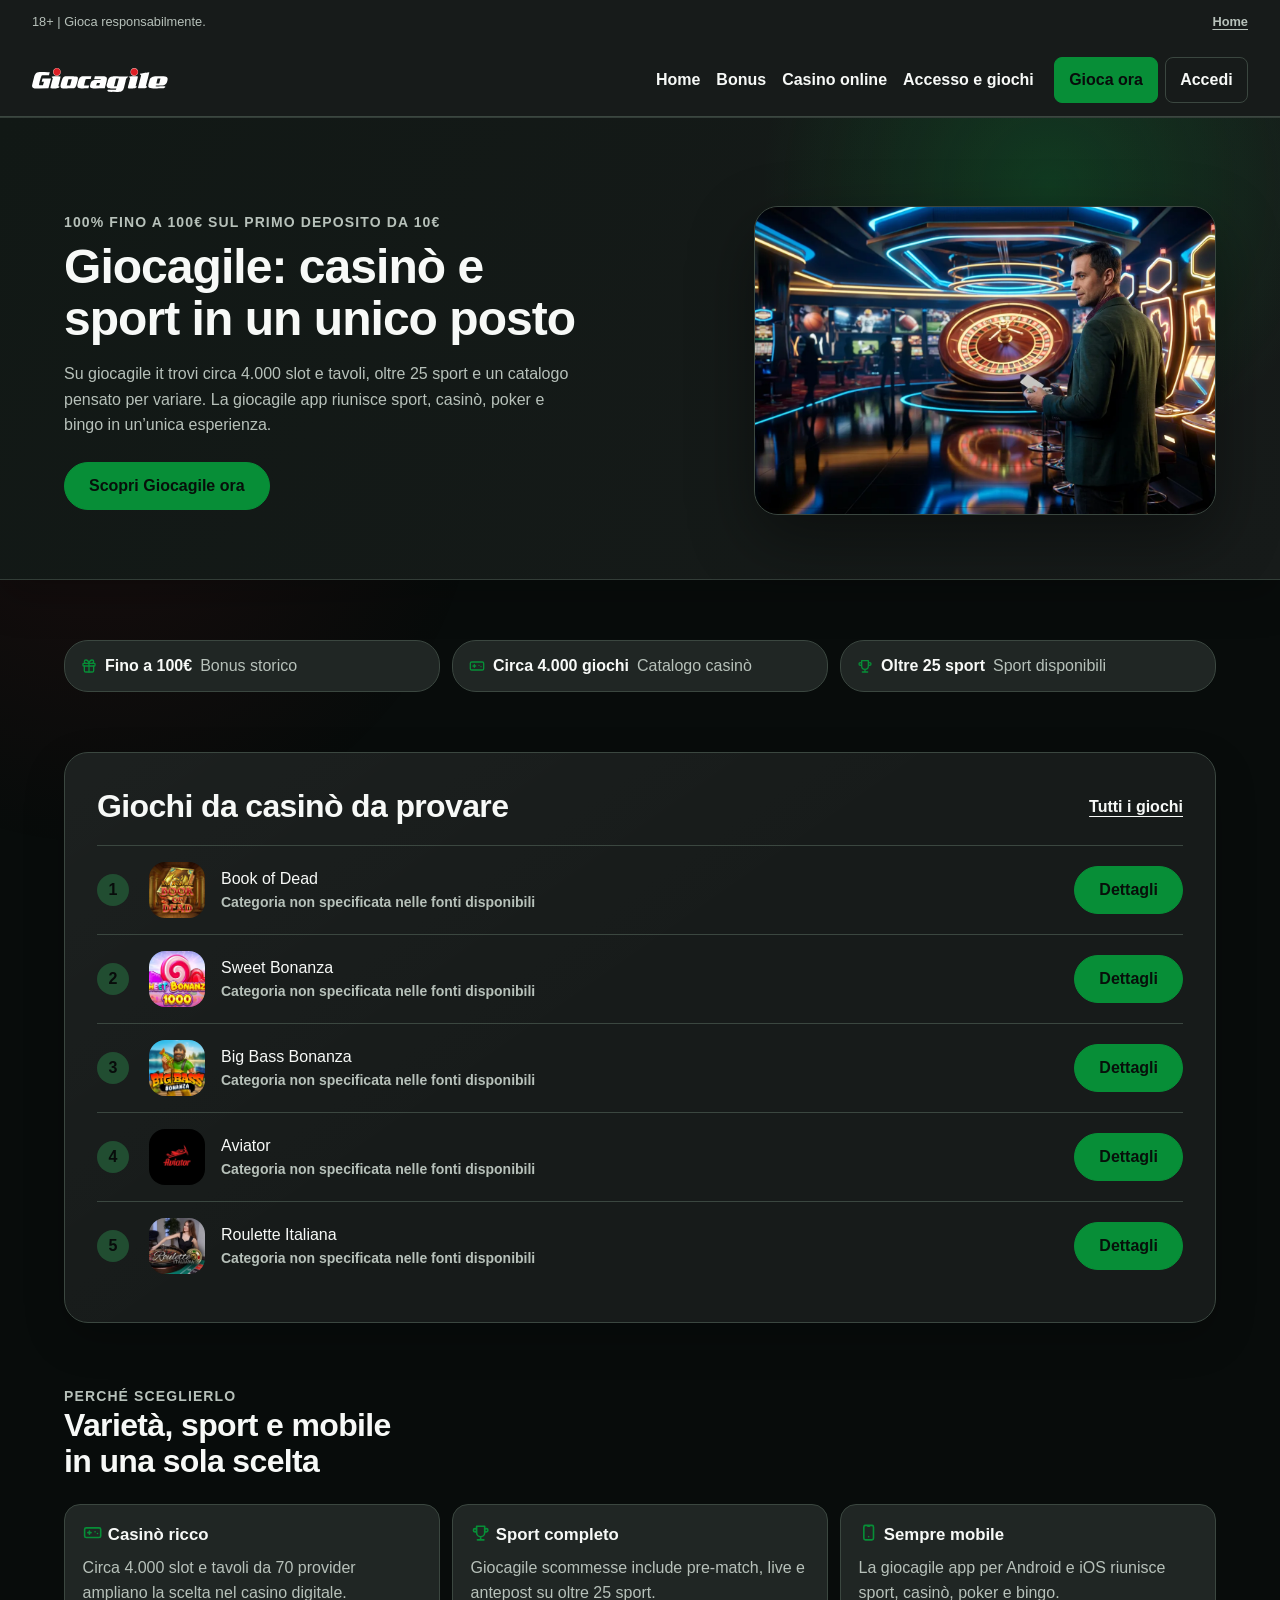
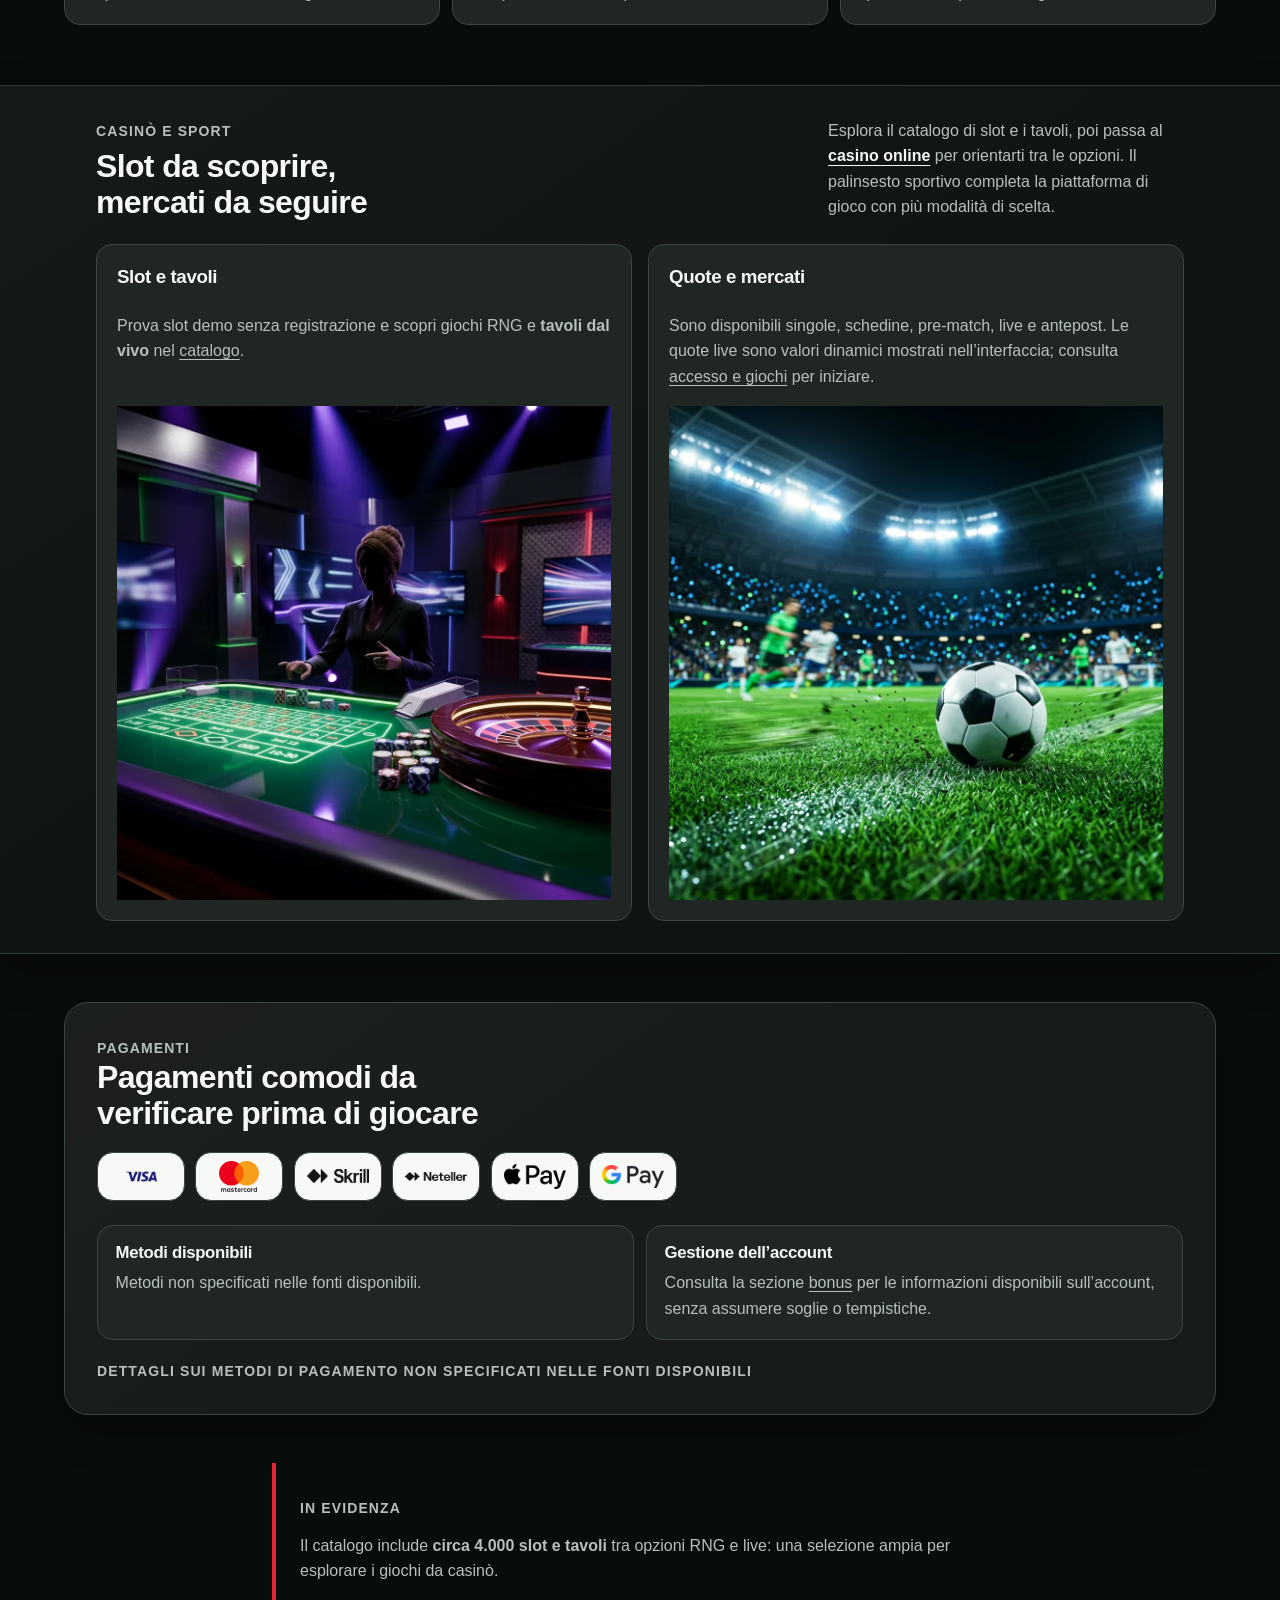
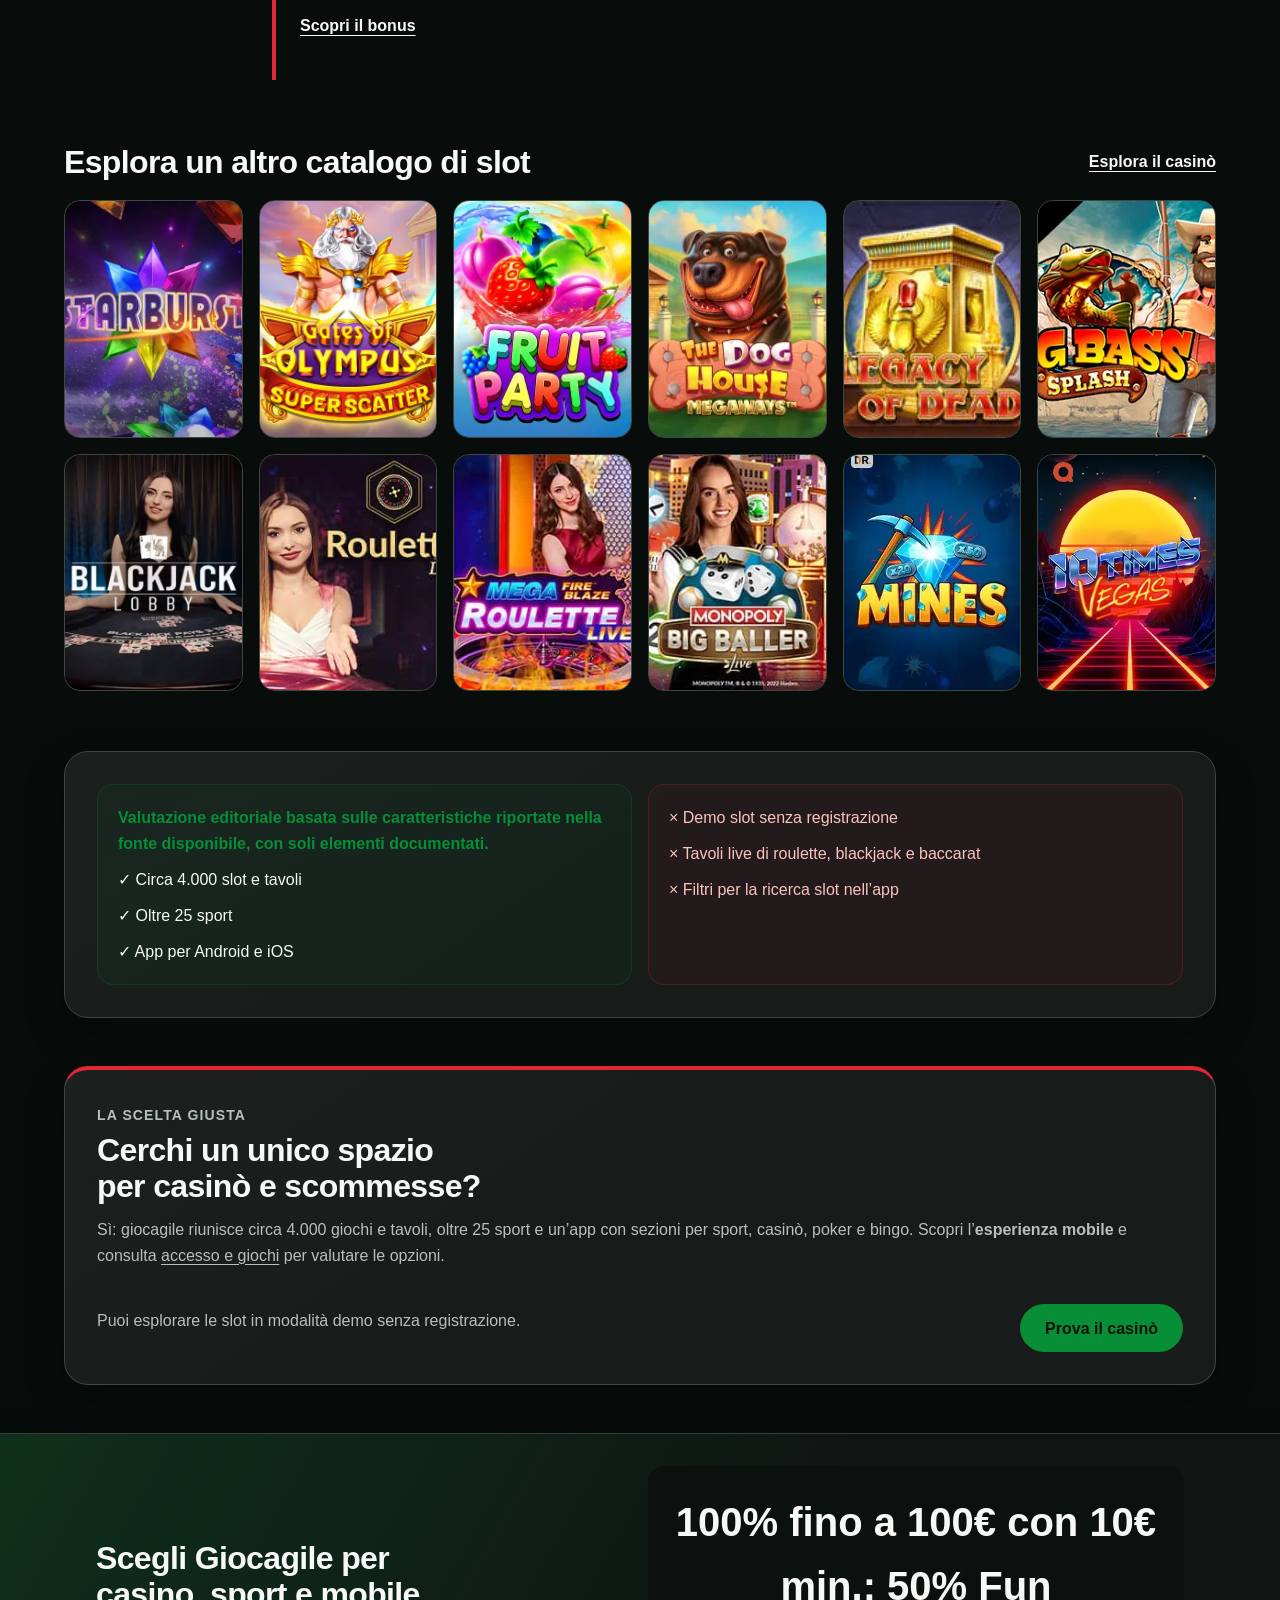
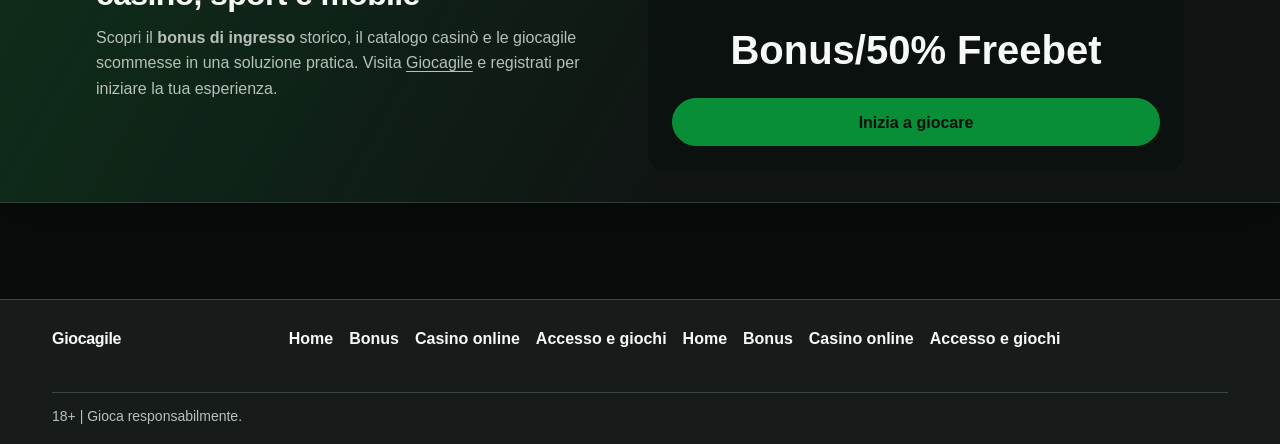
<file: index.html>
<!doctype html><!-- page route="/" -->

<html lang="it">
<head>
  <meta charset="utf-8">
  <meta name="viewport" content="width=device-width, initial-scale=1">
  <!-- Giocagile -->
  <link rel="stylesheet" href="/site.css">
  <style>@media (min-width:48.001rem){.pc-offer-hero h1{max-width:22ch}}.pc-split-section .pc-text-columns article:first-child .pc-split-section-visual{background:url("assets/block-52618f45-visual-0.webp") center/cover no-repeat}.pc-split-section .pc-text-columns article:nth-child(2) .pc-split-section-visual{background:url("assets/block-52618f45-visual-1.webp") center/cover no-repeat}body .cm-bar .cm-brand{display:flex!important;min-height:var(--control-h)!important;align-items:center!important}</style>
<title>Giocagile: casino e scommesse online</title><meta name="description" content="Scopri giocagile e giocagile it: bonus storico, migliaia di giochi, scommesse e app mobile in una guida pensata per iniziare."><link rel="canonical" href="https://casino-giocagile.it.com/"><link rel="icon" type="image/svg+xml" href="/favicon.svg"><meta property="og:title" content="Giocagile: casino e scommesse online"><meta property="og:description" content="Scopri giocagile e giocagile it: bonus storico, migliaia di giochi, scommesse e app mobile in una guida pensata per iniziare."><meta property="og:url" content="https://casino-giocagile.it.com/"><meta property="og:image" content="https://casino-giocagile.it.com/og.svg"><meta property="og:type" content="website"><meta property="og:locale" content="it_IT"><meta property="og:site_name" content="Giocagile gaming operator"><meta name="twitter:card" content="summary_large_image"><script type="application/ld+json">{"@context":"https://schema.org","@graph":[{"@type":"WebSite","name":"Giocagile: casino e scommesse online","url":"https://casino-giocagile.it.com/","description":"Scopri giocagile e giocagile it: bonus storico, migliaia di giochi, scommesse e app mobile in una guida pensata per iniziare.","inLanguage":"it"},{"@type":"BreadcrumbList","itemListElement":[{"@type":"ListItem","position":1,"name":"Giocagile: casino e scommesse online","item":"https://casino-giocagile.it.com/"}]}]}</script></head>
<body>
  <header class="ct-head">
  <div class="ct-top"><span>18+ | Gioca responsabilmente.</span><a href="/">Home</a></div>
  <div class="ct-main">
    <a class="ct-brand" href="/"><img src="/gio-logo.svg" alt="Giocagile"></a>
    <nav class="ct-nav" aria-label="Giocagile"><a href="/">Home</a><a href="/bonus/">Bonus</a><a href="/casino-online/">Casino online</a><a href="/accesso-e-giochi/">Accesso e giochi</a></nav>
    <div class="ct-actions"><a href="/referral-link" rel="sponsored nofollow noopener" target="_blank">Gioca ora</a><a href="/referral-link" rel="sponsored nofollow noopener" target="_blank">Accedi</a></div>
  </div>
</header>
  <div class="cm-bar">
    <a class="cm-brand" href="/"><img src="/gio-logo.svg" alt="Giocagile"></a>
    <button class="cm-toggle" type="button" popovertarget="cm-drawer" aria-controls="cm-drawer">Menu</button>
  </div>
  <nav class="cm-drawer" id="cm-drawer" popover="auto" aria-label="Menu">
    <div class="cm-drawer-actions"><a href="/referral-link" rel="sponsored nofollow noopener" target="_blank">Gioca ora</a><a href="/referral-link" rel="sponsored nofollow noopener" target="_blank">Accedi</a></div>
    <div class="cm-drawer-nav"><a href="/">Home</a><a href="/bonus/">Bonus</a><a href="/casino-online/">Casino online</a><a href="/accesso-e-giochi/">Accesso e giochi</a></div>
    <div class="cm-drawer-support"><a href="/">Home</a><a href="/bonus/">Bonus</a><a href="/casino-online/">Casino online</a><a href="/accesso-e-giochi/">Accesso e giochi</a></div>
  </nav>
  <main>
    <!-- block:start instance="block-7aa34415" block="home.offer-hero" -->
<section class="pc pc-offer-hero pc-band"><div><small>100% fino a 100€ sul primo deposito da 10€</small><h1>Giocagile: casinò e sport in un unico posto</h1><p>Su giocagile it trovi circa 4.000 slot e tavoli, oltre 25 sport e un catalogo pensato per variare. La giocagile app riunisce sport, casinò, poker e bingo in un’unica esperienza.</p><a class="pc-action" href="/referral-link" rel="sponsored nofollow noopener" target="_blank">Scopri Giocagile ora</a></div><figure class="pc-offer-hero-art"><img src="assets/block-7aa34415-hero-image-0.webp" alt="Promotional hero visual showcasing the welcome offer experience" width="1264" height="848" loading="eager" decoding="async" fetchpriority="high"></figure></section>

<!-- block:end instance="block-7aa34415" -->
<!-- block:start instance="block-ce8a0c0b" block="trust.fact-chips" -->
<aside class="pc pc-chip-row pc-flush"><div class="pc-pills"><span><svg class="pc-glyph" viewBox="0 0 24 24" aria-hidden="true" focusable="false"><g fill="none" stroke="currentColor" stroke-linecap="round" stroke-linejoin="round" stroke-width="2"><path d="M3 9a1 1 0 0 1 1-1h16a1 1 0 0 1 1 1v2a1 1 0 0 1-1 1H4a1 1 0 0 1-1-1zm9-1v13"></path><path d="M19 12v7a2 2 0 0 1-2 2H7a2 2 0 0 1-2-2v-7m2.5-4a2.5 2.5 0 0 1 0-5A4.8 8 0 0 1 12 8a4.8 8 0 0 1 4.5-5a2.5 2.5 0 0 1 0 5"></path></g></svg><b>Fino a 100€</b> Bonus storico</span><span><svg class="pc-glyph" viewBox="0 0 24 24" aria-hidden="true" focusable="false"><path fill="none" stroke="currentColor" stroke-linecap="round" stroke-linejoin="round" stroke-width="2" d="M2 8a2 2 0 0 1 2-2h16a2 2 0 0 1 2 2v8a2 2 0 0 1-2 2H4a2 2 0 0 1-2-2zm4 4h4m-2-2v4m7-3v.01M18 13v.01"></path></svg><b>Circa 4.000 giochi</b> Catalogo casinò</span><span><svg class="pc-glyph" viewBox="0 0 24 24" aria-hidden="true" focusable="false"><path fill="none" stroke="currentColor" stroke-linecap="round" stroke-linejoin="round" stroke-width="2" d="M8 21h8m-4-4v4M7 4h10m0 0v8a5 5 0 0 1-10 0V4M3 9a2 2 0 1 0 4 0a2 2 0 1 0-4 0m14 0a2 2 0 1 0 4 0a2 2 0 1 0-4 0"></path></svg><b>Oltre 25 sport</b> Sport disponibili</span></div></aside>

<!-- block:end instance="block-ce8a0c0b" -->
<!-- block:start instance="block-d264c76b" block="home.top-games" -->
<section class="pc pc-top-games"><header><strong>Giochi da casinò da provare</strong><a href="/referral-link" rel="sponsored nofollow noopener" target="_blank">Tutti i giochi</a></header><div><article><b>1</b><figure class="pc-top-games-thumb"><img src="assets/block-d264c76b-game-art-0.webp" alt="Book of Dead" width="500" height="500" loading="eager" decoding="async"></figure><span>Book of Dead<small>Categoria non specificata nelle fonti disponibili</small></span><a class="pc-action" href="/referral-link" rel="sponsored nofollow noopener" target="_blank">Dettagli</a></article><article><b>2</b><figure class="pc-top-games-thumb"><img src="assets/block-d264c76b-game-art-1.webp" alt="Sweet Bonanza" width="400" height="254" loading="eager" decoding="async"></figure><span>Sweet Bonanza<small>Categoria non specificata nelle fonti disponibili</small></span><a class="pc-action" href="/referral-link" rel="sponsored nofollow noopener" target="_blank">Dettagli</a></article><article><b>3</b><figure class="pc-top-games-thumb"><img src="assets/block-d264c76b-game-art-2.webp" alt="Big Bass Bonanza" width="325" height="234" loading="eager" decoding="async"></figure><span>Big Bass Bonanza<small>Categoria non specificata nelle fonti disponibili</small></span><a class="pc-action" href="/referral-link" rel="sponsored nofollow noopener" target="_blank">Dettagli</a></article><article><b>4</b><figure class="pc-top-games-thumb"><img src="assets/block-d264c76b-game-art-3.webp" alt="Aviator" width="512" height="512" loading="eager" decoding="async"></figure><span>Aviator<small>Categoria non specificata nelle fonti disponibili</small></span><a class="pc-action" href="/referral-link" rel="sponsored nofollow noopener" target="_blank">Dettagli</a></article><article><b>5</b><figure class="pc-top-games-thumb"><img src="assets/block-d264c76b-game-art-4.webp" alt="Roulette Italiana" width="256" height="256" loading="eager" decoding="async"></figure><span>Roulette Italiana<small>Categoria non specificata nelle fonti disponibili</small></span><a class="pc-action" href="/referral-link" rel="sponsored nofollow noopener" target="_blank">Dettagli</a></article></div></section>

<!-- block:end instance="block-d264c76b" -->
<!-- block:start instance="block-c31da390" block="summary.strength-cards" -->
<section class="pc pc-strength-cards pc-flush"><header><div><small>Perché sceglierlo</small><h2>Varietà, sport e mobile in una sola scelta</h2></div></header><ul class="pc-card-grid"><li><strong><svg class="pc-glyph" viewBox="0 0 24 24" aria-hidden="true" focusable="false"><path fill="none" stroke="currentColor" stroke-linecap="round" stroke-linejoin="round" stroke-width="2" d="M2 8a2 2 0 0 1 2-2h16a2 2 0 0 1 2 2v8a2 2 0 0 1-2 2H4a2 2 0 0 1-2-2zm4 4h4m-2-2v4m7-3v.01M18 13v.01"></path></svg>Casinò ricco</strong><span>Circa 4.000 slot e tavoli da 70 provider ampliano la scelta nel casino digitale.</span></li><li><strong><svg class="pc-glyph" viewBox="0 0 24 24" aria-hidden="true" focusable="false"><path fill="none" stroke="currentColor" stroke-linecap="round" stroke-linejoin="round" stroke-width="2" d="M8 21h8m-4-4v4M7 4h10m0 0v8a5 5 0 0 1-10 0V4M3 9a2 2 0 1 0 4 0a2 2 0 1 0-4 0m14 0a2 2 0 1 0 4 0a2 2 0 1 0-4 0"></path></svg>Sport completo</strong><span>Giocagile scommesse include pre-match, live e antepost su oltre 25 sport.</span></li><li><strong><svg class="pc-glyph" viewBox="0 0 24 24" aria-hidden="true" focusable="false"><path fill="none" stroke="currentColor" stroke-linecap="round" stroke-linejoin="round" stroke-width="2" d="M6 5a2 2 0 0 1 2-2h8a2 2 0 0 1 2 2v14a2 2 0 0 1-2 2H8a2 2 0 0 1-2-2zm5-1h2m-1 13v.01"></path></svg>Sempre mobile</strong><span>La giocagile app per Android e iOS riunisce sport, casinò, poker e bingo.</span></li></ul></section>

<!-- block:end instance="block-c31da390" -->
<!-- block:start instance="block-52618f45" block="narrative.split-section" -->
<section class="pc pc-split-section pc-band"><header><div><small>Casinò e sport</small><h2>Slot da scoprire, mercati da seguire</h2></div><div><p>Esplora il catalogo di slot e i tavoli, poi passa al <a href="/casino-online/">casino online</a> per orientarti tra le opzioni. Il palinsesto sportivo completa la piattaforma di gioco con più modalità di scelta.</p></div></header><div class="pc-text-columns"><article><h3>Slot e tavoli</h3><div><p>Prova slot demo senza registrazione e scopri giochi RNG e <strong>tavoli dal vivo</strong> nel <a href="/casino-online/">catalogo</a>.</p></div><figure class="pc-split-section-visual"><img src="assets/block-52618f45-visual-0.webp" alt="Editorial visual supporting each narrative column" width="1024" height="1024" loading="eager" decoding="async"></figure></article><article><h3>Quote e mercati</h3><div><p>Sono disponibili singole, schedine, pre-match, live e antepost. Le quote live sono valori dinamici mostrati nell’interfaccia; consulta <a href="/accesso-e-giochi/">accesso e giochi</a> per iniziare.</p></div><figure class="pc-split-section-visual"><img src="assets/block-52618f45-visual-1.webp" alt="Editorial visual supporting each narrative column" width="1024" height="1024" loading="eager" decoding="async"></figure></article></div></section>

<!-- block:end instance="block-52618f45" -->
<!-- block:start instance="block-a1d2be9c" block="payments.method-groups" -->
<section class="pc pc-method-groups"><header><div><small>Pagamenti</small><h2>Pagamenti comodi da verificare prima di giocare</h2></div></header><ul class="pc-method-groups__marks"><li><img src="assets/block-a1d2be9c-payment-mark-0.webp" alt="Visa" width="640" height="640" loading="eager"></li><li><img src="assets/block-a1d2be9c-payment-mark-1.webp" alt="Mastercard" width="640" height="497" loading="eager"></li><li><img src="assets/block-a1d2be9c-payment-mark-2.webp" alt="Skrill" width="640" height="143" loading="eager"></li><li><img src="assets/block-a1d2be9c-payment-mark-3.webp" alt="Neteller" width="640" height="100" loading="eager"></li><li><img src="assets/block-a1d2be9c-payment-mark-4.webp" alt="Apple Pay" width="640" height="263" loading="eager"></li><li><img src="assets/block-a1d2be9c-payment-mark-5.webp" alt="Google Pay" width="640" height="240" loading="eager"></li></ul><div class="pc-card-grid pc-method-groups__groups"><article><h3>Metodi disponibili</h3><div><p>Metodi non specificati nelle fonti disponibili.</p></div></article><article><h3>Gestione dell’account</h3><div><p>Consulta la sezione <a href="/bonus/">bonus</a> per le informazioni disponibili sull’account, senza assumere soglie o tempistiche.</p></div></article></div><footer><small>Dettagli sui metodi di pagamento non specificati nelle fonti disponibili</small></footer></section>

<!-- block:end instance="block-a1d2be9c" -->
<!-- block:start instance="block-1c24e87b" block="article.editorial-callout" -->
<aside class="pc pc-callout pc-inset"><small>In evidenza</small><div><p>Il catalogo include <strong>circa 4.000 slot e tavoli</strong> tra opzioni RNG e live: una selezione ampia per esplorare i giochi da casinò.</p></div><a href="/bonus/">Scopri il bonus</a></aside>

<!-- block:end instance="block-1c24e87b" -->
<!-- block:start instance="block-3b098595" block="home.game-carousel" -->
<section class="pc pc-game-carousel pc-flush"><header><strong>Esplora un altro catalogo di slot</strong><a href="/referral-link" rel="sponsored nofollow noopener" target="_blank">Esplora il casinò</a></header><div class="pc-game-tiles"><a href="/referral-link" rel="sponsored nofollow noopener" target="_blank" aria-label="Starburst, Categoria non specificata nelle fonti disponibili"><figure class="pc-game-tile-art"><img src="assets/block-3b098595-game-art-0.webp" alt="Starburst" width="500" height="500" loading="eager" decoding="async"></figure></a><a href="/referral-link" rel="sponsored nofollow noopener" target="_blank" aria-label="Gates of Olympus, Categoria non specificata nelle fonti disponibili"><figure class="pc-game-tile-art"><img src="assets/block-3b098595-game-art-1.webp" alt="Gates of Olympus" width="500" height="500" loading="eager" decoding="async"></figure></a><a href="/referral-link" rel="sponsored nofollow noopener" target="_blank" aria-label="Fruit Party, Categoria non specificata nelle fonti disponibili"><figure class="pc-game-tile-art"><img src="assets/block-3b098595-game-art-2.webp" alt="Fruit Party" width="325" height="234" loading="eager" decoding="async"></figure></a><a href="/referral-link" rel="sponsored nofollow noopener" target="_blank" aria-label="Dog House Megaways, Categoria non specificata nelle fonti disponibili"><figure class="pc-game-tile-art"><img src="assets/block-3b098595-game-art-3.webp" alt="Dog House Megaways" width="325" height="234" loading="eager" decoding="async"></figure></a><a href="/referral-link" rel="sponsored nofollow noopener" target="_blank" aria-label="Legacy Of Dead, Categoria non specificata nelle fonti disponibili"><figure class="pc-game-tile-art"><img src="assets/block-3b098595-game-art-4.webp" alt="Legacy Of Dead" width="300" height="169" loading="eager" decoding="async"></figure></a><a href="/referral-link" rel="sponsored nofollow noopener" target="_blank" aria-label="Big Bass Splash, Categoria non specificata nelle fonti disponibili"><figure class="pc-game-tile-art"><img src="assets/block-3b098595-game-art-5.webp" alt="Big Bass Splash" width="400" height="254" loading="eager" decoding="async"></figure></a><a href="/referral-link" rel="sponsored nofollow noopener" target="_blank" aria-label="Blackjacklobby, Categoria non specificata nelle fonti disponibili"><figure class="pc-game-tile-art"><img src="assets/block-3b098595-game-art-6.webp" alt="Blackjacklobby" width="512" height="512" loading="eager" decoding="async"></figure></a><a href="/referral-link" rel="sponsored nofollow noopener" target="_blank" aria-label="Roulette Evo, Categoria non specificata nelle fonti disponibili"><figure class="pc-game-tile-art"><img src="assets/block-3b098595-game-art-7.webp" alt="Roulette Evo" width="256" height="256" loading="eager" decoding="async"></figure></a><a href="/referral-link" rel="sponsored nofollow noopener" target="_blank" aria-label="Mega Fire Blaze Roulette Live, Categoria non specificata nelle fonti disponibili"><figure class="pc-game-tile-art"><img src="assets/block-3b098595-game-art-8.webp" alt="Mega Fire Blaze Roulette Live" width="256" height="256" loading="eager" decoding="async"></figure></a><a href="/referral-link" rel="sponsored nofollow noopener" target="_blank" aria-label="Monopoly Big Baller, Categoria non specificata nelle fonti disponibili"><figure class="pc-game-tile-art"><img src="assets/block-3b098595-game-art-9.webp" alt="Monopoly Big Baller" width="256" height="256" loading="eager" decoding="async"></figure></a><a href="/referral-link" rel="sponsored nofollow noopener" target="_blank" aria-label="Mines, Categoria non specificata nelle fonti disponibili"><figure class="pc-game-tile-art"><img src="assets/block-3b098595-game-art-10.webp" alt="Mines" width="279" height="400" loading="eager" decoding="async"></figure></a><a href="/referral-link" rel="sponsored nofollow noopener" target="_blank" aria-label="10 Times Vegas, Categoria non specificata nelle fonti disponibili"><figure class="pc-game-tile-art"><img src="assets/block-3b098595-game-art-11.webp" alt="10 Times Vegas" width="279" height="400" loading="eager" decoding="async"></figure></a></div></section>

<!-- block:end instance="block-3b098595" -->
<!-- block:start instance="block-aa11537f" block="review.pros-cons" -->
<section class="pc pc-pros-cons"><section><strong>Valutazione editoriale basata sulle caratteristiche riportate nella fonte disponibile, con soli elementi documentati.</strong><span>✓ Circa 4.000 slot e tavoli</span><span>✓ Oltre 25 sport</span><span>✓ App per Android e iOS</span></section><section><span>× Demo slot senza registrazione</span><span>× Tavoli live di roulette, blackjack e baccarat</span><span>× Filtri per la ricerca slot nell’app</span></section></section>

<!-- block:end instance="block-aa11537f" -->
<!-- block:start instance="block-6613d8d9" block="conversion.objection-answer" -->
<section class="pc pc-objection-answer"><small>La scelta giusta</small><h2>Cerchi un unico spazio per casinò e scommesse?</h2><div><p>Sì: giocagile riunisce circa 4.000 giochi e tavoli, oltre 25 sport e un’app con sezioni per sport, casinò, poker e bingo. Scopri l’<strong>esperienza mobile</strong> e consulta <a href="/accesso-e-giochi/">accesso e giochi</a> per valutare le opzioni.</p></div><footer><span>Puoi esplorare le slot in modalità demo senza registrazione.</span><a class="pc-action" href="/referral-link" rel="sponsored nofollow noopener" target="_blank">Prova il casinò</a></footer></section>

<!-- block:end instance="block-6613d8d9" -->
<!-- block:start instance="block-8ef4b145" block="conversion.closing-cta" -->
<section class="pc pc-closing-cta pc-band"><div><h2>Scegli Giocagile per casino, sport e mobile</h2><div><p>Scopri il <strong>bonus di ingresso</strong> storico, il catalogo casinò e le giocagile scommesse in una soluzione pratica. Visita <a href="/">Giocagile</a> e registrati per iniziare la tua esperienza.</p></div></div><aside><strong>100% fino a 100€ con 10€ min.: 50% Fun Bonus/50% Freebet</strong><a class="pc-action" href="/referral-link" rel="sponsored nofollow noopener" target="_blank">Inizia a giocare</a></aside></section>

<!-- block:end instance="block-8ef4b145" -->
  </main>
  <footer class="fl-foot">
  <div class="fl-inner">
    <strong>Giocagile</strong>
    <nav aria-label="Giocagile"><a href="/">Home</a><a href="/bonus/">Bonus</a><a href="/casino-online/">Casino online</a><a href="/accesso-e-giochi/">Accesso e giochi</a><a href="/">Home</a><a href="/bonus/">Bonus</a><a href="/casino-online/">Casino online</a><a href="/accesso-e-giochi/">Accesso e giochi</a></nav>
    <p>18+ | Gioca responsabilmente.</p>
  </div>
</footer>
</body>
</html>
</file>
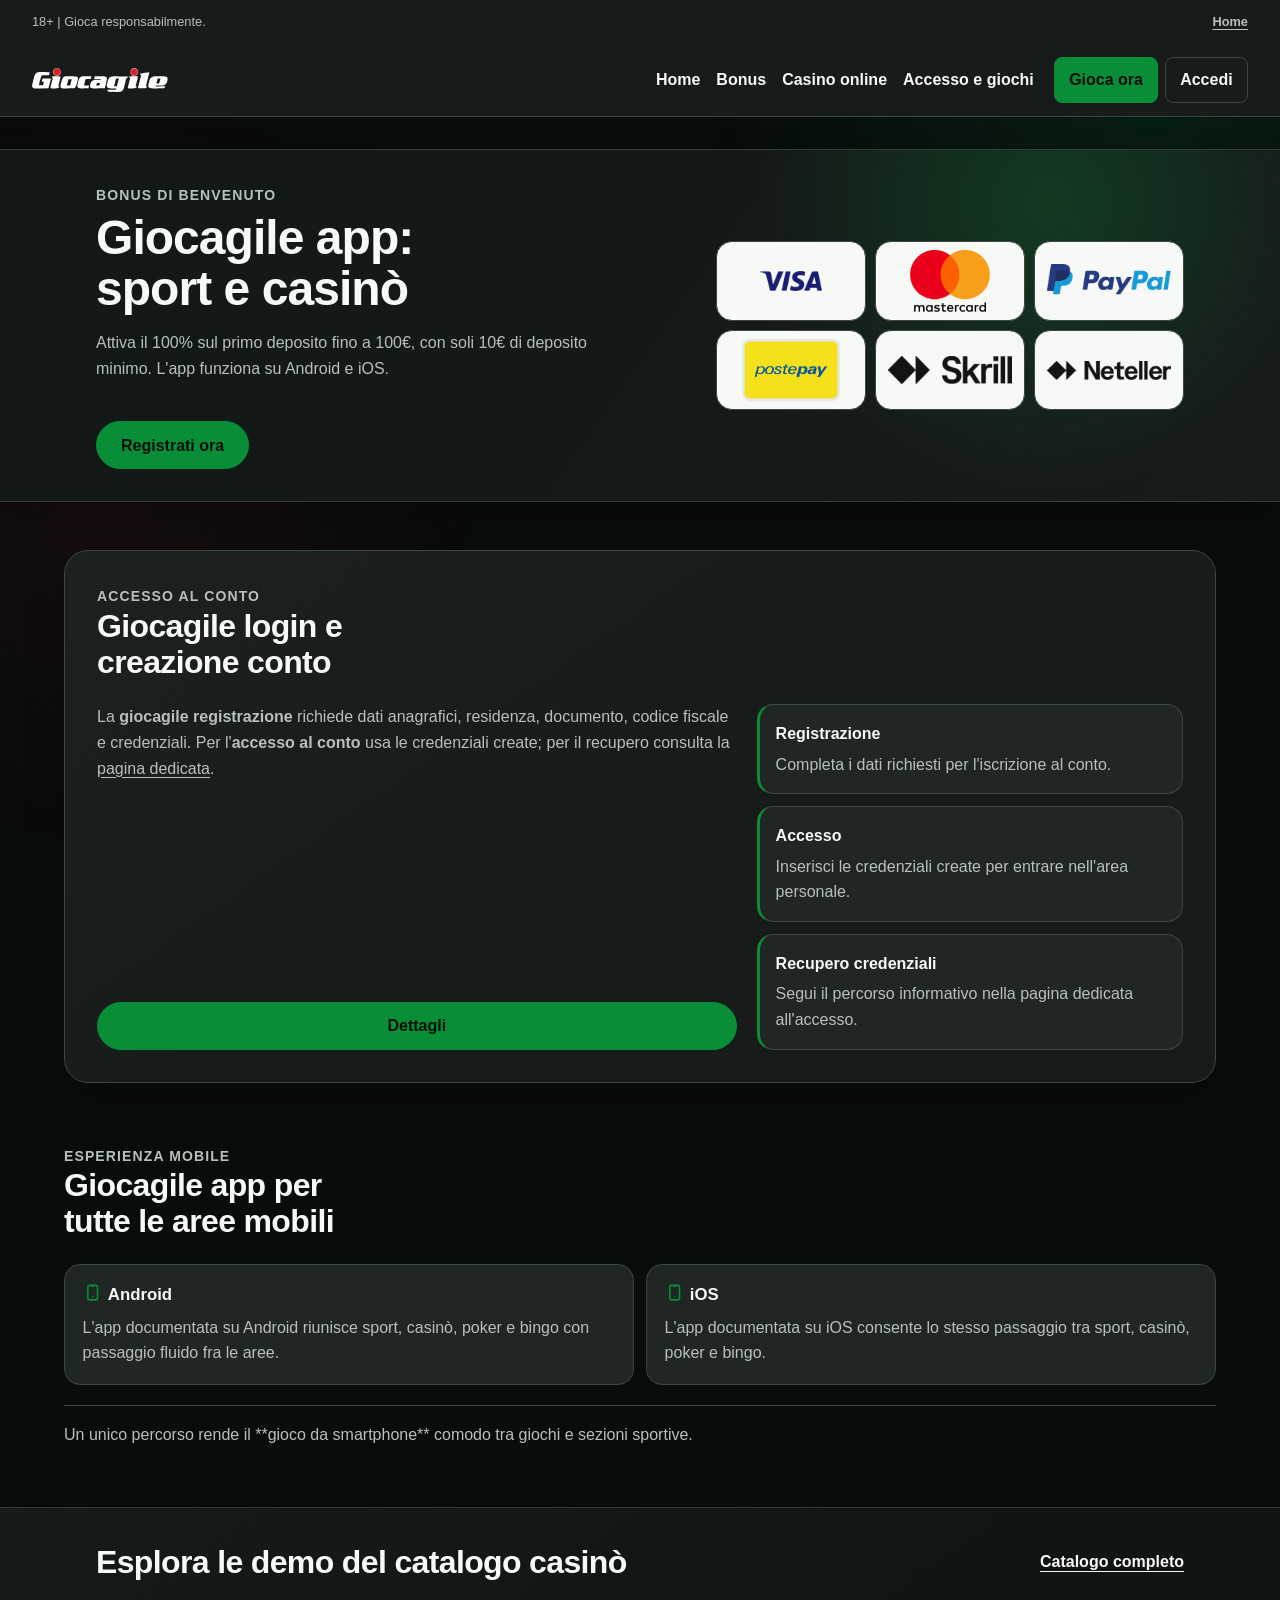
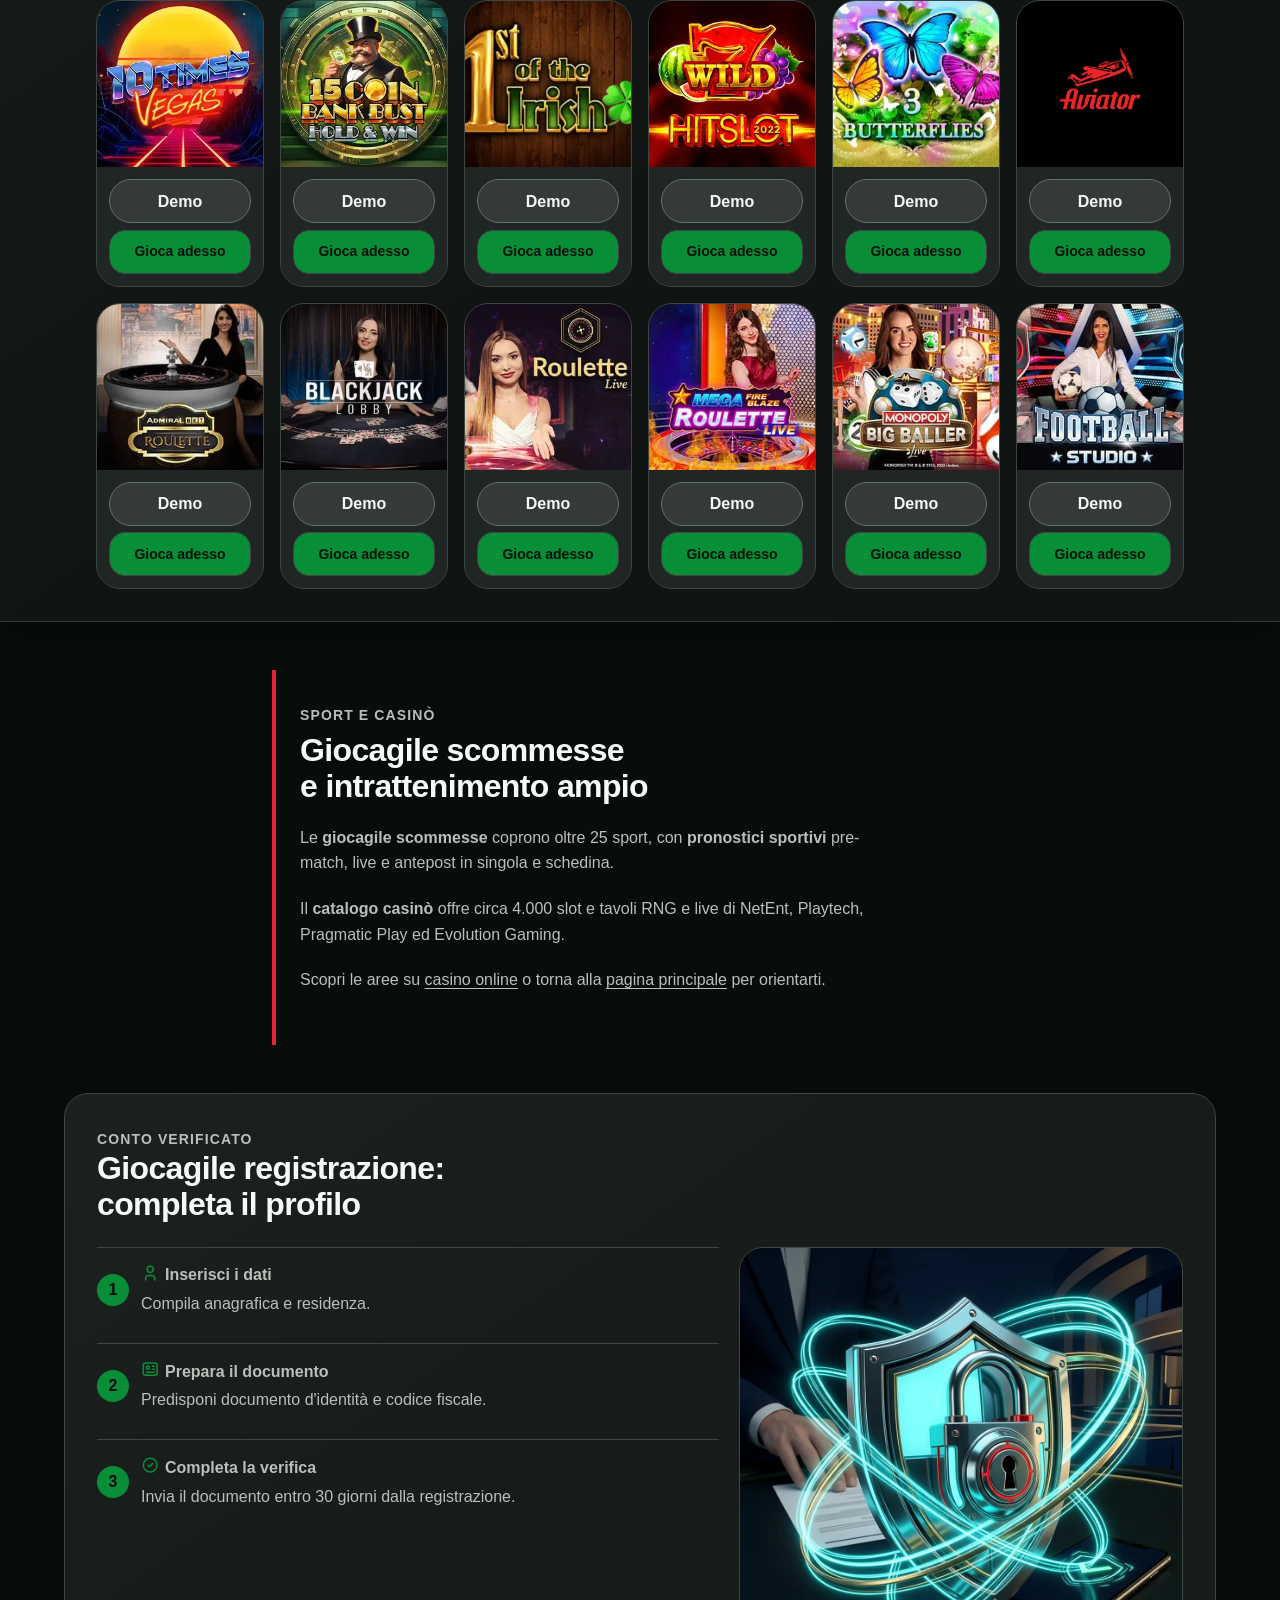
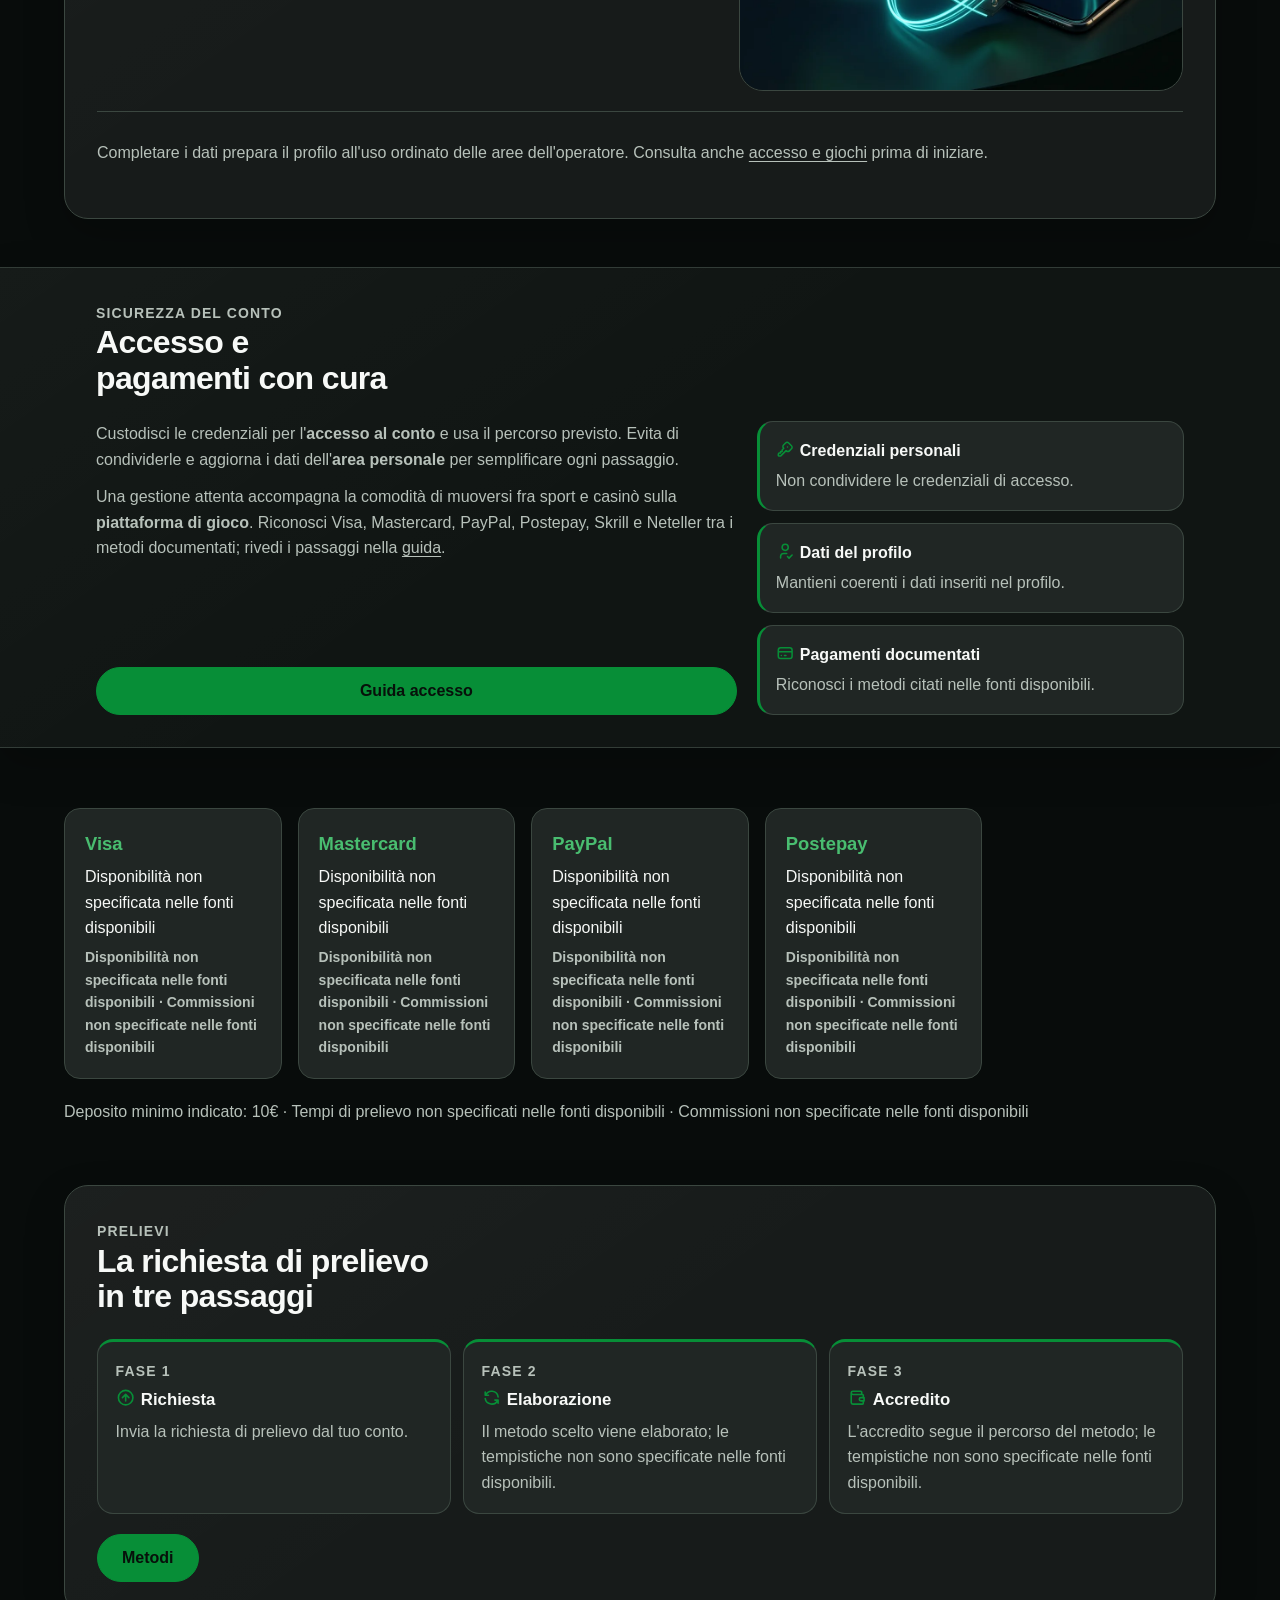
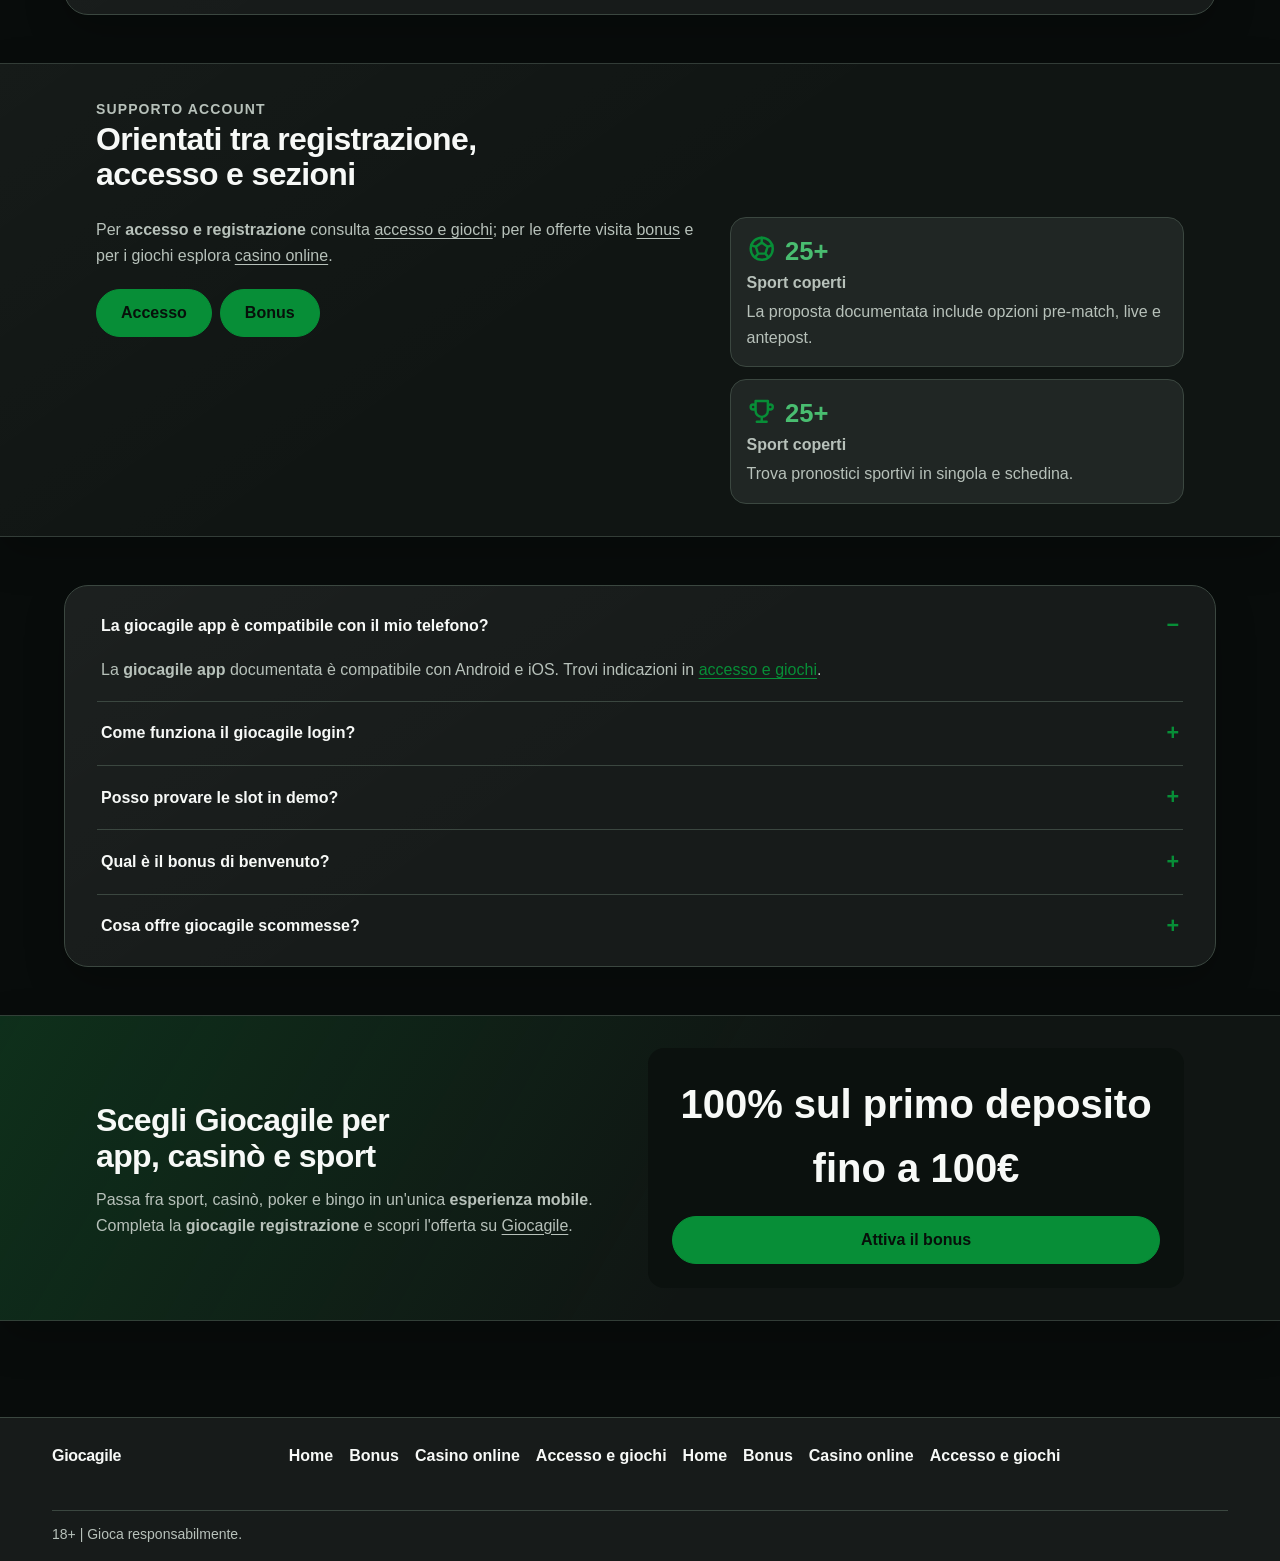
<file: accesso-e-giochi/index.html>
<!doctype html><!-- page route="/accesso-e-giochi/" -->

<html lang="it">
<head>
  <meta charset="utf-8">
  <meta name="viewport" content="width=device-width, initial-scale=1">
  <!-- Giocagile -->
  <link rel="stylesheet" href="/site.css">
<title>Giocagile app: accesso e giochi</title><meta name="description" content="Scopri giocagile app per accesso, giochi e giocagile scommesse: guida a registrazione, bonus e catalogo mobile Giocagile."><link rel="canonical" href="https://casino-giocagile.it.com/accesso-e-giochi/"><link rel="icon" type="image/svg+xml" href="/favicon.svg"><meta property="og:title" content="Giocagile app: accesso e giochi"><meta property="og:description" content="Scopri giocagile app per accesso, giochi e giocagile scommesse: guida a registrazione, bonus e catalogo mobile Giocagile."><meta property="og:url" content="https://casino-giocagile.it.com/accesso-e-giochi/"><meta property="og:image" content="https://casino-giocagile.it.com/og.svg"><meta property="og:type" content="website"><meta property="og:locale" content="it_IT"><meta property="og:site_name" content="Giocagile gaming operator"><meta name="twitter:card" content="summary_large_image"><script type="application/ld+json">{"@context":"https://schema.org","@graph":[{"@type":"WebPage","name":"Giocagile app: accesso e giochi","url":"https://casino-giocagile.it.com/accesso-e-giochi/","description":"Scopri giocagile app per accesso, giochi e giocagile scommesse: guida a registrazione, bonus e catalogo mobile Giocagile.","inLanguage":"it"},{"@type":"BreadcrumbList","itemListElement":[{"@type":"ListItem","position":1,"name":"Giocagile gaming operator","item":"https://casino-giocagile.it.com/"},{"@type":"ListItem","position":2,"name":"Giocagile app: accesso e giochi","item":"https://casino-giocagile.it.com/accesso-e-giochi/"}]}]}</script></head>
<body>
  <header class="ct-head">
  <div class="ct-top"><span>18+ | Gioca responsabilmente.</span><a href="/">Home</a></div>
  <div class="ct-main">
    <a class="ct-brand" href="/"><img src="/gio-logo.svg" alt="Giocagile"></a>
    <nav class="ct-nav" aria-label="Giocagile"><a href="/">Home</a><a href="/bonus/">Bonus</a><a href="/casino-online/">Casino online</a><a href="/accesso-e-giochi/">Accesso e giochi</a></nav>
    <div class="ct-actions"><a href="/referral-link" rel="sponsored nofollow noopener" target="_blank">Gioca ora</a><a href="/referral-link" rel="sponsored nofollow noopener" target="_blank">Accedi</a></div>
  </div>
</header>
  <div class="cm-bar">
    <a class="cm-brand" href="/"><img src="/gio-logo.svg" alt="Giocagile"></a>
    <button class="cm-toggle" type="button" popovertarget="cm-drawer" aria-controls="cm-drawer">Menu</button>
  </div>
  <nav class="cm-drawer" id="cm-drawer" popover="auto" aria-label="Menu">
    <div class="cm-drawer-actions"><a href="/referral-link" rel="sponsored nofollow noopener" target="_blank">Gioca ora</a><a href="/referral-link" rel="sponsored nofollow noopener" target="_blank">Accedi</a></div>
    <div class="cm-drawer-nav"><a href="/">Home</a><a href="/bonus/">Bonus</a><a href="/casino-online/">Casino online</a><a href="/accesso-e-giochi/">Accesso e giochi</a></div>
    <div class="cm-drawer-support"><a href="/">Home</a><a href="/bonus/">Bonus</a><a href="/casino-online/">Casino online</a><a href="/accesso-e-giochi/">Accesso e giochi</a></div>
  </nav>
  <main>
    <!-- block:start instance="block-ada9578a" block="home.offer-payment-hero" -->
<section class="pc pc-offer-payment-hero pc-band"><div><small>Bonus di benvenuto</small><h1>Giocagile app: sport e casinò</h1><p>Attiva il 100% sul primo deposito fino a 100€, con soli 10€ di deposito minimo. L&#39;app funziona su Android e iOS.</p><a class="pc-action" href="/referral-link" rel="sponsored nofollow noopener" target="_blank">Registrati ora</a></div><ul class="pc-offer-payment-marks" aria-label="Metodi di pagamento documentati"><li><img src="assets/block-ada9578a-payment-mark-0.webp" alt="Visa" width="640" height="640" loading="eager" decoding="async" fetchpriority="high"></li><li><img src="assets/block-ada9578a-payment-mark-1.webp" alt="Mastercard" width="640" height="497" loading="lazy" decoding="async"></li><li><img src="assets/block-ada9578a-payment-mark-2.webp" alt="PayPal" width="640" height="171" loading="lazy" decoding="async"></li><li><img src="assets/block-ada9578a-payment-mark-3.webp" alt="PostePay" width="640" height="405" loading="lazy" decoding="async"></li><li><img src="assets/block-ada9578a-payment-mark-4.webp" alt="Skrill" width="640" height="143" loading="lazy" decoding="async"></li><li><img src="assets/block-ada9578a-payment-mark-5.webp" alt="Neteller" width="640" height="100" loading="lazy" decoding="async"></li></ul></section>

<!-- block:end instance="block-ada9578a" -->
<!-- block:start instance="block-acd9d2e6" block="guidance.access-guide" -->
<section class="pc pc-guide-panel pc-access-guide"><header><div><small>Accesso al conto</small><h2>Giocagile login e creazione conto</h2></div></header><div class="pc-guide-panel__grid"><div class="pc-guide-panel__body"><p>La <strong>giocagile registrazione</strong> richiede dati anagrafici, residenza, documento, codice fiscale e credenziali. Per l&#39;<strong>accesso al conto</strong> usa le credenziali create; per il recupero consulta la <a href="/accesso-e-giochi/">pagina dedicata</a>.</p><a class="pc-action" href="/accesso-e-giochi/">Dettagli</a></div><ul class="pc-guide-panel__notes"><li><strong>Registrazione</strong><span>Completa i dati richiesti per l&#39;iscrizione al conto.</span></li><li><strong>Accesso</strong><span>Inserisci le credenziali create per entrare nell&#39;area personale.</span></li><li><strong>Recupero credenziali</strong><span>Segui il percorso informativo nella pagina dedicata all&#39;accesso.</span></li></ul></div></section>

<!-- block:end instance="block-acd9d2e6" -->
<!-- block:start instance="block-a3a95830" block="guidance.platform-cards" -->
<section class="pc pc-platform-cards pc-flush"><header><div><small>Esperienza mobile</small><h2>Giocagile app per tutte le aree mobili</h2></div></header><ul class="pc-card-grid"><li><strong><svg class="pc-glyph" viewBox="0 0 24 24" aria-hidden="true" focusable="false"><path fill="none" stroke="currentColor" stroke-linecap="round" stroke-linejoin="round" stroke-width="2" d="M6 5a2 2 0 0 1 2-2h8a2 2 0 0 1 2 2v14a2 2 0 0 1-2 2H8a2 2 0 0 1-2-2zm5-1h2m-1 13v.01"></path></svg>Android</strong><span>L&#39;app documentata su Android riunisce sport, casinò, poker e bingo con passaggio fluido fra le aree.</span></li><li><strong><svg class="pc-glyph" viewBox="0 0 24 24" aria-hidden="true" focusable="false"><path fill="none" stroke="currentColor" stroke-linecap="round" stroke-linejoin="round" stroke-width="2" d="M6 5a2 2 0 0 1 2-2h8a2 2 0 0 1 2 2v14a2 2 0 0 1-2 2H8a2 2 0 0 1-2-2zm5-1h2m-1 13v.01"></path></svg>iOS</strong><span>L&#39;app documentata su iOS consente lo stesso passaggio tra sport, casinò, poker e bingo.</span></li></ul><p class="pc-platform-cards__summary">Un unico percorso rende il **gioco da smartphone** comodo tra giochi e sezioni sportive.</p></section>

<!-- block:end instance="block-a3a95830" -->
<!-- block:start instance="block-b5499afb" block="home.game-demo-grid" -->
<section class="pc pc-game-demo-grid pc-band"><header><strong>Esplora le demo del catalogo casinò</strong><a href="/referral-link" rel="sponsored nofollow noopener" target="_blank">Catalogo completo</a></header><div class="pc-game-tiles pc-game-demo-cards"><article class="pc-game-demo-card"><figure class="pc-game-tile-art"><img src="assets/block-b5499afb-game-art-0.webp" alt="10 Times Vegas" width="279" height="400" loading="lazy"></figure><footer><a href="/referral-link" rel="sponsored nofollow noopener" target="_blank" aria-label="Demo: 10 Times Vegas">Demo</a><a class="pc-action" href="/referral-link" rel="sponsored nofollow noopener" target="_blank" aria-label="Gioca adesso: 10 Times Vegas">Gioca adesso</a></footer></article><article class="pc-game-demo-card"><figure class="pc-game-tile-art"><img src="assets/block-b5499afb-game-art-1.webp" alt="15 Coin Bank Bust" width="279" height="400" loading="lazy"></figure><footer><a href="/referral-link" rel="sponsored nofollow noopener" target="_blank" aria-label="Demo: 15 Coin Bank Bust">Demo</a><a class="pc-action" href="/referral-link" rel="sponsored nofollow noopener" target="_blank" aria-label="Gioca adesso: 15 Coin Bank Bust">Gioca adesso</a></footer></article><article class="pc-game-demo-card"><figure class="pc-game-tile-art"><img src="assets/block-b5499afb-game-art-2.webp" alt="1st of the Irish" width="320" height="241" loading="lazy"></figure><footer><a href="/referral-link" rel="sponsored nofollow noopener" target="_blank" aria-label="Demo: 1st of the Irish">Demo</a><a class="pc-action" href="/referral-link" rel="sponsored nofollow noopener" target="_blank" aria-label="Gioca adesso: 1st of the Irish">Gioca adesso</a></footer></article><article class="pc-game-demo-card"><figure class="pc-game-tile-art"><img src="assets/block-b5499afb-game-art-3.webp" alt="2022 Hit Slot" width="400" height="254" loading="lazy"></figure><footer><a href="/referral-link" rel="sponsored nofollow noopener" target="_blank" aria-label="Demo: 2022 Hit Slot">Demo</a><a class="pc-action" href="/referral-link" rel="sponsored nofollow noopener" target="_blank" aria-label="Gioca adesso: 2022 Hit Slot">Gioca adesso</a></footer></article><article class="pc-game-demo-card"><figure class="pc-game-tile-art"><img src="assets/block-b5499afb-game-art-4.webp" alt="3 Butterflies" width="320" height="241" loading="lazy"></figure><footer><a href="/referral-link" rel="sponsored nofollow noopener" target="_blank" aria-label="Demo: 3 Butterflies">Demo</a><a class="pc-action" href="/referral-link" rel="sponsored nofollow noopener" target="_blank" aria-label="Gioca adesso: 3 Butterflies">Gioca adesso</a></footer></article><article class="pc-game-demo-card"><figure class="pc-game-tile-art"><img src="assets/block-b5499afb-game-art-5.webp" alt="Aviator" width="512" height="512" loading="lazy"></figure><footer><a href="/referral-link" rel="sponsored nofollow noopener" target="_blank" aria-label="Demo: Aviator">Demo</a><a class="pc-action" href="/referral-link" rel="sponsored nofollow noopener" target="_blank" aria-label="Gioca adesso: Aviator">Gioca adesso</a></footer></article><article class="pc-game-demo-card"><figure class="pc-game-tile-art"><img src="assets/block-b5499afb-game-art-6.webp" alt="Admiral Roulette 2" width="256" height="256" loading="lazy"></figure><footer><a href="/referral-link" rel="sponsored nofollow noopener" target="_blank" aria-label="Demo: Admiral Roulette 2">Demo</a><a class="pc-action" href="/referral-link" rel="sponsored nofollow noopener" target="_blank" aria-label="Gioca adesso: Admiral Roulette 2">Gioca adesso</a></footer></article><article class="pc-game-demo-card"><figure class="pc-game-tile-art"><img src="assets/block-b5499afb-game-art-7.webp" alt="Blackjacklobby" width="512" height="512" loading="lazy"></figure><footer><a href="/referral-link" rel="sponsored nofollow noopener" target="_blank" aria-label="Demo: Blackjacklobby">Demo</a><a class="pc-action" href="/referral-link" rel="sponsored nofollow noopener" target="_blank" aria-label="Gioca adesso: Blackjacklobby">Gioca adesso</a></footer></article><article class="pc-game-demo-card"><figure class="pc-game-tile-art"><img src="assets/block-b5499afb-game-art-8.webp" alt="Roulette Evo" width="256" height="256" loading="lazy"></figure><footer><a href="/referral-link" rel="sponsored nofollow noopener" target="_blank" aria-label="Demo: Roulette Evo">Demo</a><a class="pc-action" href="/referral-link" rel="sponsored nofollow noopener" target="_blank" aria-label="Gioca adesso: Roulette Evo">Gioca adesso</a></footer></article><article class="pc-game-demo-card"><figure class="pc-game-tile-art"><img src="assets/block-b5499afb-game-art-9.webp" alt="Mega Fire Blaze Roulette Live" width="256" height="256" loading="lazy"></figure><footer><a href="/referral-link" rel="sponsored nofollow noopener" target="_blank" aria-label="Demo: Mega Fire Blaze Roulette Live">Demo</a><a class="pc-action" href="/referral-link" rel="sponsored nofollow noopener" target="_blank" aria-label="Gioca adesso: Mega Fire Blaze Roulette Live">Gioca adesso</a></footer></article><article class="pc-game-demo-card"><figure class="pc-game-tile-art"><img src="assets/block-b5499afb-game-art-10.webp" alt="Monopoly Big Baller" width="256" height="256" loading="lazy"></figure><footer><a href="/referral-link" rel="sponsored nofollow noopener" target="_blank" aria-label="Demo: Monopoly Big Baller">Demo</a><a class="pc-action" href="/referral-link" rel="sponsored nofollow noopener" target="_blank" aria-label="Gioca adesso: Monopoly Big Baller">Gioca adesso</a></footer></article><article class="pc-game-demo-card"><figure class="pc-game-tile-art"><img src="assets/block-b5499afb-game-art-11.webp" alt="Football Studio" width="256" height="256" loading="lazy"></figure><footer><a href="/referral-link" rel="sponsored nofollow noopener" target="_blank" aria-label="Demo: Football Studio">Demo</a><a class="pc-action" href="/referral-link" rel="sponsored nofollow noopener" target="_blank" aria-label="Gioca adesso: Football Studio">Gioca adesso</a></footer></article></div></section>

<!-- block:end instance="block-b5499afb" -->
<!-- block:start instance="block-f1668364" block="narrative.prose-section" -->
<section class="pc pc-prose-section pc-inset"><header><small>Sport e casinò</small><h2>Giocagile scommesse e intrattenimento ampio</h2></header><div class="pc-prose"><p>Le <strong>giocagile scommesse</strong> coprono oltre 25 sport, con <strong>pronostici sportivi</strong> pre-match, live e antepost in singola e schedina.</p>
<p>Il <strong>catalogo casinò</strong> offre circa 4.000 slot e tavoli RNG e live di NetEnt, Playtech, Pragmatic Play ed Evolution Gaming.</p>
<p>Scopri le aree su <a href="/casino-online/">casino online</a> o torna alla <a href="/">pagina principale</a> per orientarti.</p></div></section>

<!-- block:end instance="block-f1668364" -->
<!-- block:start instance="block-051072af" block="compliance.verification-steps" -->
<section class="pc pc-verification-steps"><header><div><small>Conto verificato</small><h2>Giocagile registrazione: completa il profilo</h2></div></header><div class="pc-verification-steps__grid"><ol class="pc-verification-steps__steps"><li><b>1</b><span><strong><svg class="pc-glyph" viewBox="0 0 24 24" aria-hidden="true" focusable="false"><path fill="none" stroke="currentColor" stroke-linecap="round" stroke-linejoin="round" stroke-width="2" d="M8 7a4 4 0 1 0 8 0a4 4 0 0 0-8 0M6 21v-2a4 4 0 0 1 4-4h4a4 4 0 0 1 4 4v2"></path></svg>Inserisci i dati</strong><span>Compila anagrafica e residenza.</span></span></li><li><b>2</b><span><strong><svg class="pc-glyph" viewBox="0 0 24 24" aria-hidden="true" focusable="false"><g fill="none" stroke="currentColor" stroke-linecap="round" stroke-linejoin="round" stroke-width="2"><path d="M3 7a3 3 0 0 1 3-3h12a3 3 0 0 1 3 3v10a3 3 0 0 1-3 3H6a3 3 0 0 1-3-3z"></path><path d="M7 10a2 2 0 1 0 4 0a2 2 0 1 0-4 0m8-2h2m-2 4h2M7 16h10"></path></g></svg>Prepara il documento</strong><span>Predisponi documento d&#39;identità e codice fiscale.</span></span></li><li><b>3</b><span><strong><svg class="pc-glyph" viewBox="0 0 24 24" aria-hidden="true" focusable="false"><g fill="none" stroke="currentColor" stroke-linecap="round" stroke-linejoin="round" stroke-width="2"><path d="M3 12a9 9 0 1 0 18 0a9 9 0 1 0-18 0"></path><path d="m9 12l2 2l4-4"></path></g></svg>Completa la verifica</strong><span>Invia il documento entro 30 giorni dalla registrazione.</span></span></li></ol><figure class="pc-verification-steps__visual"><img src="assets/block-051072af-visual-0.webp" alt="Editorial visual supporting the verification flow" width="1024" height="1024" loading="eager" decoding="sync" fetchpriority="high"></figure></div><div class="pc-verification-steps__rationale"><p>Completare i dati prepara il profilo all&#39;uso ordinato delle aree dell&#39;operatore. Consulta anche <a href="/accesso-e-giochi/">accesso e giochi</a> prima di iniziare.</p></div></section>

<!-- block:end instance="block-051072af" -->
<!-- block:start instance="block-0c68cfa9" block="trust.account-security" -->
<section class="pc pc-guide-panel pc-account-security pc-band"><header><div><small>Sicurezza del conto</small><h2>Accesso e pagamenti con cura</h2></div></header><div class="pc-guide-panel__grid"><div class="pc-guide-panel__body"><p>Custodisci le credenziali per l&#39;<strong>accesso al conto</strong> e usa il percorso previsto. Evita di condividerle e aggiorna i dati dell&#39;<strong>area personale</strong> per semplificare ogni passaggio.</p>
<p>Una gestione attenta accompagna la comodità di muoversi fra sport e casinò sulla <strong>piattaforma di gioco</strong>. Riconosci Visa, Mastercard, PayPal, Postepay, Skrill e Neteller tra i metodi documentati; rivedi i passaggi nella <a href="/accesso-e-giochi/">guida</a>.</p><a class="pc-action" href="/accesso-e-giochi/">Guida accesso</a></div><ul class="pc-guide-panel__notes"><li><strong><svg class="pc-glyph" viewBox="0 0 24 24" aria-hidden="true" focusable="false"><path fill="none" stroke="currentColor" stroke-linecap="round" stroke-linejoin="round" stroke-width="2" d="m16.555 3.843l3.602 3.602a2.877 2.877 0 0 1 0 4.069l-2.643 2.643a2.877 2.877 0 0 1-4.069 0l-.301-.301l-6.558 6.558a2 2 0 0 1-1.239.578L5.172 21H4a1 1 0 0 1-.993-.883L3 20v-1.172a2 2 0 0 1 .467-1.284l.119-.13L4 17h2v-2h2v-2l2.144-2.144l-.301-.301a2.877 2.877 0 0 1 0-4.069l2.643-2.643a2.877 2.877 0 0 1 4.069 0M15 9h.01"></path></svg>Credenziali personali</strong><span>Non condividere le credenziali di accesso.</span></li><li><strong><svg class="pc-glyph" viewBox="0 0 24 24" aria-hidden="true" focusable="false"><path fill="none" stroke="currentColor" stroke-linecap="round" stroke-linejoin="round" stroke-width="2" d="M8 7a4 4 0 1 0 8 0a4 4 0 0 0-8 0M6 21v-2a4 4 0 0 1 4-4h4m1 4l2 2l4-4"></path></svg>Dati del profilo</strong><span>Mantieni coerenti i dati inseriti nel profilo.</span></li><li><strong><svg class="pc-glyph" viewBox="0 0 24 24" aria-hidden="true" focusable="false"><path fill="none" stroke="currentColor" stroke-linecap="round" stroke-linejoin="round" stroke-width="2" d="M3 8a3 3 0 0 1 3-3h12a3 3 0 0 1 3 3v8a3 3 0 0 1-3 3H6a3 3 0 0 1-3-3zm0 2h18M7 15h.01M11 15h2"></path></svg>Pagamenti documentati</strong><span>Riconosci i metodi citati nelle fonti disponibili.</span></li></ul></div></section>

<!-- block:end instance="block-0c68cfa9" -->
<!-- block:start instance="block-c7b9f171" block="payments.method-cards" -->
<section class="pc pc-payment-cards pc-flush"><article><b>Visa</b><span>Disponibilità non specificata nelle fonti disponibili</span><small>Disponibilità non specificata nelle fonti disponibili · Commissioni non specificate nelle fonti disponibili</small></article><article><b>Mastercard</b><span>Disponibilità non specificata nelle fonti disponibili</span><small>Disponibilità non specificata nelle fonti disponibili · Commissioni non specificate nelle fonti disponibili</small></article><article><b>PayPal</b><span>Disponibilità non specificata nelle fonti disponibili</span><small>Disponibilità non specificata nelle fonti disponibili · Commissioni non specificate nelle fonti disponibili</small></article><article><b>Postepay</b><span>Disponibilità non specificata nelle fonti disponibili</span><small>Disponibilità non specificata nelle fonti disponibili · Commissioni non specificate nelle fonti disponibili</small></article><aside>Deposito minimo indicato: 10€ · Tempi di prelievo non specificati nelle fonti disponibili · Commissioni non specificate nelle fonti disponibili</aside></section>

<!-- block:end instance="block-c7b9f171" -->
<!-- block:start instance="block-cc5260e1" block="payments.withdrawal-timeline" -->
<section class="pc pc-withdrawal-timeline"><header><div><small>Prelievi</small><h2>La richiesta di prelievo in tre passaggi</h2></div></header><ol class="pc-withdrawal-timeline__phases"><li><small>Fase 1</small><strong><svg class="pc-glyph" viewBox="0 0 24 24" aria-hidden="true" focusable="false"><path fill="none" stroke="currentColor" stroke-linecap="round" stroke-linejoin="round" stroke-width="2" d="M3 12a9 9 0 1 0 18 0a9 9 0 0 0-18 0m9-4l-4 4m4-4v8m4-4l-4-4"></path></svg>Richiesta</strong><span>Invia la richiesta di prelievo dal tuo conto.</span></li><li><small>Fase 2</small><strong><svg class="pc-glyph" viewBox="0 0 24 24" aria-hidden="true" focusable="false"><path fill="none" stroke="currentColor" stroke-linecap="round" stroke-linejoin="round" stroke-width="2" d="M20 11A8.1 8.1 0 0 0 4.5 9M4 5v4h4m-4 4a8.1 8.1 0 0 0 15.5 2m.5 4v-4h-4"></path></svg>Elaborazione</strong><span>Il metodo scelto viene elaborato; le tempistiche non sono specificate nelle fonti disponibili.</span></li><li><small>Fase 3</small><strong><svg class="pc-glyph" viewBox="0 0 24 24" aria-hidden="true" focusable="false"><g fill="none" stroke="currentColor" stroke-linecap="round" stroke-linejoin="round" stroke-width="2"><path d="M17 8V5a1 1 0 0 0-1-1H6a2 2 0 0 0 0 4h12a1 1 0 0 1 1 1v3m0 4v3a1 1 0 0 1-1 1H6a2 2 0 0 1-2-2V6"></path><path d="M20 12v4h-4a2 2 0 0 1 0-4z"></path></g></svg>Accredito</strong><span>L&#39;accredito segue il percorso del metodo; le tempistiche non sono specificate nelle fonti disponibili.</span></li></ol><footer><a class="pc-action" href="/bonus/">Metodi</a></footer></section>

<!-- block:end instance="block-cc5260e1" -->
<!-- block:start instance="block-7049ed8f" block="support.channel-band" -->
<section class="pc pc-channel-band pc-band"><header><div><small>Supporto account</small><h2>Orientati tra registrazione, accesso e sezioni</h2></div></header><div class="pc-channel-band__grid"><div class="pc-channel-band__body"><p>Per <strong>accesso e registrazione</strong> consulta <a href="/accesso-e-giochi/">accesso e giochi</a>; per le offerte visita <a href="/bonus/">bonus</a> e per i giochi esplora <a href="/casino-online/">casino online</a>.</p><div class="pc-channel-band__actions"><a class="pc-action" href="/accesso-e-giochi/">Accesso</a><a class="pc-action" href="/bonus/">Bonus</a></div></div><ul class="pc-channel-band__stats"><li><b><svg class="pc-glyph" viewBox="0 0 24 24" aria-hidden="true" focusable="false"><g fill="none" stroke="currentColor" stroke-linecap="round" stroke-linejoin="round" stroke-width="2"><path d="M3 12a9 9 0 1 0 18 0a9 9 0 1 0-18 0"></path><path d="m12 7l4.76 3.45L15 16H9l-1.76-5.55zm0 0V3m3 13l2.5 3m-.74-8.55L20.5 9M9.06 16.05L6.5 19m.74-8.55L3.5 9"></path></g></svg>25+</b><strong>Sport coperti</strong><span>La proposta documentata include opzioni pre-match, live e antepost.</span></li><li><b><svg class="pc-glyph" viewBox="0 0 24 24" aria-hidden="true" focusable="false"><path fill="none" stroke="currentColor" stroke-linecap="round" stroke-linejoin="round" stroke-width="2" d="M8 21h8m-4-4v4M7 4h10m0 0v8a5 5 0 0 1-10 0V4M3 9a2 2 0 1 0 4 0a2 2 0 1 0-4 0m14 0a2 2 0 1 0 4 0a2 2 0 1 0-4 0"></path></svg>25+</b><strong>Sport coperti</strong><span>Trova pronostici sportivi in singola e schedina.</span></li></ul></div></section>

<!-- block:end instance="block-7049ed8f" -->
<!-- block:start instance="block-b77964bc" block="interaction.faq-accordion" -->
<section class="pc pc-faq"><details name="pc-faq-La giocagile app è compatibile con il mio telefono?" open><summary>La giocagile app è compatibile con il mio telefono?</summary><div><p>La <strong>giocagile app</strong> documentata è compatibile con Android e iOS. Trovi indicazioni in <a href="/accesso-e-giochi/">accesso e giochi</a>.</p></div></details><details name="pc-faq-La giocagile app è compatibile con il mio telefono?"><summary>Come funziona il giocagile login?</summary><div><p>Usa le credenziali create durante la <strong>giocagile registrazione</strong> per entrare nell&#39;<strong>area personale</strong>.</p></div></details><details name="pc-faq-La giocagile app è compatibile con il mio telefono?"><summary>Posso provare le slot in demo?</summary><div><p>Sì, le slot sono provabili gratis in versione demo senza registrazione. Esplora il <a href="/casino-online/">catalogo casinò</a>.</p></div></details><details name="pc-faq-La giocagile app è compatibile con il mio telefono?"><summary>Qual è il bonus di benvenuto?</summary><div><p>Il bonus documentato è il <strong>100% fino a 100€</strong> sul primo deposito, con minimo 10€: metà Fun Bonus e metà Freebet sport. Consulta <a href="/bonus/">bonus</a>.</p></div></details><details name="pc-faq-La giocagile app è compatibile con il mio telefono?"><summary>Cosa offre giocagile scommesse?</summary><div><p>La proposta copre oltre 25 sport con opzioni pre-match, live e antepost, in singola e schedina.</p></div></details></section>

<!-- block:end instance="block-b77964bc" -->
<!-- block:start instance="block-23e2c0ff" block="conversion.closing-cta" -->
<section class="pc pc-closing-cta pc-band"><div><h2>Scegli Giocagile per app, casinò e sport</h2><div><p>Passa fra sport, casinò, poker e bingo in un&#39;unica <strong>esperienza mobile</strong>. Completa la <strong>giocagile registrazione</strong> e scopri l&#39;offerta su <a href="/">Giocagile</a>.</p></div></div><aside><strong>100% sul primo deposito fino a 100€</strong><a class="pc-action" href="/referral-link" rel="sponsored nofollow noopener" target="_blank">Attiva il bonus</a></aside></section>

<!-- block:end instance="block-23e2c0ff" -->
  </main>
  <footer class="fl-foot">
  <div class="fl-inner">
    <strong>Giocagile</strong>
    <nav aria-label="Giocagile"><a href="/">Home</a><a href="/bonus/">Bonus</a><a href="/casino-online/">Casino online</a><a href="/accesso-e-giochi/">Accesso e giochi</a><a href="/">Home</a><a href="/bonus/">Bonus</a><a href="/casino-online/">Casino online</a><a href="/accesso-e-giochi/">Accesso e giochi</a></nav>
    <p>18+ | Gioca responsabilmente.</p>
  </div>
</footer>
</body>
</html>
</file>
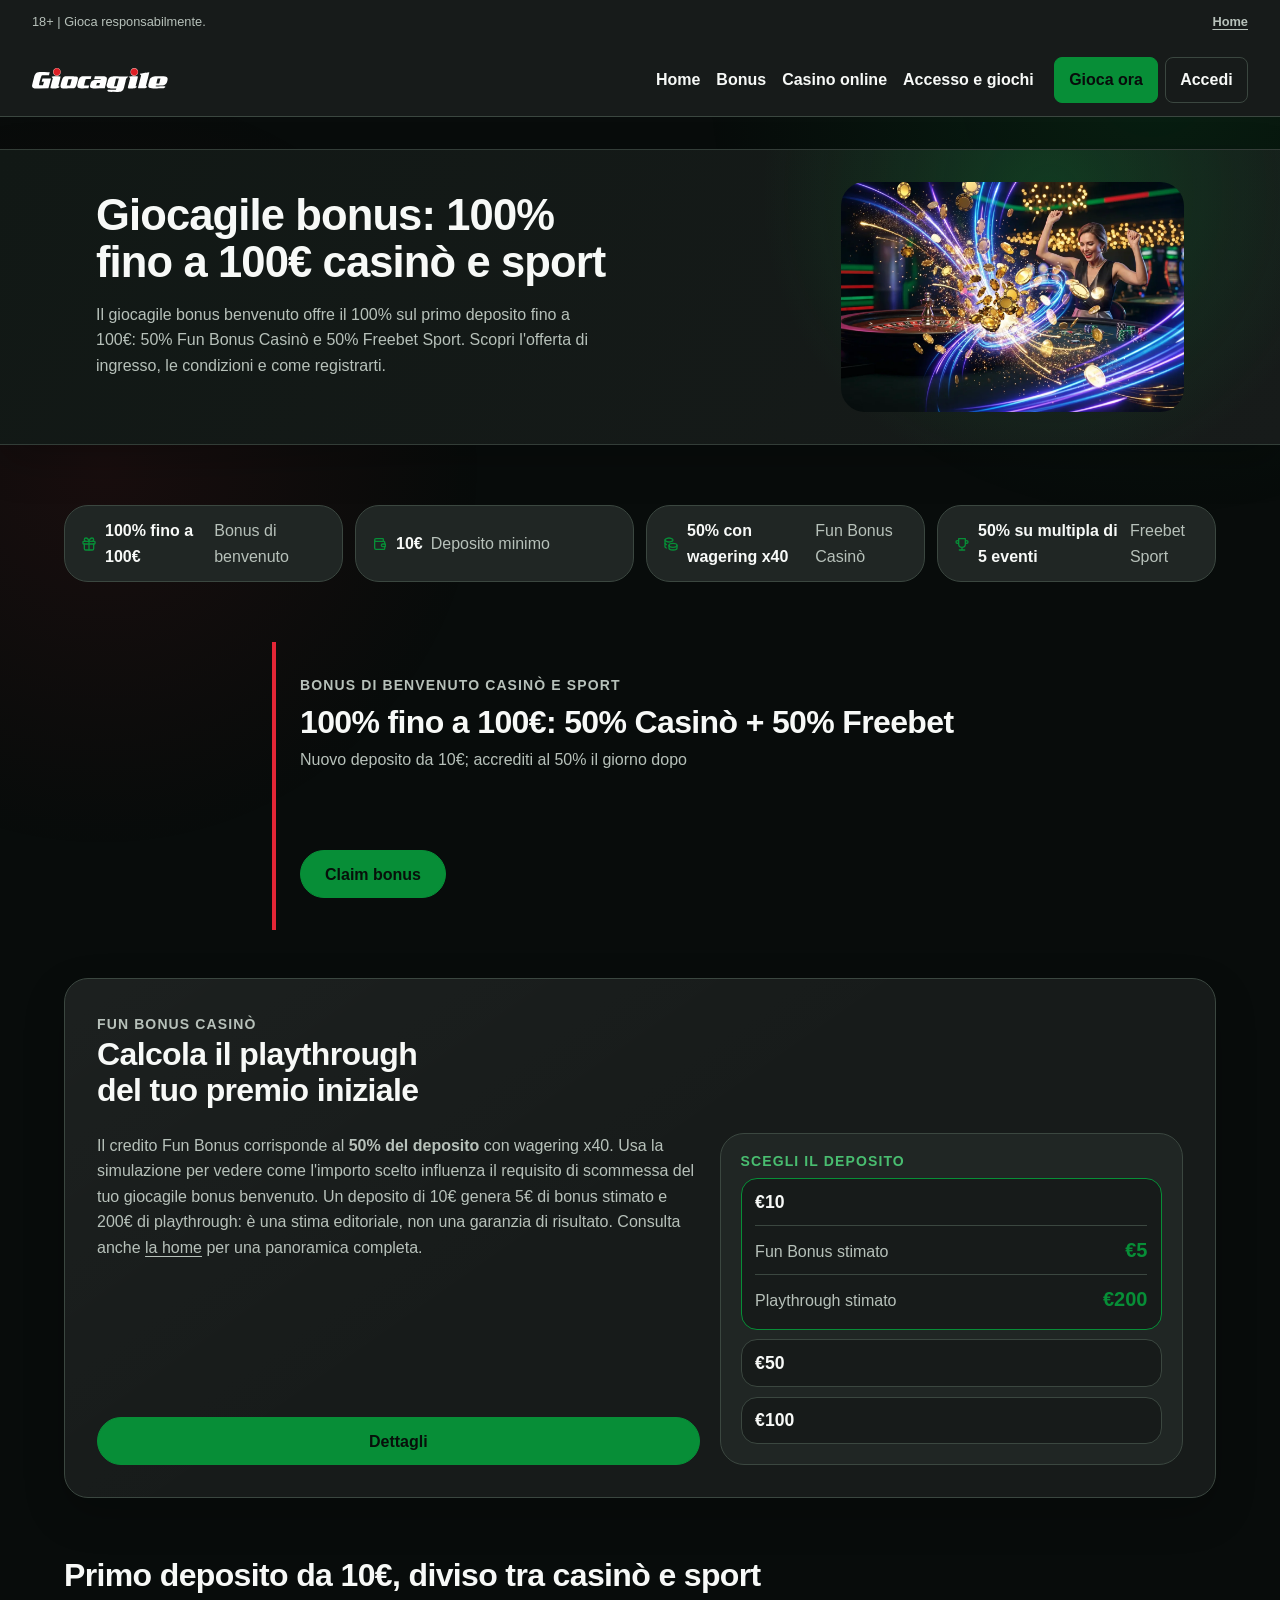
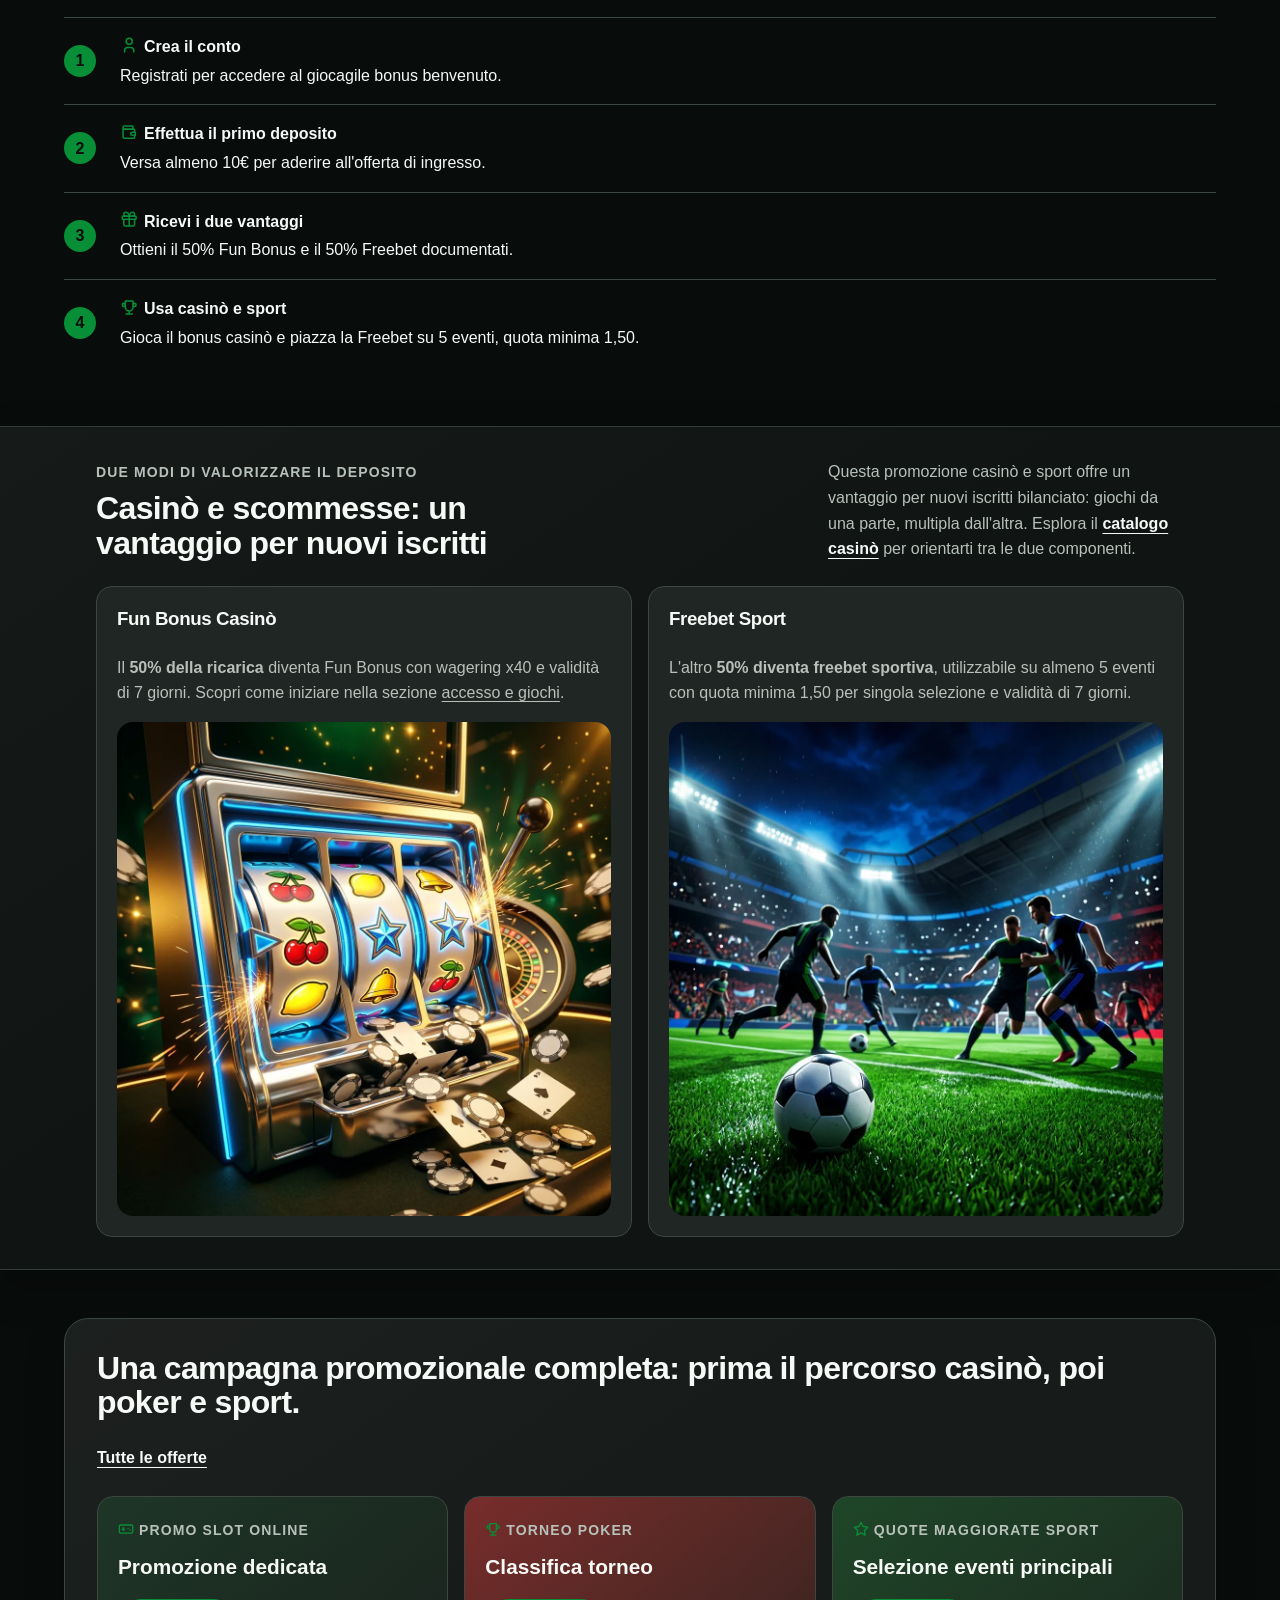
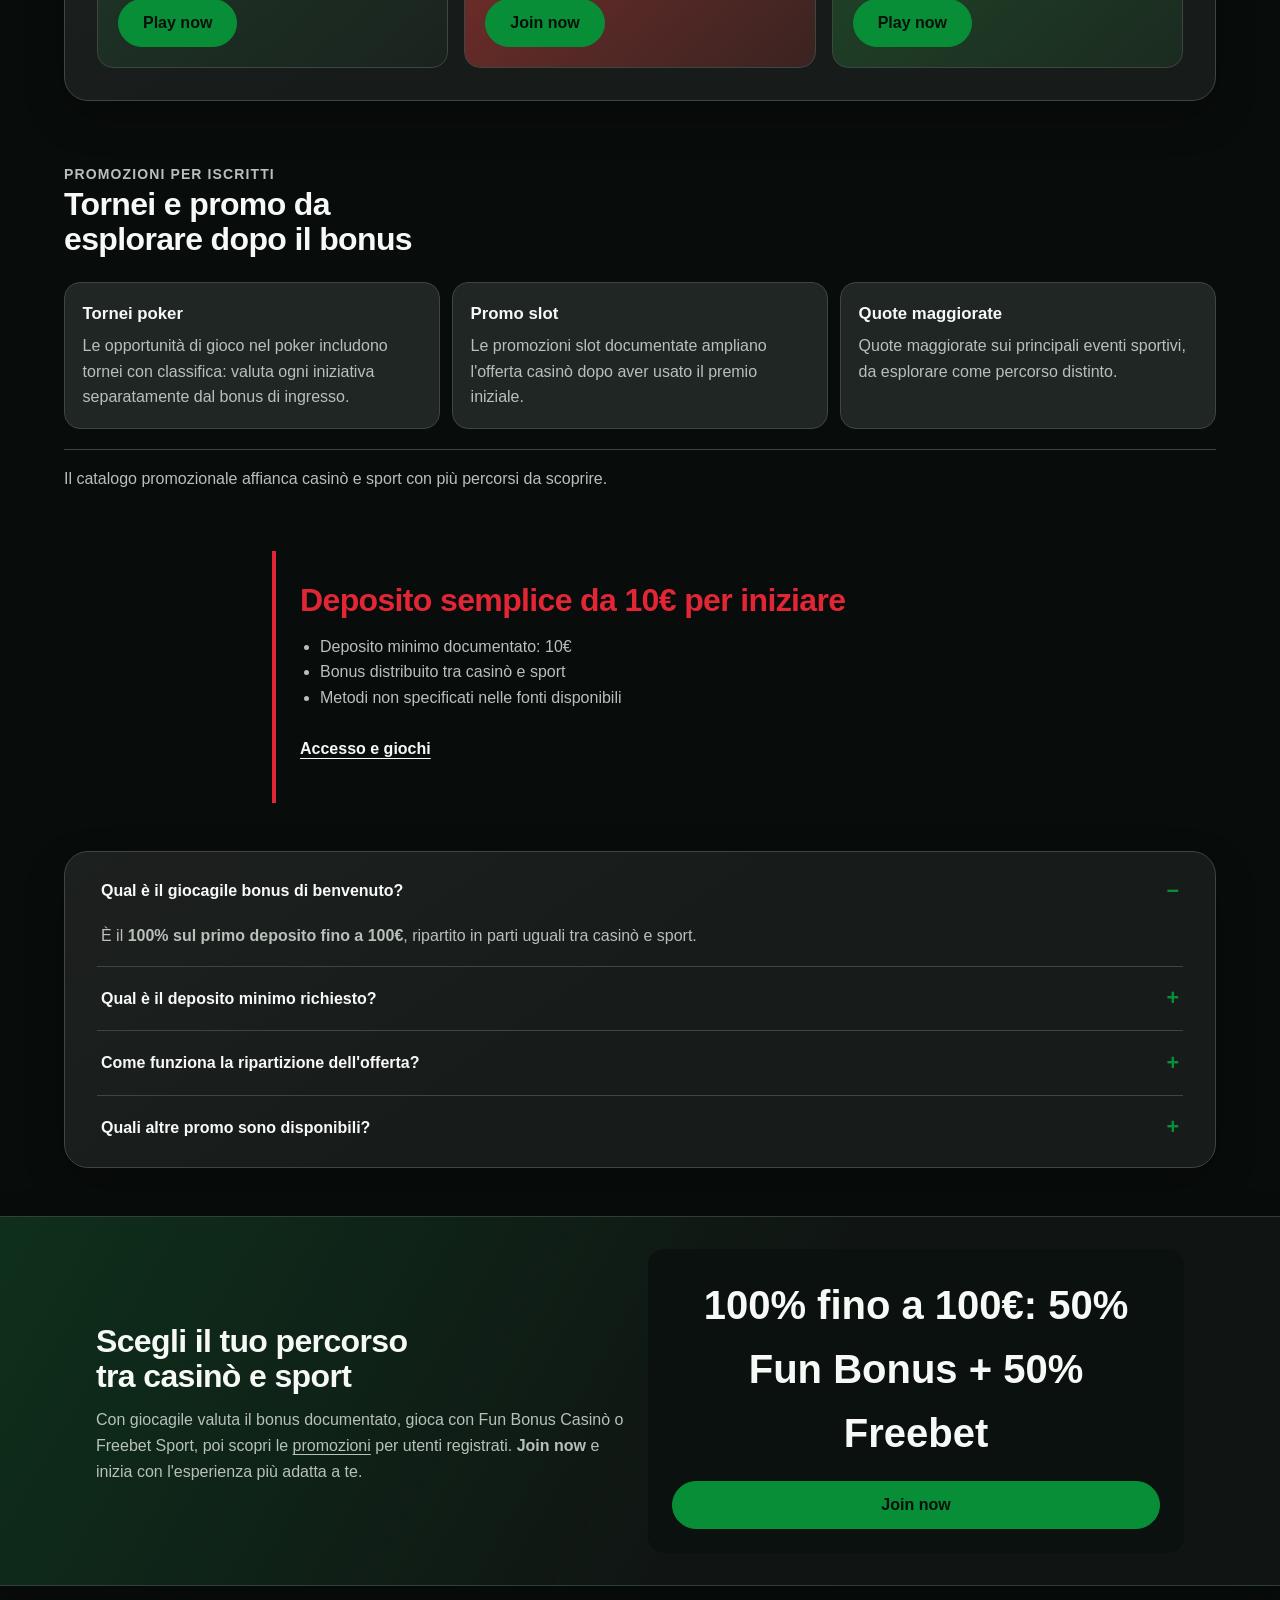
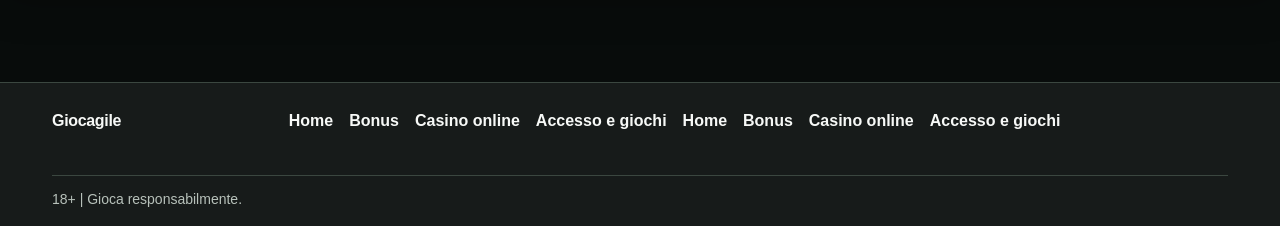
<file: bonus/index.html>
<!doctype html><!-- page route="/bonus/" -->

<html lang="it">
<head>
  <meta charset="utf-8">
  <meta name="viewport" content="width=device-width, initial-scale=1">
  <!-- Giocagile -->
  <link rel="stylesheet" href="/site.css">
<title>Bonus giocagile: guida alle offerte</title><meta name="description" content="Scopri il giocagile bonus benvenuto, le offerte casinò e sport, le condizioni principali e come iniziare a giocare su giocagile."><link rel="canonical" href="https://casino-giocagile.it.com/bonus/"><link rel="icon" type="image/svg+xml" href="/favicon.svg"><meta property="og:title" content="Bonus giocagile: guida alle offerte"><meta property="og:description" content="Scopri il giocagile bonus benvenuto, le offerte casinò e sport, le condizioni principali e come iniziare a giocare su giocagile."><meta property="og:url" content="https://casino-giocagile.it.com/bonus/"><meta property="og:image" content="https://casino-giocagile.it.com/og.svg"><meta property="og:type" content="website"><meta property="og:locale" content="it_IT"><meta property="og:site_name" content="Giocagile gaming operator"><meta name="twitter:card" content="summary_large_image"><script type="application/ld+json">{"@context":"https://schema.org","@graph":[{"@type":"WebPage","name":"Bonus giocagile: guida alle offerte","url":"https://casino-giocagile.it.com/bonus/","description":"Scopri il giocagile bonus benvenuto, le offerte casinò e sport, le condizioni principali e come iniziare a giocare su giocagile.","inLanguage":"it"},{"@type":"BreadcrumbList","itemListElement":[{"@type":"ListItem","position":1,"name":"Giocagile gaming operator","item":"https://casino-giocagile.it.com/"},{"@type":"ListItem","position":2,"name":"Bonus giocagile: guida alle offerte","item":"https://casino-giocagile.it.com/bonus/"}]}]}</script><style>
@media (min-width:48.001rem){
  .pc-bonus-listing{grid-template-columns:minmax(0,1.35fr) minmax(17rem,.65fr)}
  .pc-bonus-listing h1{max-width:none;font-size:clamp(2.5rem,3.4vw,3rem)}
}
.pc-split-section .pc-text-columns article:last-child .pc-split-section-visual img{aspect-ratio:1/1;object-fit:cover;object-position:center 65%}
</style>
</head>
<body>
  <header class="ct-head">
  <div class="ct-top"><span>18+ | Gioca responsabilmente.</span><a href="/">Home</a></div>
  <div class="ct-main">
    <a class="ct-brand" href="/"><img src="/gio-logo.svg" alt="Giocagile"></a>
    <nav class="ct-nav" aria-label="Giocagile"><a href="/">Home</a><a href="/bonus/">Bonus</a><a href="/casino-online/">Casino online</a><a href="/accesso-e-giochi/">Accesso e giochi</a></nav>
    <div class="ct-actions"><a href="/referral-link" rel="sponsored nofollow noopener" target="_blank">Gioca ora</a><a href="/referral-link" rel="sponsored nofollow noopener" target="_blank">Accedi</a></div>
  </div>
</header>
  <div class="cm-bar">
    <a class="cm-brand" href="/"><img src="/gio-logo.svg" alt="Giocagile"></a>
    <button class="cm-toggle" type="button" popovertarget="cm-drawer" aria-controls="cm-drawer">Menu</button>
  </div>
  <nav class="cm-drawer" id="cm-drawer" popover="auto" aria-label="Menu">
    <div class="cm-drawer-actions"><a href="/referral-link" rel="sponsored nofollow noopener" target="_blank">Gioca ora</a><a href="/referral-link" rel="sponsored nofollow noopener" target="_blank">Accedi</a></div>
    <div class="cm-drawer-nav"><a href="/">Home</a><a href="/bonus/">Bonus</a><a href="/casino-online/">Casino online</a><a href="/accesso-e-giochi/">Accesso e giochi</a></div>
    <div class="cm-drawer-support"><a href="/">Home</a><a href="/bonus/">Bonus</a><a href="/casino-online/">Casino online</a><a href="/accesso-e-giochi/">Accesso e giochi</a></div>
  </nav>
  <main>
    <!-- block:start instance="block-2eb0d16f" block="bonus.listing-hero" -->
<header class="pc pc-bonus-listing pc-band"><div><h1>Giocagile bonus: 100% fino a 100€ casinò e sport</h1><p>Il giocagile bonus benvenuto offre il 100% sul primo deposito fino a 100€: 50% Fun Bonus Casinò e 50% Freebet Sport. Scopri l&#39;offerta di ingresso, le condizioni e come registrarti.</p></div><figure class="pc-bonus-listing-art"><img src="assets/block-2eb0d16f-hero-image-0.webp" alt="Promotional visual for the bonus listing page" width="1264" height="848" loading="eager" decoding="async" fetchpriority="high"></figure></header>

<!-- block:end instance="block-2eb0d16f" -->
<!-- block:start instance="block-2db3c58f" block="trust.fact-chips" -->
<aside class="pc pc-chip-row pc-flush"><div class="pc-pills"><span><svg class="pc-glyph" viewBox="0 0 24 24" aria-hidden="true" focusable="false"><g fill="none" stroke="currentColor" stroke-linecap="round" stroke-linejoin="round" stroke-width="2"><path d="M3 9a1 1 0 0 1 1-1h16a1 1 0 0 1 1 1v2a1 1 0 0 1-1 1H4a1 1 0 0 1-1-1zm9-1v13"></path><path d="M19 12v7a2 2 0 0 1-2 2H7a2 2 0 0 1-2-2v-7m2.5-4a2.5 2.5 0 0 1 0-5A4.8 8 0 0 1 12 8a4.8 8 0 0 1 4.5-5a2.5 2.5 0 0 1 0 5"></path></g></svg><b>100% fino a 100€</b> Bonus di benvenuto</span><span><svg class="pc-glyph" viewBox="0 0 24 24" aria-hidden="true" focusable="false"><g fill="none" stroke="currentColor" stroke-linecap="round" stroke-linejoin="round" stroke-width="2"><path d="M17 8V5a1 1 0 0 0-1-1H6a2 2 0 0 0 0 4h12a1 1 0 0 1 1 1v3m0 4v3a1 1 0 0 1-1 1H6a2 2 0 0 1-2-2V6"></path><path d="M20 12v4h-4a2 2 0 0 1 0-4z"></path></g></svg><b>10€</b> Deposito minimo</span><span><svg class="pc-glyph" viewBox="0 0 24 24" aria-hidden="true" focusable="false"><g fill="none" stroke="currentColor" stroke-linecap="round" stroke-linejoin="round" stroke-width="2"><path d="M9 14c0 1.657 2.686 3 6 3s6-1.343 6-3s-2.686-3-6-3s-6 1.343-6 3"></path><path d="M9 14v4c0 1.656 2.686 3 6 3s6-1.344 6-3v-4M3 6c0 1.072 1.144 2.062 3 2.598s4.144.536 6 0S15 7.072 15 6s-1.144-2.062-3-2.598s-4.144-.536-6 0S3 4.928 3 6"></path><path d="M3 6v10c0 .888.772 1.45 2 2"></path><path d="M3 11c0 .888.772 1.45 2 2"></path></g></svg><b>50% con wagering x40</b> Fun Bonus Casinò</span><span><svg class="pc-glyph" viewBox="0 0 24 24" aria-hidden="true" focusable="false"><path fill="none" stroke="currentColor" stroke-linecap="round" stroke-linejoin="round" stroke-width="2" d="M8 21h8m-4-4v4M7 4h10m0 0v8a5 5 0 0 1-10 0V4M3 9a2 2 0 1 0 4 0a2 2 0 1 0-4 0m14 0a2 2 0 1 0 4 0a2 2 0 1 0-4 0"></path></svg><b>50% su multipla di 5 eventi</b> Freebet Sport</span></div></aside>

<!-- block:end instance="block-2db3c58f" -->
<!-- block:start instance="block-e7e943ca" block="bonus.promo-card" -->
<article class="pc pc-promo-card pc-inset"><small>Bonus di benvenuto casinò e sport</small><strong>100% fino a 100€: 50% Casinò + 50% Freebet</strong><p>Nuovo deposito da 10€; accrediti al 50% il giorno dopo</p><footer><a class="pc-action" href="/referral-link" rel="sponsored nofollow noopener" target="_blank">Claim bonus</a></footer></article>

<!-- block:end instance="block-e7e943ca" -->
<!-- block:start instance="block-5cd67545" block="bonus.wagering-estimate" -->
<section class="pc pc-wagering-estimate"><header><div><small>Fun Bonus Casinò</small><h2>Calcola il playthrough del tuo premio iniziale</h2></div></header><div class="pc-wagering-estimate__grid"><div class="pc-wagering-estimate__body"><p>Il credito Fun Bonus corrisponde al <strong>50% del deposito</strong> con wagering x40. Usa la simulazione per vedere come l&#39;importo scelto influenza il requisito di scommessa del tuo giocagile bonus benvenuto. Un deposito di 10€ genera 5€ di bonus stimato e 200€ di playthrough: è una stima editoriale, non una garanzia di risultato. Consulta anche <a href="/">la home</a> per una panoramica completa.</p><a class="pc-action" href="/accesso-e-giochi/">Dettagli</a></div><div class="pc-wagering-estimate__panel"><strong class="pc-wagering-estimate__label">Scegli il deposito</strong><details class="pc-wagering-estimate__tier" name="pc-wagering-Calcola il playthrough del tuo premio iniziale" open><summary>€10</summary><dl><div><dt>Fun Bonus stimato</dt><dd>€5</dd></div><div><dt>Playthrough stimato</dt><dd>€200</dd></div></dl></details><details class="pc-wagering-estimate__tier" name="pc-wagering-Calcola il playthrough del tuo premio iniziale"><summary>€50</summary><dl><div><dt>Fun Bonus stimato</dt><dd>€25</dd></div><div><dt>Playthrough stimato</dt><dd>€1000</dd></div></dl></details><details class="pc-wagering-estimate__tier" name="pc-wagering-Calcola il playthrough del tuo premio iniziale"><summary>€100</summary><dl><div><dt>Fun Bonus stimato</dt><dd>€50</dd></div><div><dt>Playthrough stimato</dt><dd>€2000</dd></div></dl></details></div></div></section>

<!-- block:end instance="block-5cd67545" -->
<!-- block:start instance="block-e5f73aa3" block="bonus.how-it-works" -->
<section class="pc pc-steps pc-flush"><header><strong>Primo deposito da 10€, diviso tra casinò e sport</strong></header><div><b>1</b><span><strong><svg class="pc-glyph" viewBox="0 0 24 24" aria-hidden="true" focusable="false"><path fill="none" stroke="currentColor" stroke-linecap="round" stroke-linejoin="round" stroke-width="2" d="M8 7a4 4 0 1 0 8 0a4 4 0 0 0-8 0M6 21v-2a4 4 0 0 1 4-4h4a4 4 0 0 1 4 4v2"></path></svg>Crea il conto</strong> Registrati per accedere al giocagile bonus benvenuto.</span></div><div><b>2</b><span><strong><svg class="pc-glyph" viewBox="0 0 24 24" aria-hidden="true" focusable="false"><g fill="none" stroke="currentColor" stroke-linecap="round" stroke-linejoin="round" stroke-width="2"><path d="M17 8V5a1 1 0 0 0-1-1H6a2 2 0 0 0 0 4h12a1 1 0 0 1 1 1v3m0 4v3a1 1 0 0 1-1 1H6a2 2 0 0 1-2-2V6"></path><path d="M20 12v4h-4a2 2 0 0 1 0-4z"></path></g></svg>Effettua il primo deposito</strong> Versa almeno 10€ per aderire all&#39;offerta di ingresso.</span></div><div><b>3</b><span><strong><svg class="pc-glyph" viewBox="0 0 24 24" aria-hidden="true" focusable="false"><g fill="none" stroke="currentColor" stroke-linecap="round" stroke-linejoin="round" stroke-width="2"><path d="M3 9a1 1 0 0 1 1-1h16a1 1 0 0 1 1 1v2a1 1 0 0 1-1 1H4a1 1 0 0 1-1-1zm9-1v13"></path><path d="M19 12v7a2 2 0 0 1-2 2H7a2 2 0 0 1-2-2v-7m2.5-4a2.5 2.5 0 0 1 0-5A4.8 8 0 0 1 12 8a4.8 8 0 0 1 4.5-5a2.5 2.5 0 0 1 0 5"></path></g></svg>Ricevi i due vantaggi</strong> Ottieni il 50% Fun Bonus e il 50% Freebet documentati.</span></div><div><b>4</b><span><strong><svg class="pc-glyph" viewBox="0 0 24 24" aria-hidden="true" focusable="false"><path fill="none" stroke="currentColor" stroke-linecap="round" stroke-linejoin="round" stroke-width="2" d="M8 21h8m-4-4v4M7 4h10m0 0v8a5 5 0 0 1-10 0V4M3 9a2 2 0 1 0 4 0a2 2 0 1 0-4 0m14 0a2 2 0 1 0 4 0a2 2 0 1 0-4 0"></path></svg>Usa casinò e sport</strong> Gioca il bonus casinò e piazza la Freebet su 5 eventi, quota minima 1,50.</span></div></section>

<!-- block:end instance="block-e5f73aa3" -->
<!-- block:start instance="block-6a917f8d" block="narrative.split-section" -->
<section class="pc pc-split-section pc-band"><header><div><small>Due modi di valorizzare il deposito</small><h2>Casinò e scommesse: un vantaggio per nuovi iscritti</h2></div><div><p>Questa promozione casinò e sport offre un vantaggio per nuovi iscritti bilanciato: giochi da una parte, multipla dall&#39;altra. Esplora il <a href="/casino-online/">catalogo casinò</a> per orientarti tra le due componenti.</p></div></header><div class="pc-text-columns"><article><h3>Fun Bonus Casinò</h3><div><p>Il <strong>50% della ricarica</strong> diventa Fun Bonus con wagering x40 e validità di 7 giorni. Scopri come iniziare nella sezione <a href="/accesso-e-giochi/">accesso e giochi</a>.</p></div><figure class="pc-split-section-visual"><img src="assets/block-6a917f8d-visual-0.webp" alt="Editorial visual supporting each narrative column" width="1024" height="1024" loading="lazy" decoding="async"></figure></article><article><h3>Freebet Sport</h3><div><p>L&#39;altro <strong>50% diventa freebet sportiva</strong>, utilizzabile su almeno 5 eventi con quota minima 1,50 per singola selezione e validità di 7 giorni.</p></div><figure class="pc-split-section-visual"><img src="assets/block-6a917f8d-visual-1.webp" alt="Editorial visual supporting each narrative column" width="1024" height="1024" loading="eager" decoding="async"></figure></article></div></section>

<!-- block:end instance="block-6a917f8d" -->
<!-- block:start instance="block-6b7a87e2" block="home.promotion-rail" -->
<section class="pc pc-promotion-rail"><header><strong>Una campagna promozionale completa: prima il percorso casinò, poi poker e sport.</strong><a href="/bonus/">Tutte le offerte</a></header><div class="pc-campaigns"><article><small><svg class="pc-glyph" viewBox="0 0 24 24" aria-hidden="true" focusable="false"><path fill="none" stroke="currentColor" stroke-linecap="round" stroke-linejoin="round" stroke-width="2" d="M2 8a2 2 0 0 1 2-2h16a2 2 0 0 1 2 2v8a2 2 0 0 1-2 2H4a2 2 0 0 1-2-2zm4 4h4m-2-2v4m7-3v.01M18 13v.01"></path></svg>Promo slot online</small><b>Promozione dedicata</b><a class="pc-action" href="/referral-link" rel="sponsored nofollow noopener" target="_blank">Play now</a></article><article><small><svg class="pc-glyph" viewBox="0 0 24 24" aria-hidden="true" focusable="false"><path fill="none" stroke="currentColor" stroke-linecap="round" stroke-linejoin="round" stroke-width="2" d="M8 21h8m-4-4v4M7 4h10m0 0v8a5 5 0 0 1-10 0V4M3 9a2 2 0 1 0 4 0a2 2 0 1 0-4 0m14 0a2 2 0 1 0 4 0a2 2 0 1 0-4 0"></path></svg>Torneo poker</small><b>Classifica torneo</b><a class="pc-action" href="/referral-link" rel="sponsored nofollow noopener" target="_blank">Join now</a></article><article><small><svg class="pc-glyph" viewBox="0 0 24 24" aria-hidden="true" focusable="false"><path fill="none" stroke="currentColor" stroke-linecap="round" stroke-linejoin="round" stroke-width="2" d="m12 17.75l-6.172 3.245l1.179-6.873l-5-4.867l6.9-1l3.086-6.253l3.086 6.253l6.9 1l-5 4.867l1.179 6.873z"></path></svg>Quote maggiorate sport</small><b>Selezione eventi principali</b><a class="pc-action" href="/referral-link" rel="sponsored nofollow noopener" target="_blank">Play now</a></article></div></section>

<!-- block:end instance="block-6b7a87e2" -->
<!-- block:start instance="block-78f05bf0" block="bonus.tournament-guide" -->
<section class="pc pc-tournament-guide pc-flush"><header><div><small>Promozioni per iscritti</small><h2>Tornei e promo da esplorare dopo il bonus</h2></div></header><ul class="pc-card-grid"><li><strong>Tornei poker</strong><span>Le opportunità di gioco nel poker includono tornei con classifica: valuta ogni iniziativa separatamente dal bonus di ingresso.</span></li><li><strong>Promo slot</strong><span>Le promozioni slot documentate ampliano l&#39;offerta casinò dopo aver usato il premio iniziale.</span></li><li><strong>Quote maggiorate</strong><span>Quote maggiorate sui principali eventi sportivi, da esplorare come percorso distinto.</span></li></ul><p class="pc-tournament-guide__note">Il catalogo promozionale affianca casinò e sport con più percorsi da scoprire.</p></section>

<!-- block:end instance="block-78f05bf0" -->
<!-- block:start instance="block-8b1f95a7" block="payments.security-callout" -->
<aside class="pc pc-payment-safety pc-inset"><strong>Deposito semplice da 10€ per iniziare</strong><ul><li>Deposito minimo documentato: 10€</li><li>Bonus distribuito tra casinò e sport</li><li>Metodi non specificati nelle fonti disponibili</li></ul><a href="/accesso-e-giochi/">Accesso e giochi</a></aside>

<!-- block:end instance="block-8b1f95a7" -->
<!-- block:start instance="block-53306e94" block="interaction.faq-accordion" -->
<section class="pc pc-faq"><details name="pc-faq-Qual è il giocagile bonus di benvenuto?" open><summary>Qual è il giocagile bonus di benvenuto?</summary><div><p>È il <strong>100% sul primo deposito fino a 100€</strong>, ripartito in parti uguali tra casinò e sport.</p></div></details><details name="pc-faq-Qual è il giocagile bonus di benvenuto?"><summary>Qual è il deposito minimo richiesto?</summary><div><p>Il deposito minimo documentato è <strong>10€</strong>.</p></div></details><details name="pc-faq-Qual è il giocagile bonus di benvenuto?"><summary>Come funziona la ripartizione dell&#39;offerta?</summary><div><p>La ripartizione è <strong>50% Fun Bonus Casinò con wagering x40</strong> e <strong>50% Freebet Sport</strong>. Non è documentato un giocagile bonus senza deposito.</p></div></details><details name="pc-faq-Qual è il giocagile bonus di benvenuto?"><summary>Quali altre promo sono disponibili?</summary><div><p>Sono documentate opportunità di gioco su slot, bingo, poker e sport. Esplora le <a href="/bonus/">offerte</a> per iscritti.</p></div></details></section>

<!-- block:end instance="block-53306e94" -->
<!-- block:start instance="block-957b918d" block="conversion.closing-cta" -->
<section class="pc pc-closing-cta pc-band"><div><h2>Scegli il tuo percorso tra casinò e sport</h2><div><p>Con giocagile valuta il bonus documentato, gioca con Fun Bonus Casinò o Freebet Sport, poi scopri le <a href="/bonus/">promozioni</a> per utenti registrati. <strong>Join now</strong> e inizia con l&#39;esperienza più adatta a te.</p></div></div><aside><strong>100% fino a 100€: 50% Fun Bonus + 50% Freebet</strong><a class="pc-action" href="/referral-link" rel="sponsored nofollow noopener" target="_blank">Join now</a></aside></section>

<!-- block:end instance="block-957b918d" -->
  </main>
  <footer class="fl-foot">
  <div class="fl-inner">
    <strong>Giocagile</strong>
    <nav aria-label="Giocagile"><a href="/">Home</a><a href="/bonus/">Bonus</a><a href="/casino-online/">Casino online</a><a href="/accesso-e-giochi/">Accesso e giochi</a><a href="/">Home</a><a href="/bonus/">Bonus</a><a href="/casino-online/">Casino online</a><a href="/accesso-e-giochi/">Accesso e giochi</a></nav>
    <p>18+ | Gioca responsabilmente.</p>
  </div>
</footer>
</body>
</html>
</file>
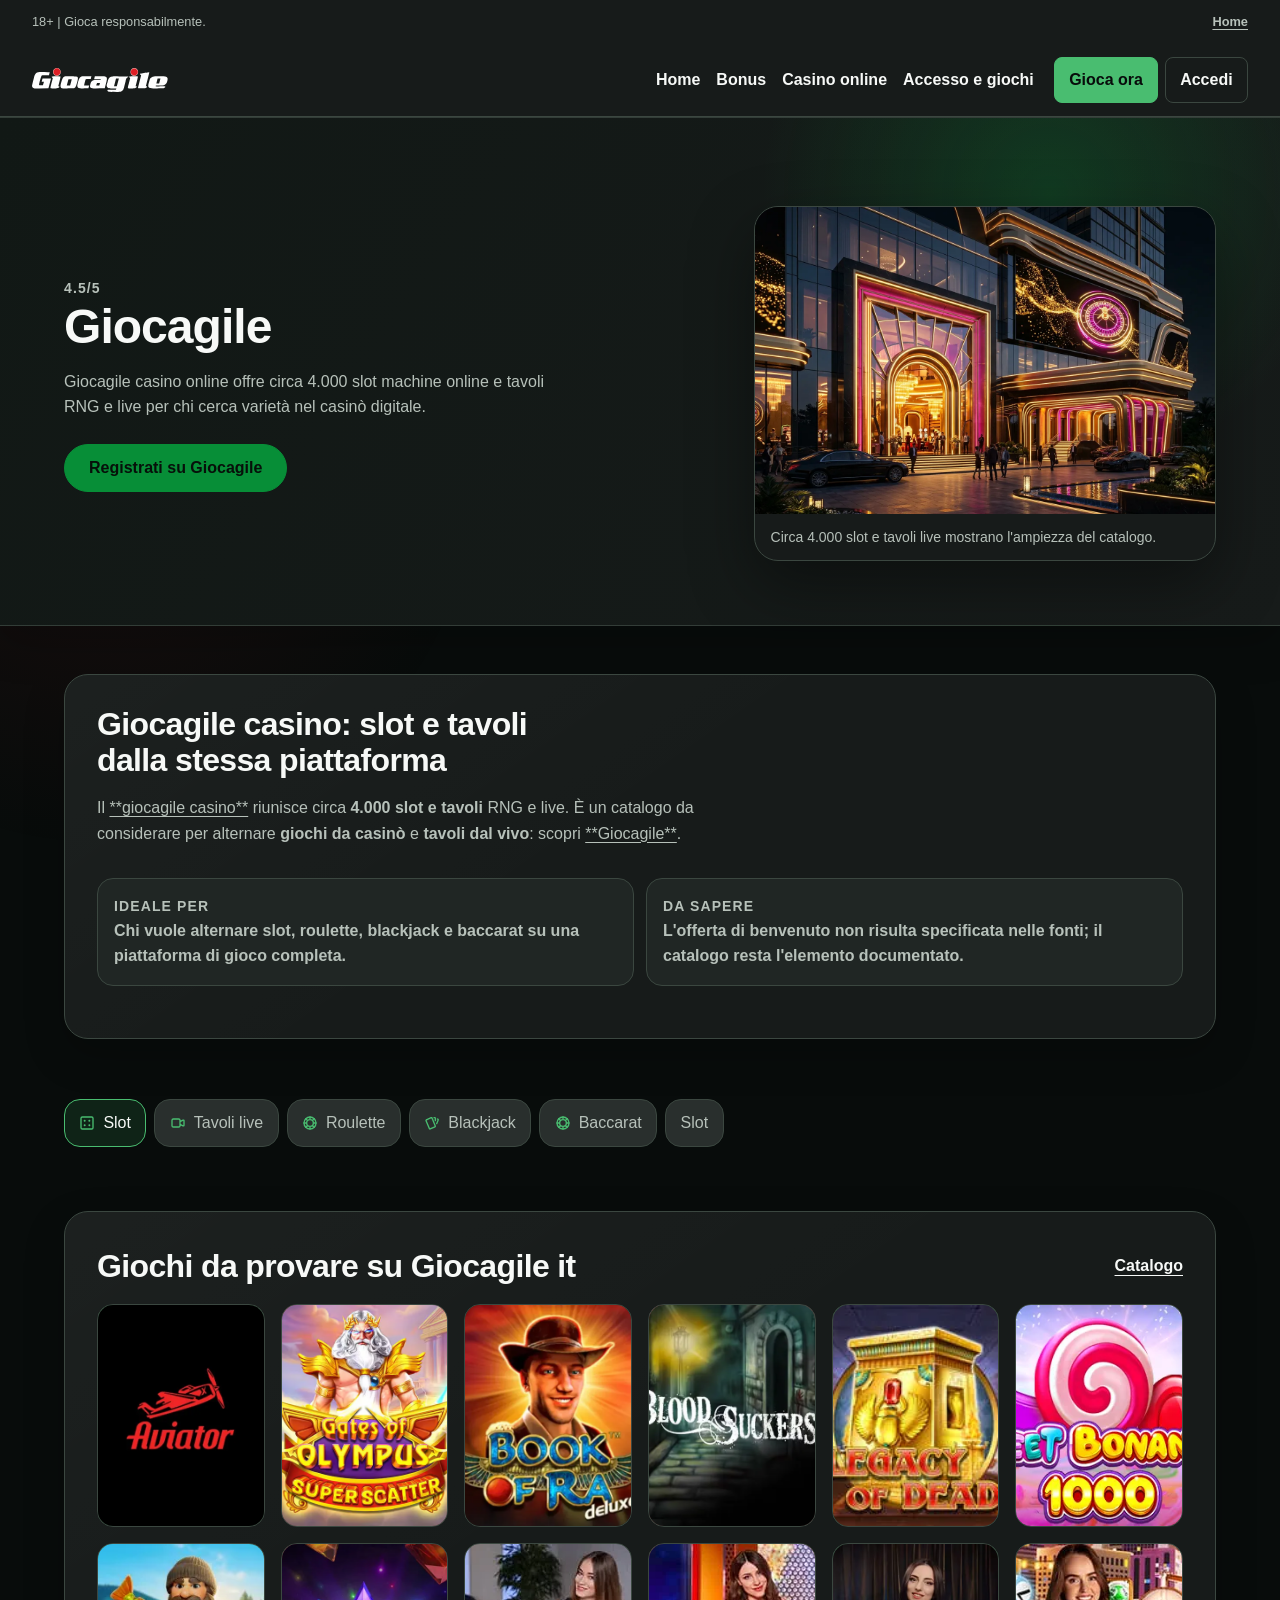
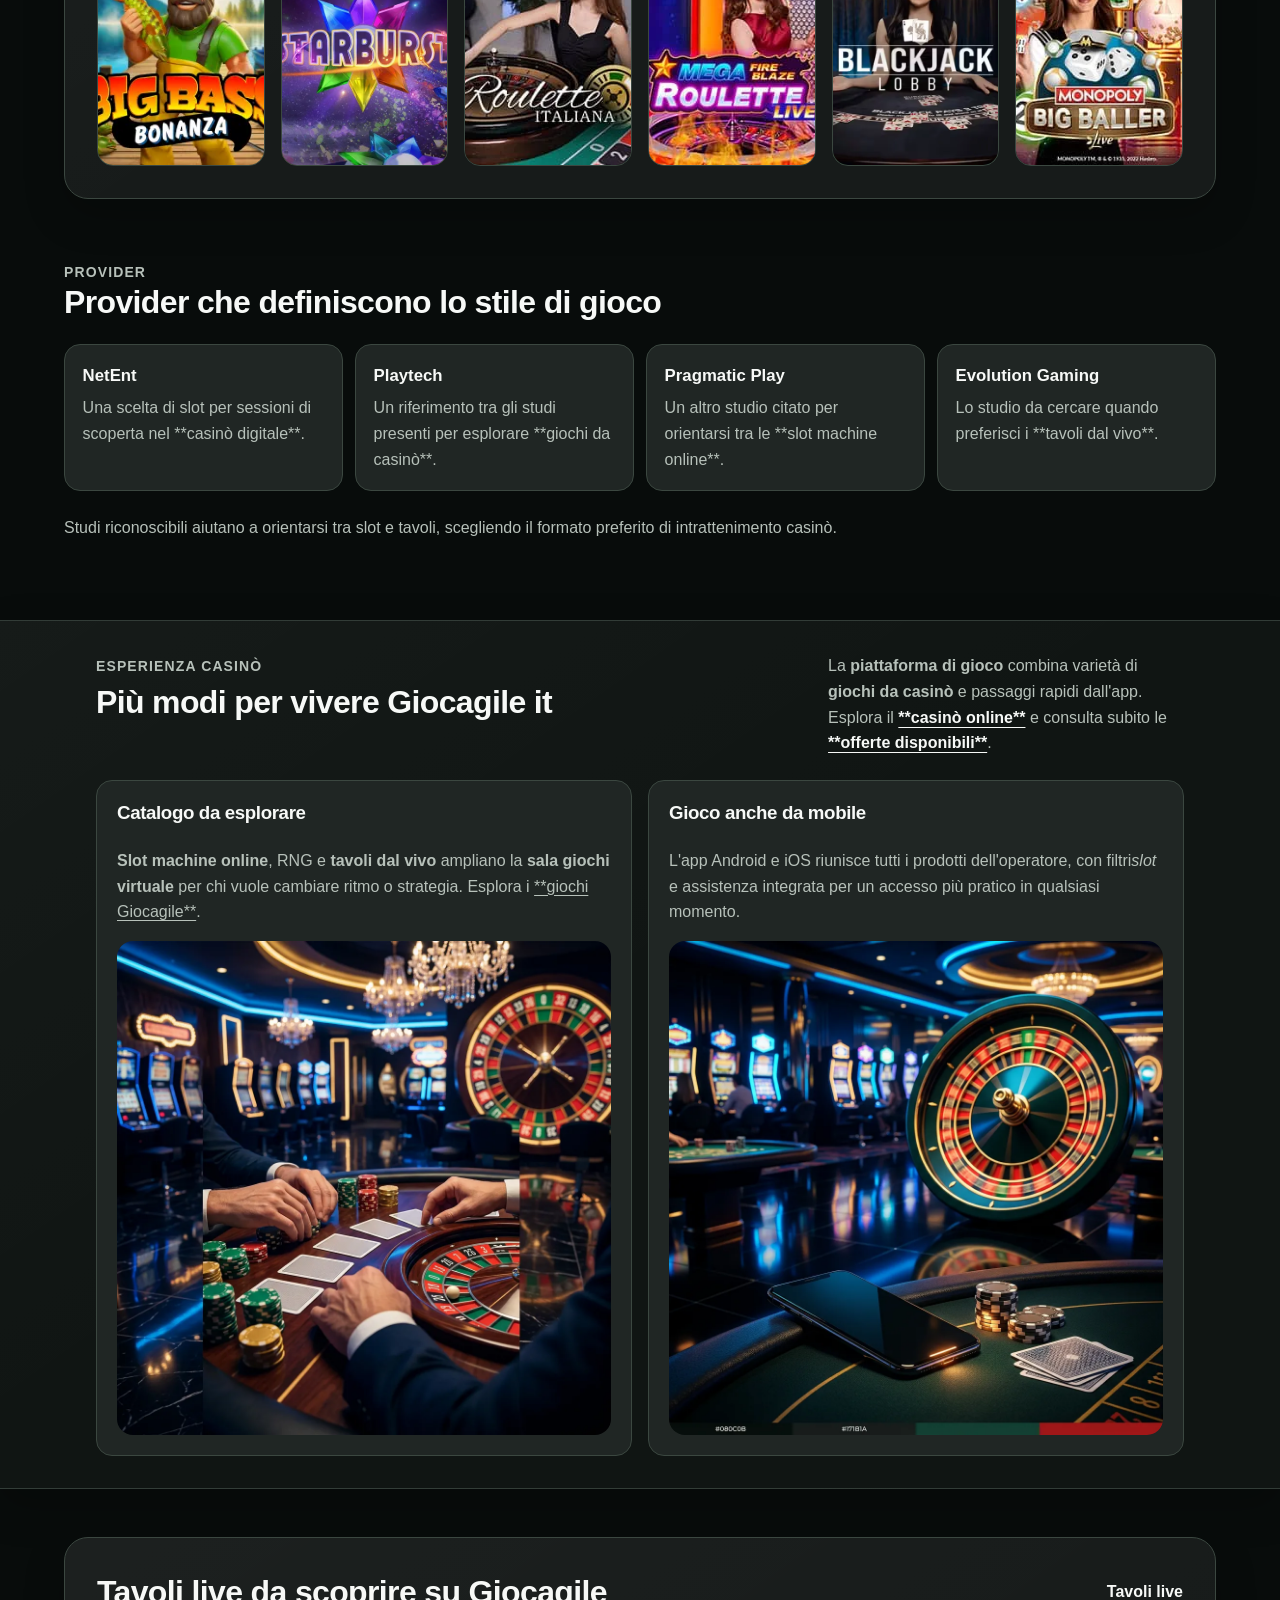
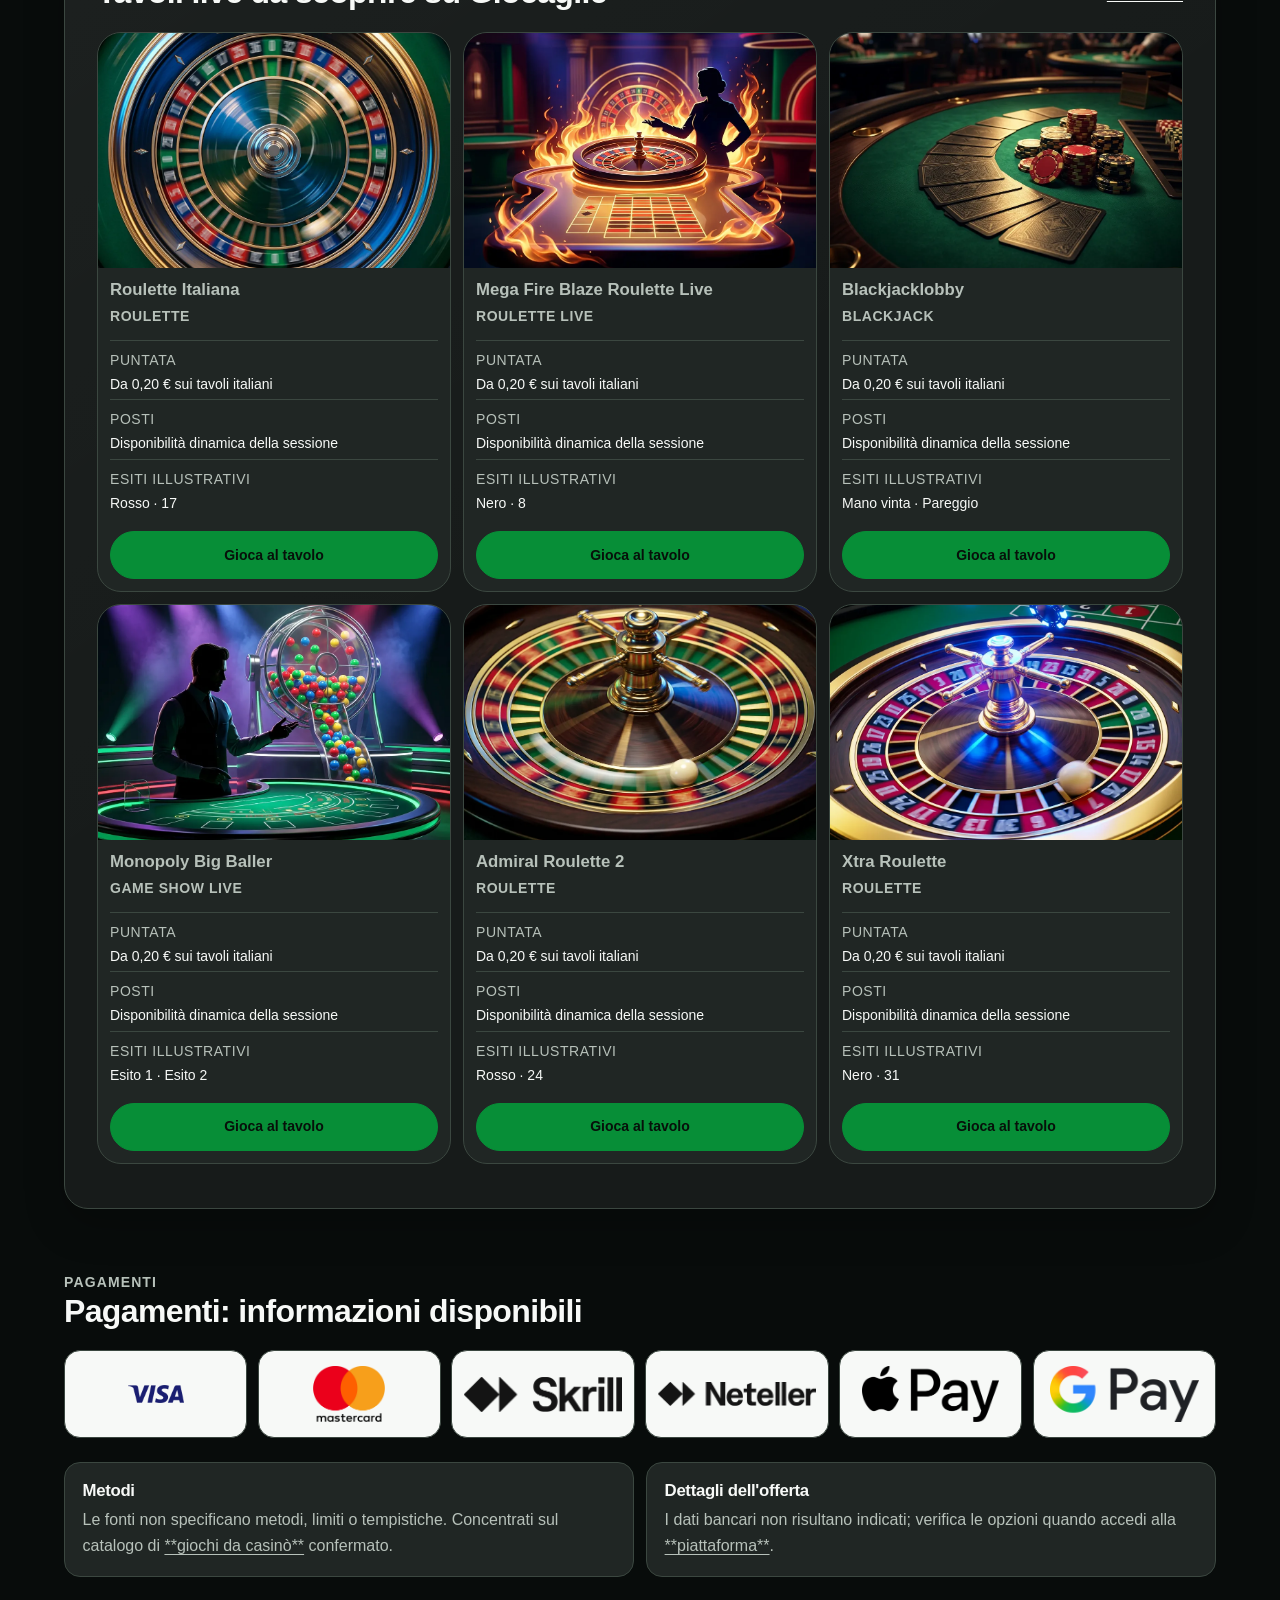
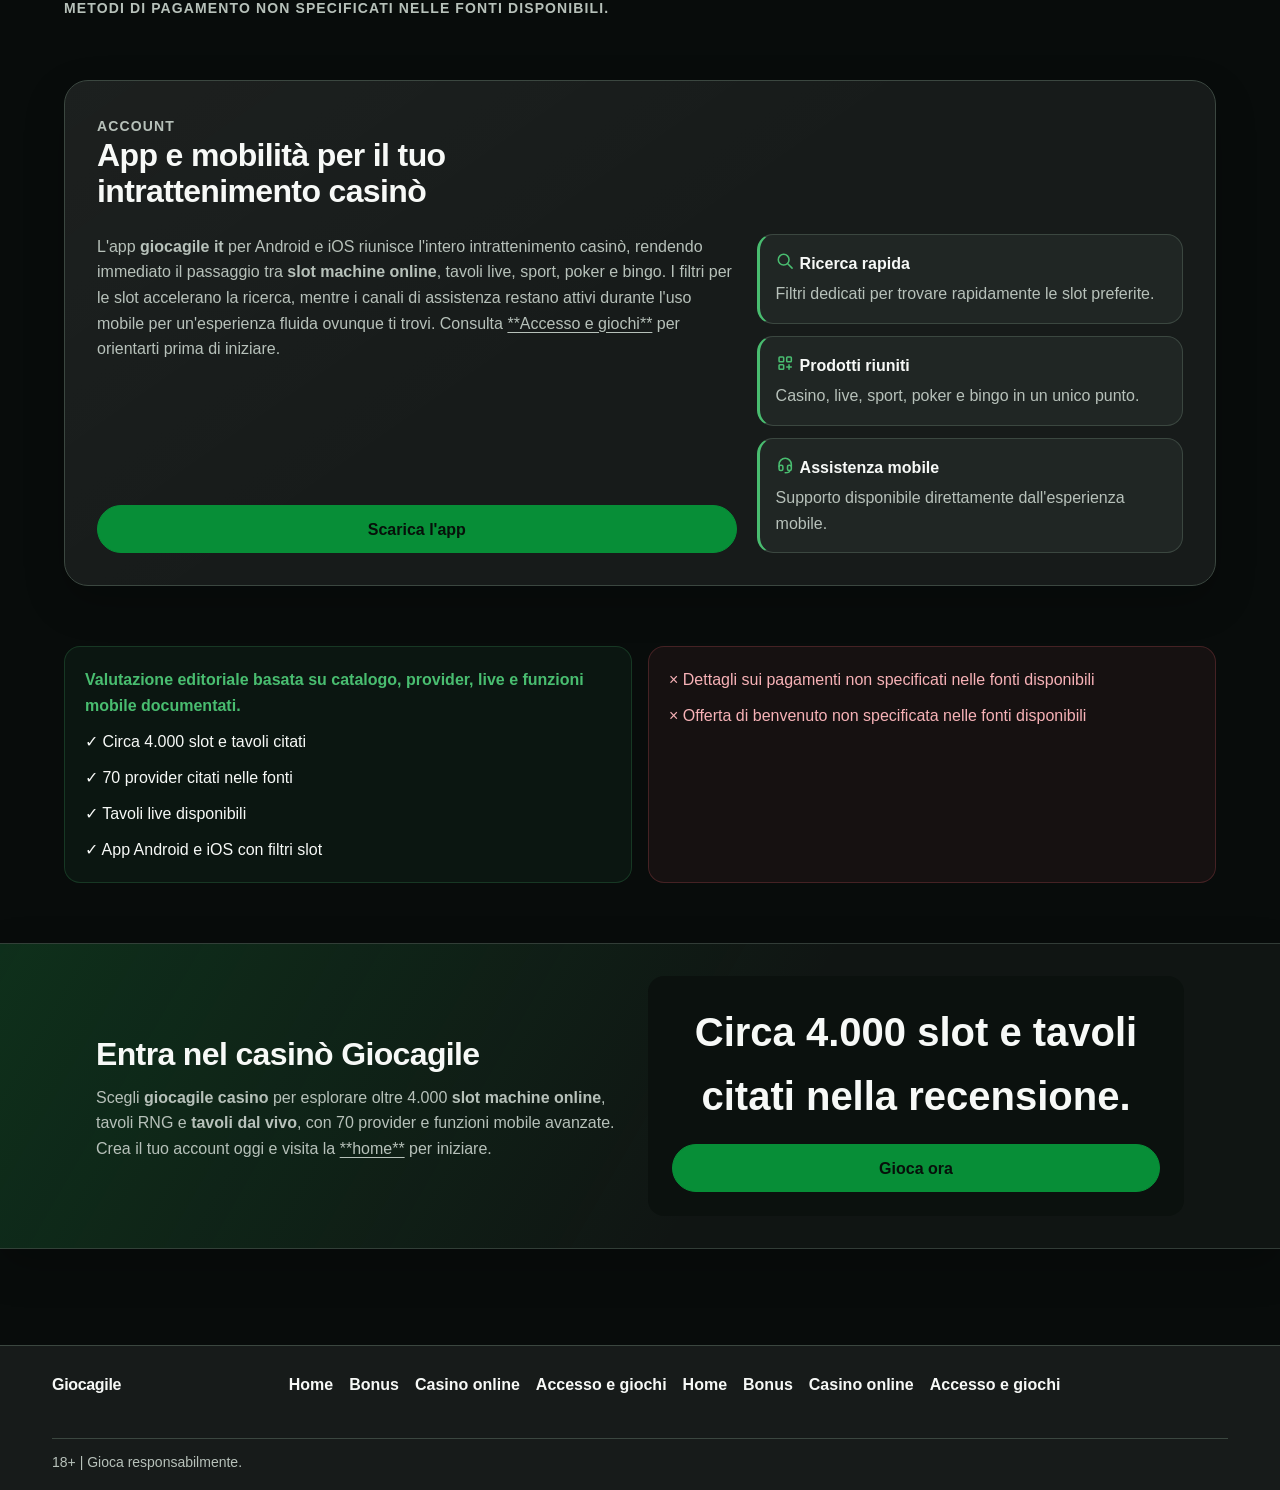
<file: casino-online/index.html>
<!doctype html><!-- page route="/casino-online/" -->

<html lang="it">
<head>
  <meta charset="utf-8">
  <meta name="viewport" content="width=device-width, initial-scale=1">
  <!-- Giocagile -->
  <link rel="stylesheet" href="/site.css">
<title>Giocagile casino online: guida completa</title><meta name="description" content="Scopri giocagile casino online: catalogo, tavoli live e funzioni mobile di giocagile it per scegliere un’esperienza di gioco completa."><link rel="canonical" href="https://casino-giocagile.it.com/casino-online/"><link rel="icon" type="image/svg+xml" href="/favicon.svg"><meta property="og:title" content="Giocagile casino online: guida completa"><meta property="og:description" content="Scopri giocagile casino online: catalogo, tavoli live e funzioni mobile di giocagile it per scegliere un’esperienza di gioco completa."><meta property="og:url" content="https://casino-giocagile.it.com/casino-online/"><meta property="og:image" content="https://casino-giocagile.it.com/og.svg"><meta property="og:type" content="website"><meta property="og:locale" content="it_IT"><meta property="og:site_name" content="Giocagile gaming operator"><meta name="twitter:card" content="summary_large_image"><script type="application/ld+json">{"@context":"https://schema.org","@graph":[{"@type":"WebPage","name":"Giocagile casino online: guida completa","url":"https://casino-giocagile.it.com/casino-online/","description":"Scopri giocagile casino online: catalogo, tavoli live e funzioni mobile di giocagile it per scegliere un’esperienza di gioco completa.","inLanguage":"it"},{"@type":"BreadcrumbList","itemListElement":[{"@type":"ListItem","position":1,"name":"Giocagile gaming operator","item":"https://casino-giocagile.it.com/"},{"@type":"ListItem","position":2,"name":"Giocagile casino online: guida completa","item":"https://casino-giocagile.it.com/casino-online/"}]}]}</script><style>
/* Page-local audit repairs; shared components remain unchanged. */
body { --accent:#49bd70; --mint:#49bd70; --sky:#49bd70; --gold:#ff6670; --coral:#ff6670; --pink:#ff6670; --danger:#ff6670; }
.pc { --accent:#49bd70; }
.pc-pros-cons section:first-child strong { color:#49bd70; }
.pc-pros-cons section:last-child span { color:#f7b2b7; }
.pc-method-groups__marks { display:grid; grid-template-columns:repeat(6,minmax(0,1fr)); }
.pc-method-groups__marks li { display:flex; width:auto; min-width:0; min-height:5.5rem; align-items:center; justify-content:center; padding:.75rem; }
.pc-method-groups__marks img { width:100%; height:3.5rem; aspect-ratio:auto; object-fit:contain; }
.pc-live-table-rail__list { display:grid; grid-template-columns:repeat(3,minmax(0,1fr)); overflow:visible; padding-bottom:var(--space-sm); }
.pc-live-table-rail__list > li { min-width:0; }
.pc-live-table-rail__card .pc-game-tile-art { min-height:9rem; }
.pc-live-table-rail__card .pc-game-tile-art img { display:block; }
@media (min-width:48.001rem) { .pc h2 { max-width:34ch; } }
@media (max-width:48rem) {
  .pc-split-section-visual { display:block; overflow:hidden; margin-top:0; border-radius:var(--radius-md); }
  .pc-split-section-visual img { display:block; width:100%; aspect-ratio:16/9; object-fit:cover; }
  .pc-live-table-rail__list { grid-template-columns:1fr; padding-inline:var(--pad-inline); }
  .pc-live-table-rail__list > li { width:100%; }
  .pc-live-table-rail__card .pc-game-tile-art { min-height:0; aspect-ratio:16/9; }
  .pc-method-groups__marks { grid-template-columns:repeat(2,minmax(0,1fr)); }
  .pc-method-groups__marks li { min-height:5rem; }
}
</style>
</head>
<body>
  <header class="ct-head">
  <div class="ct-top"><span>18+ | Gioca responsabilmente.</span><a href="/">Home</a></div>
  <div class="ct-main">
    <a class="ct-brand" href="/"><img src="/gio-logo.svg" alt="Giocagile"></a>
    <nav class="ct-nav" aria-label="Giocagile"><a href="/">Home</a><a href="/bonus/">Bonus</a><a href="/casino-online/">Casino online</a><a href="/accesso-e-giochi/">Accesso e giochi</a></nav>
    <div class="ct-actions"><a href="/referral-link" rel="sponsored nofollow noopener" target="_blank">Gioca ora</a><a href="/referral-link" rel="sponsored nofollow noopener" target="_blank">Accedi</a></div>
  </div>
</header>
  <div class="cm-bar">
    <a class="cm-brand" href="/"><img src="/gio-logo.svg" alt="Giocagile"></a>
    <button class="cm-toggle" type="button" popovertarget="cm-drawer" aria-controls="cm-drawer">Menu</button>
  </div>
  <nav class="cm-drawer" id="cm-drawer" popover="auto" aria-label="Menu">
    <div class="cm-drawer-actions"><a href="/referral-link" rel="sponsored nofollow noopener" target="_blank">Gioca ora</a><a href="/referral-link" rel="sponsored nofollow noopener" target="_blank">Accedi</a></div>
    <div class="cm-drawer-nav"><a href="/">Home</a><a href="/bonus/">Bonus</a><a href="/casino-online/">Casino online</a><a href="/accesso-e-giochi/">Accesso e giochi</a></div>
    <div class="cm-drawer-support"><a href="/">Home</a><a href="/bonus/">Bonus</a><a href="/casino-online/">Casino online</a><a href="/accesso-e-giochi/">Accesso e giochi</a></div>
  </nav>
  <main>
    <!-- block:start instance="block-08c96a74" block="review.dual-hero" -->
<header class="pc pc-review-hero pc-band"><div><small>4.5/5</small><h1>Giocagile</h1><p>Giocagile casino online offre circa 4.000 slot machine online e tavoli RNG e live per chi cerca varietà nel casinò digitale.</p><a class="pc-action" href="/referral-link" rel="sponsored nofollow noopener" target="_blank">Registrati su Giocagile</a></div><figure><img src="assets/block-08c96a74-proof-image-0.webp" alt="Promotional proof image showing the operator experience" width="1264" height="848" loading="eager" decoding="async" fetchpriority="high"><figcaption>Circa 4.000 slot e tavoli live mostrano l&#39;ampiezza del catalogo.</figcaption></figure></header>

<!-- block:end instance="block-08c96a74" -->
<!-- block:start instance="block-1835cbdc" block="summary.compact-verdict" -->
<section class="pc pc-compact-verdict"><header><h2>Giocagile casino: slot e tavoli dalla stessa piattaforma</h2></header><div class="pc-verdict-copy"><p>Il <a href="/casino-online/">**giocagile casino**</a> riunisce circa <strong>4.000 slot e tavoli</strong> RNG e live. È un catalogo da considerare per alternare <strong>giochi da casinò</strong> e <strong>tavoli dal vivo</strong>: scopri <a href="/">**Giocagile**</a>.</p></div><div class="pc-verdict-notes"><p><small>Ideale per</small><strong>Chi vuole alternare slot, roulette, blackjack e baccarat su una piattaforma di gioco completa.</strong></p><p><small>Da sapere</small><strong>L&#39;offerta di benvenuto non risulta specificata nelle fonti; il catalogo resta l&#39;elemento documentato.</strong></p></div></section>

<!-- block:end instance="block-1835cbdc" -->
<!-- block:start instance="block-666fbeb7" block="home.category-tabs" -->
<nav class="pc pc-category-rail pc-flush" aria-label="Menu 3"><div class="pc-tabs"><a href="/casino-online/" aria-current="page"><svg class="pc-glyph" viewBox="0 0 24 24" aria-hidden="true" focusable="false"><g fill="none" stroke="currentColor" stroke-linecap="round" stroke-linejoin="round" stroke-width="2"><path d="M3 5a2 2 0 0 1 2-2h14a2 2 0 0 1 2 2v14a2 2 0 0 1-2 2H5a2 2 0 0 1-2-2z"></path><path fill="currentColor" d="M8 8.5a.5.5 0 1 0 1 0a.5.5 0 1 0-1 0m7 0a.5.5 0 1 0 1 0a.5.5 0 1 0-1 0m0 7a.5.5 0 1 0 1 0a.5.5 0 1 0-1 0m-7 0a.5.5 0 1 0 1 0a.5.5 0 1 0-1 0"></path></g></svg>Slot</a><a href="/casino-online/"><svg class="pc-glyph" viewBox="0 0 24 24" aria-hidden="true" focusable="false"><path fill="none" stroke="currentColor" stroke-linecap="round" stroke-linejoin="round" stroke-width="2" d="m15 10l4.553-2.276A1 1 0 0 1 21 8.618v6.764a1 1 0 0 1-1.447.894L15 14zM3 8a2 2 0 0 1 2-2h8a2 2 0 0 1 2 2v8a2 2 0 0 1-2 2H5a2 2 0 0 1-2-2z"></path></svg>Tavoli live</a><a href="/casino-online/"><svg class="pc-glyph" viewBox="0 0 24 24" aria-hidden="true" focusable="false"><g fill="none" stroke="currentColor" stroke-linecap="round" stroke-linejoin="round" stroke-width="2"><path d="M3 12a9 9 0 1 0 18 0a9 9 0 1 0-18 0"></path><path d="M7 12a5 5 0 1 0 10 0a5 5 0 1 0-10 0m5-9v4m0 10v4m-9-9h4m10 0h4m-2.636-6.364l-2.828 2.828m-7.072 7.072l-2.828 2.828m0-12.728l2.828 2.828m7.072 7.072l2.828 2.828"></path></g></svg>Roulette</a><a href="/casino-online/"><svg class="pc-glyph" viewBox="0 0 24 24" aria-hidden="true" focusable="false"><path fill="none" stroke="currentColor" stroke-linecap="round" stroke-linejoin="round" stroke-width="2" d="m3.604 7.197l7.138-3.109a.96.96 0 0 1 1.27.527l4.924 11.902a1 1 0 0 1-.514 1.304L9.285 20.93a.96.96 0 0 1-1.271-.527L3.09 8.5a1 1 0 0 1 .514-1.304zM15 4h1a1 1 0 0 1 1 1v3.5M20 6q.396.168.768.315a1 1 0 0 1 .53 1.311L19 13"></path></svg>Blackjack</a><a href="/casino-online/"><svg class="pc-glyph" viewBox="0 0 24 24" aria-hidden="true" focusable="false"><g fill="none" stroke="currentColor" stroke-linecap="round" stroke-linejoin="round" stroke-width="2"><path d="M3 12a9 9 0 1 0 18 0a9 9 0 1 0-18 0"></path><path d="M7 12a5 5 0 1 0 10 0a5 5 0 1 0-10 0m5-9v4m0 10v4m-9-9h4m10 0h4m-2.636-6.364l-2.828 2.828m-7.072 7.072l-2.828 2.828m0-12.728l2.828 2.828m7.072 7.072l2.828 2.828"></path></g></svg>Baccarat</a><a href="/casino-online/">Slot</a></div></nav>

<!-- block:end instance="block-666fbeb7" -->
<!-- block:start instance="block-8cd358d7" block="home.game-carousel" -->
<section class="pc pc-game-carousel"><header><strong>Giochi da provare su Giocagile it</strong><a href="/referral-link" rel="sponsored nofollow noopener" target="_blank">Catalogo</a></header><div class="pc-game-tiles"><a href="/referral-link" rel="sponsored nofollow noopener" target="_blank" aria-label="Aviator, slot"><figure class="pc-game-tile-art"><img src="assets/block-8cd358d7-game-art-0.webp" alt="Aviator" width="512" height="512" loading="lazy" decoding="async"></figure></a><a href="/referral-link" rel="sponsored nofollow noopener" target="_blank" aria-label="Gates of Olympus, slot"><figure class="pc-game-tile-art"><img src="assets/block-8cd358d7-game-art-1.webp" alt="Gates of Olympus" width="500" height="500" loading="lazy" decoding="async"></figure></a><a href="/referral-link" rel="sponsored nofollow noopener" target="_blank" aria-label="Book of Ra Deluxe, slot"><figure class="pc-game-tile-art"><img src="assets/block-8cd358d7-game-art-2.webp" alt="Book of Ra Deluxe" width="500" height="500" loading="lazy" decoding="async"></figure></a><a href="/referral-link" rel="sponsored nofollow noopener" target="_blank" aria-label="Blood Suckers, slot"><figure class="pc-game-tile-art"><img src="assets/block-8cd358d7-game-art-3.webp" alt="Blood Suckers" width="500" height="500" loading="lazy" decoding="async"></figure></a><a href="/referral-link" rel="sponsored nofollow noopener" target="_blank" aria-label="Legacy Of Dead, slot"><figure class="pc-game-tile-art"><img src="assets/block-8cd358d7-game-art-4.webp" alt="Legacy Of Dead" width="300" height="169" loading="lazy" decoding="async"></figure></a><a href="/referral-link" rel="sponsored nofollow noopener" target="_blank" aria-label="Sweet Bonanza, slot"><figure class="pc-game-tile-art"><img src="assets/block-8cd358d7-game-art-5.webp" alt="Sweet Bonanza" width="400" height="254" loading="lazy" decoding="async"></figure></a><a href="/referral-link" rel="sponsored nofollow noopener" target="_blank" aria-label="Big Bass Bonanza, slot"><figure class="pc-game-tile-art"><img src="assets/block-8cd358d7-game-art-6.webp" alt="Big Bass Bonanza" width="325" height="234" loading="lazy" decoding="async"></figure></a><a href="/referral-link" rel="sponsored nofollow noopener" target="_blank" aria-label="Starburst, slot"><figure class="pc-game-tile-art"><img src="assets/block-8cd358d7-game-art-7.webp" alt="Starburst" width="500" height="500" loading="lazy" decoding="async"></figure></a><a href="/referral-link" rel="sponsored nofollow noopener" target="_blank" aria-label="Roulette Italiana, roulette live"><figure class="pc-game-tile-art"><img src="assets/block-8cd358d7-game-art-8.webp" alt="Roulette Italiana" width="256" height="256" loading="lazy" decoding="async"></figure></a><a href="/referral-link" rel="sponsored nofollow noopener" target="_blank" aria-label="Mega Fire Blaze Roulette Live, roulette live"><figure class="pc-game-tile-art"><img src="assets/block-8cd358d7-game-art-9.webp" alt="Mega Fire Blaze Roulette Live" width="256" height="256" loading="lazy" decoding="async"></figure></a><a href="/referral-link" rel="sponsored nofollow noopener" target="_blank" aria-label="Blackjacklobby, blackjack"><figure class="pc-game-tile-art"><img src="assets/block-8cd358d7-game-art-10.webp" alt="Blackjacklobby" width="512" height="512" loading="lazy" decoding="async"></figure></a><a href="/referral-link" rel="sponsored nofollow noopener" target="_blank" aria-label="Monopoly Big Baller, game show live"><figure class="pc-game-tile-art"><img src="assets/block-8cd358d7-game-art-11.webp" alt="Monopoly Big Baller" width="256" height="256" loading="lazy" decoding="async"></figure></a></div></section>

<!-- block:end instance="block-8cd358d7" -->
<!-- block:start instance="block-b8905293" block="game.provider-styles" -->
<section class="pc pc-provider-styles pc-flush"><header><div><small>Provider</small><h2>Provider che definiscono lo stile di gioco</h2></div></header><ul class="pc-card-grid"><li><strong>NetEnt</strong><span>Una scelta di slot per sessioni di scoperta nel **casinò digitale**.</span></li><li><strong>Playtech</strong><span>Un riferimento tra gli studi presenti per esplorare **giochi da casinò**.</span></li><li><strong>Pragmatic Play</strong><span>Un altro studio citato per orientarsi tra le **slot machine online**.</span></li><li><strong>Evolution Gaming</strong><span>Lo studio da cercare quando preferisci i **tavoli dal vivo**.</span></li></ul><div class="pc-provider-styles__footer"><p>Studi riconoscibili aiutano a orientarsi tra slot e tavoli, scegliendo il formato preferito di intrattenimento casinò.</p></div></section>

<!-- block:end instance="block-b8905293" -->
<!-- block:start instance="block-aeedb127" block="narrative.split-section" -->
<section class="pc pc-split-section pc-band"><header><div><small>Esperienza casinò</small><h2>Più modi per vivere Giocagile it</h2></div><div><p>La <strong>piattaforma di gioco</strong> combina varietà di <strong>giochi da casinò</strong> e passaggi rapidi dall&#39;app. Esplora il <a href="/casino-online/">**casinò online**</a> e consulta subito le <a href="/bonus/">**offerte disponibili**</a>.</p></div></header><div class="pc-text-columns"><article><h3>Catalogo da esplorare</h3><div><p><strong>Slot machine online</strong>, RNG e <strong>tavoli dal vivo</strong> ampliano la <strong>sala giochi virtuale</strong> per chi vuole cambiare ritmo o strategia. Esplora i <a href="/accesso-e-giochi/">**giochi Giocagile**</a>.</p></div><figure class="pc-split-section-visual"><img src="assets/block-aeedb127-visual-0.webp" alt="Editorial visual supporting each narrative column" width="1024" height="1024" loading="eager" decoding="async"></figure></article><article><h3>Gioco anche da mobile</h3><div><p>L&#39;app Android e iOS riunisce tutti i prodotti dell&#39;operatore, con filtri<em>slot</em> e assistenza integrata per un accesso più pratico in qualsiasi momento.</p></div><figure class="pc-split-section-visual"><img src="assets/block-aeedb127-visual-1.webp" alt="Editorial visual supporting each narrative column" width="1024" height="1024" loading="eager" decoding="async"></figure></article></div></section>

<!-- block:end instance="block-aeedb127" -->
<!-- block:start instance="block-e9eb5360" block="home.live-table-rail" -->
<section class="pc pc-live-table-rail"><header><strong>Tavoli live da scoprire su Giocagile</strong><a href="/referral-link" rel="sponsored nofollow noopener" target="_blank">Tavoli live</a></header><ul class="pc-live-table-rail__list"><li><article class="pc-live-table-rail__card"><figure class="pc-game-tile-art"><img src="assets/block-e9eb5360-table-art-0.webp" alt="Table artwork for each live dealer card, matching the tables list order" width="1024" height="1024" loading="eager"></figure><div class="pc-live-table-rail__body"><strong>Roulette Italiana</strong><small>roulette</small><dl class="pc-live-table-rail__facts"><div><dt>Puntata</dt><dd>Da 0,20 € sui tavoli italiani</dd></div><div><dt>Posti</dt><dd>Disponibilità dinamica della sessione</dd></div><div><dt>Esiti illustrativi</dt><dd>Rosso · 17</dd></div></dl><a class="pc-action" href="/referral-link" rel="sponsored nofollow noopener" target="_blank" aria-label="Gioca al tavolo: Roulette Italiana">Gioca al tavolo</a></div></article></li><li><article class="pc-live-table-rail__card"><figure class="pc-game-tile-art"><img src="assets/block-e9eb5360-table-art-1.webp" alt="Table artwork for each live dealer card, matching the tables list order" width="1024" height="1024" loading="eager"></figure><div class="pc-live-table-rail__body"><strong>Mega Fire Blaze Roulette Live</strong><small>roulette live</small><dl class="pc-live-table-rail__facts"><div><dt>Puntata</dt><dd>Da 0,20 € sui tavoli italiani</dd></div><div><dt>Posti</dt><dd>Disponibilità dinamica della sessione</dd></div><div><dt>Esiti illustrativi</dt><dd>Nero · 8</dd></div></dl><a class="pc-action" href="/referral-link" rel="sponsored nofollow noopener" target="_blank" aria-label="Gioca al tavolo: Mega Fire Blaze Roulette Live">Gioca al tavolo</a></div></article></li><li><article class="pc-live-table-rail__card"><figure class="pc-game-tile-art"><img src="assets/block-e9eb5360-table-art-2.webp" alt="Table artwork for each live dealer card, matching the tables list order" width="1024" height="1024" loading="eager"></figure><div class="pc-live-table-rail__body"><strong>Blackjacklobby</strong><small>blackjack</small><dl class="pc-live-table-rail__facts"><div><dt>Puntata</dt><dd>Da 0,20 € sui tavoli italiani</dd></div><div><dt>Posti</dt><dd>Disponibilità dinamica della sessione</dd></div><div><dt>Esiti illustrativi</dt><dd>Mano vinta · Pareggio</dd></div></dl><a class="pc-action" href="/referral-link" rel="sponsored nofollow noopener" target="_blank" aria-label="Gioca al tavolo: Blackjacklobby">Gioca al tavolo</a></div></article></li><li><article class="pc-live-table-rail__card"><figure class="pc-game-tile-art"><img src="assets/block-e9eb5360-table-art-3.webp" alt="Table artwork for each live dealer card, matching the tables list order" width="1024" height="1024" loading="eager"></figure><div class="pc-live-table-rail__body"><strong>Monopoly Big Baller</strong><small>game show live</small><dl class="pc-live-table-rail__facts"><div><dt>Puntata</dt><dd>Da 0,20 € sui tavoli italiani</dd></div><div><dt>Posti</dt><dd>Disponibilità dinamica della sessione</dd></div><div><dt>Esiti illustrativi</dt><dd>Esito 1 · Esito 2</dd></div></dl><a class="pc-action" href="/referral-link" rel="sponsored nofollow noopener" target="_blank" aria-label="Gioca al tavolo: Monopoly Big Baller">Gioca al tavolo</a></div></article></li><li><article class="pc-live-table-rail__card"><figure class="pc-game-tile-art"><img src="assets/block-e9eb5360-table-art-4.webp" alt="Table artwork for each live dealer card, matching the tables list order" width="1024" height="1024" loading="eager"></figure><div class="pc-live-table-rail__body"><strong>Admiral Roulette 2</strong><small>roulette</small><dl class="pc-live-table-rail__facts"><div><dt>Puntata</dt><dd>Da 0,20 € sui tavoli italiani</dd></div><div><dt>Posti</dt><dd>Disponibilità dinamica della sessione</dd></div><div><dt>Esiti illustrativi</dt><dd>Rosso · 24</dd></div></dl><a class="pc-action" href="/referral-link" rel="sponsored nofollow noopener" target="_blank" aria-label="Gioca al tavolo: Admiral Roulette 2">Gioca al tavolo</a></div></article></li><li><article class="pc-live-table-rail__card"><figure class="pc-game-tile-art"><img src="assets/block-e9eb5360-table-art-5.webp" alt="Table artwork for each live dealer card, matching the tables list order" width="1024" height="1024" loading="eager"></figure><div class="pc-live-table-rail__body"><strong>Xtra Roulette</strong><small>roulette</small><dl class="pc-live-table-rail__facts"><div><dt>Puntata</dt><dd>Da 0,20 € sui tavoli italiani</dd></div><div><dt>Posti</dt><dd>Disponibilità dinamica della sessione</dd></div><div><dt>Esiti illustrativi</dt><dd>Nero · 31</dd></div></dl><a class="pc-action" href="/referral-link" rel="sponsored nofollow noopener" target="_blank" aria-label="Gioca al tavolo: Xtra Roulette">Gioca al tavolo</a></div></article></li></ul></section>

<!-- block:end instance="block-e9eb5360" -->
<!-- block:start instance="block-34e91b7a" block="payments.method-groups" -->
<section class="pc pc-method-groups pc-flush"><header><div><small>Pagamenti</small><h2>Pagamenti: informazioni disponibili</h2></div></header><ul class="pc-method-groups__marks"><li><img src="assets/block-34e91b7a-payment-mark-0.webp" alt="Visa" width="640" height="640" loading="eager"></li><li><img src="assets/block-34e91b7a-payment-mark-1.webp" alt="Mastercard" width="640" height="497" loading="eager"></li><li><img src="assets/block-34e91b7a-payment-mark-2.webp" alt="Skrill" width="640" height="143" loading="eager"></li><li><img src="assets/block-34e91b7a-payment-mark-3.webp" alt="Neteller" width="640" height="100" loading="eager"></li><li><img src="assets/block-34e91b7a-payment-mark-4.webp" alt="Apple Pay" width="640" height="263" loading="eager"></li><li><img src="assets/block-34e91b7a-payment-mark-5.webp" alt="Google Pay" width="640" height="240" loading="eager"></li></ul><div class="pc-card-grid pc-method-groups__groups"><article><h3>Metodi</h3><div><p>Le fonti non specificano metodi, limiti o tempistiche. Concentrati sul catalogo di <a href="/casino-online/">**giochi da casinò**</a> confermato.</p></div></article><article><h3>Dettagli dell&#39;offerta</h3><div><p>I dati bancari non risultano indicati; verifica le opzioni quando accedi alla <a href="/accesso-e-giochi/">**piattaforma**</a>.</p></div></article></div><footer><small>Metodi di pagamento non specificati nelle fonti disponibili.</small></footer></section>

<!-- block:end instance="block-34e91b7a" -->
<!-- block:start instance="block-8d06e371" block="trust.account-security" -->
<section class="pc pc-guide-panel pc-account-security"><header><div><small>Account</small><h2>App e mobilità per il tuo intrattenimento casinò</h2></div></header><div class="pc-guide-panel__grid"><div class="pc-guide-panel__body"><p>L&#39;app <strong>giocagile it</strong> per Android e iOS riunisce l&#39;intero intrattenimento casinò, rendendo immediato il passaggio tra <strong>slot machine online</strong>, tavoli live, sport, poker e bingo. I filtri per le slot accelerano la ricerca, mentre i canali di assistenza restano attivi durante l&#39;uso mobile per un&#39;esperienza fluida ovunque ti trovi. Consulta <a href="/accesso-e-giochi/">**Accesso e giochi**</a> per orientarti prima di iniziare.</p><a class="pc-action" href="/accesso-e-giochi/">Scarica l&#39;app</a></div><ul class="pc-guide-panel__notes"><li><strong><svg class="pc-glyph" viewBox="0 0 24 24" aria-hidden="true" focusable="false"><path fill="none" stroke="currentColor" stroke-linecap="round" stroke-linejoin="round" stroke-width="2" d="M3 10a7 7 0 1 0 14 0a7 7 0 1 0-14 0m18 11l-6-6"></path></svg>Ricerca rapida</strong><span>Filtri dedicati per trovare rapidamente le slot preferite.</span></li><li><strong><svg class="pc-glyph" viewBox="0 0 24 24" aria-hidden="true" focusable="false"><path fill="none" stroke="currentColor" stroke-linecap="round" stroke-linejoin="round" stroke-width="2" d="M4 5a1 1 0 0 1 1-1h4a1 1 0 0 1 1 1v4a1 1 0 0 1-1 1H5a1 1 0 0 1-1-1zm10 0a1 1 0 0 1 1-1h4a1 1 0 0 1 1 1v4a1 1 0 0 1-1 1h-4a1 1 0 0 1-1-1zM4 15a1 1 0 0 1 1-1h4a1 1 0 0 1 1 1v4a1 1 0 0 1-1 1H5a1 1 0 0 1-1-1zm10 2h6m-3-3v6"></path></svg>Prodotti riuniti</strong><span>Casino, live, sport, poker e bingo in un unico punto.</span></li><li><strong><svg class="pc-glyph" viewBox="0 0 24 24" aria-hidden="true" focusable="false"><g fill="none" stroke="currentColor" stroke-linecap="round" stroke-linejoin="round" stroke-width="2"><path d="M4 14v-3a8 8 0 1 1 16 0v3m-2 5c0 1.657-2.686 3-6 3"></path><path d="M4 14a2 2 0 0 1 2-2h1a2 2 0 0 1 2 2v3a2 2 0 0 1-2 2H6a2 2 0 0 1-2-2zm11 0a2 2 0 0 1 2-2h1a2 2 0 0 1 2 2v3a2 2 0 0 1-2 2h-1a2 2 0 0 1-2-2z"></path></g></svg>Assistenza mobile</strong><span>Supporto disponibile direttamente dall&#39;esperienza mobile.</span></li></ul></div></section>

<!-- block:end instance="block-8d06e371" -->
<!-- block:start instance="block-caa5b819" block="review.pros-cons" -->
<section class="pc pc-pros-cons pc-flush"><section><strong>Valutazione editoriale basata su catalogo, provider, live e funzioni mobile documentati.</strong><span>✓ Circa 4.000 slot e tavoli citati</span><span>✓ 70 provider citati nelle fonti</span><span>✓ Tavoli live disponibili</span><span>✓ App Android e iOS con filtri slot</span></section><section><span>× Dettagli sui pagamenti non specificati nelle fonti disponibili</span><span>× Offerta di benvenuto non specificata nelle fonti disponibili</span></section></section>

<!-- block:end instance="block-caa5b819" -->
<!-- block:start instance="block-e5c80327" block="conversion.closing-cta" -->
<section class="pc pc-closing-cta pc-band"><div><h2>Entra nel casinò Giocagile</h2><div><p>Scegli <strong>giocagile casino</strong> per esplorare oltre 4.000 <strong>slot machine online</strong>, tavoli RNG e <strong>tavoli dal vivo</strong>, con 70 provider e funzioni mobile avanzate. Crea il tuo account oggi e visita la <a href="/">**home**</a> per iniziare.</p></div></div><aside><strong>Circa 4.000 slot e tavoli citati nella recensione.</strong><a class="pc-action" href="/referral-link" rel="sponsored nofollow noopener" target="_blank">Gioca ora</a></aside></section>

<!-- block:end instance="block-e5c80327" -->
  </main>
  <footer class="fl-foot">
  <div class="fl-inner">
    <strong>Giocagile</strong>
    <nav aria-label="Giocagile"><a href="/">Home</a><a href="/bonus/">Bonus</a><a href="/casino-online/">Casino online</a><a href="/accesso-e-giochi/">Accesso e giochi</a><a href="/">Home</a><a href="/bonus/">Bonus</a><a href="/casino-online/">Casino online</a><a href="/accesso-e-giochi/">Accesso e giochi</a></nav>
    <p>18+ | Gioca responsabilmente.</p>
  </div>
</footer>
</body>
</html>
</file>
<file: site.css>
/* chrome:start */
.ct-brand img,.cm-brand img{display:block;width:clamp(6.5rem,12vw,8.5rem);height:auto}
.ct-head{border-bottom:1px solid var(--line);background:var(--surface)}
.ct-top,.ct-main{display:flex;width:min(76rem,calc(100% - 2rem));align-items:center;margin-inline:auto}
.ct-top{min-height:var(--control-h);justify-content:space-between;gap:var(--space-md);color:var(--muted);font-size:.8rem}
.ct-top a{display:inline-flex;min-height:var(--control-h);align-items:center;font-weight:800}
.ct-main{min-height:4.5rem;padding:.65rem 0;gap:1.25rem}
.ct-brand{font-size:1.35rem;font-weight:var(--heading-weight);letter-spacing:var(--heading-spacing);text-decoration:none;white-space:nowrap}
.ct-nav{display:flex;flex:1;justify-content:flex-end;flex-wrap:wrap;gap:.3rem var(--space-md)}
.ct-nav a,.ct-actions a{display:inline-flex;min-height:var(--control-h);align-items:center;font-weight:750;text-decoration:none}
.ct-actions{display:flex;gap:.4rem}.ct-actions a{padding:.6rem .9rem;border-radius:var(--radius-sm)}.ct-actions a:first-child{border:1px solid var(--accent);background:var(--accent);color:var(--ink)}.ct-actions a:not(:first-child){border:1px solid var(--line);background:transparent;color:var(--paper)}
.fl-foot{margin-top:var(--space-xl);border-top:1px solid var(--line);background:var(--surface)}
.fl-inner{display:grid;width:min(76rem,calc(100% - 2rem));grid-template-columns:auto 1fr auto;align-items:center;margin:0 auto;padding:var(--space-md) 1.25rem;gap:1.25rem}
.fl-foot strong{font-weight:var(--heading-weight);letter-spacing:var(--heading-spacing)}.fl-foot nav{display:flex;justify-content:center;flex-wrap:wrap;gap:.2rem var(--space-md)}.fl-foot a{display:inline-flex;min-height:var(--control-h);align-items:center;font-weight:700;text-decoration:none}.fl-foot p{margin-top:var(--space-sm);padding-top:var(--space-sm);grid-column:1/-1;border-top:1px solid var(--line);color:var(--muted);font-size:var(--text-sm);text-align:left}
@media(max-width:48rem){.fl-inner{width:calc(100% - 1rem);grid-template-columns:1fr;padding:var(--space-md);text-align:center;gap:.4rem}.fl-foot nav{display:grid;grid-template-columns:repeat(2,minmax(0,1fr))}.fl-foot a{display:flex;min-height:var(--control-h);align-items:center;justify-content:center;color:var(--muted);font-weight:600}.fl-foot p{margin-top:var(--space-sm);padding-top:var(--space-sm);grid-column:1/-1;border-top:1px solid var(--line);color:var(--muted);font-size:var(--text-sm);text-align:center}}
.cm-bar { display:none; }
.cm-drawer { position:fixed; inset:0 0 0 auto; width:min(20rem,calc(100vw - 3rem)); height:100dvh; margin:0; padding:var(--space-lg); overflow-y:auto; border:0; border-left:1px solid var(--line); background:var(--surface); color:var(--paper); }
.cm-drawer::backdrop { background:color-mix(in oklab, var(--ink) 72%, transparent); }
.cm-drawer-actions,.cm-drawer-nav,.cm-drawer-support { display:grid; gap:var(--space-xs); }
.cm-drawer-nav,.cm-drawer-support { margin-top:var(--space-lg); }
.cm-drawer-actions a { display:flex; min-height:var(--control-h); align-items:center; justify-content:center; padding:.55rem var(--space-md); border-radius:var(--radius); font-weight:750; text-decoration:none; }
.cm-drawer-actions a:first-child { border:1px solid var(--accent); background:var(--accent); color:var(--ink); }
.cm-drawer-actions a:not(:first-child) { border:1px solid var(--line); background:transparent; color:var(--paper); }
.cm-drawer-nav a,.cm-drawer-support a { display:flex; min-height:var(--control-h); align-items:center; padding:.5rem .75rem; border-radius:var(--radius-md); color:var(--paper); font-weight:650; text-decoration:none; }
.cm-drawer-nav a:hover,.cm-drawer-support a:hover { background:var(--surface-raised); }
.cm-drawer-support { padding-top:var(--space-md); border-top:1px solid var(--line); }
.cm-drawer-support a { min-height:2.25rem; color:var(--muted); font-size:var(--text-sm); }

@media(max-width:48rem) {
  .ci-head,.cs-head,.ct-head,.cx-head,.cp-head,.cr-top,.cr-side { display:none; }
  .cm-bar { position:sticky; z-index:30; top:0; display:grid; grid-template-columns:minmax(0,1fr) auto; align-items:center; gap:var(--space-sm); padding:.6rem 1rem; border-bottom:1px solid var(--line); background:var(--surface); }
  .cm-brand { min-width:0; font-size:1.25rem; font-weight:var(--heading-weight); letter-spacing:var(--heading-spacing); text-decoration:none; overflow-wrap:anywhere; }
  .cm-toggle { min-height:var(--control-h); padding:.55rem .9rem; border:1px solid var(--line); border-radius:var(--radius-md); background:var(--surface-raised); color:var(--paper); font-weight:750; cursor:pointer; }
}
@media(min-width:48.001rem){body>header{position:sticky;top:0;z-index:20}}
/* chrome:end */

:root {
  color-scheme:dark;
  --ink:#080c0b;
  --surface:#171b1a;
  --surface-raised:#202624;
  --surface-soft:#292f2d;
  --paper:#f7f9f7;
  --muted:#b7c1ba;
  --line:#3b4740;
  --accent:#078e37;
  --mint:#078e37;
  --violet:#214d31;
  --coral:#e32636;
  --gold:#e32636;
  --danger:#e32636;
  --sky:#078e37;
  --pink:#e32636;
  --chip:#f7f9f7;
  --radius-sm:.5rem;
  --radius-md:1rem;
  --radius:1.5rem;
  --radius-pill:1.5rem;
  --shadow-card:0 1rem 2.5rem rgb(0 0 0/.22);
  --shadow-deep:0 1.5rem 4rem rgb(0 0 0/.4);
  --block-pad:clamp(1.25rem,3vw,2rem);
  --space-xs:.5rem;
  --space-sm:.75rem;
  --space-md:1rem;
  --space-lg:1.5rem;
  --space-xl:2rem;
  --control-h:2.75rem;
  --text-display:clamp(2.5rem,6vw,3rem);
  --text-h1:clamp(2rem,5vw,3rem);
  --text-h2:clamp(1.5rem,3vw,2rem);
  --text-h3:1.5rem;
  --text-lg:1.125rem;
  --text-sm:.875rem;
  --text-xs:.875rem;
  --font-heading:Manrope,Arial,sans-serif;
  --font-body:Inter,Arial,sans-serif;
  --font-editorial:Inter,Arial,sans-serif;
  --heading-weight:700;
  --heading-spacing:-.02em;
  font-family:var(--font-body);
}

* { box-sizing:border-box; }
html { overflow-x:hidden; scroll-behavior:smooth; }
body { margin:0; overflow-x:clip; background:var(--ink); color:var(--paper); font-size:1rem; line-height:1.6; }
body::before { position:fixed; z-index:-1; inset:0; background:radial-gradient(circle at 88% 0,color-mix(in oklab, var(--violet) 16%, transparent),transparent 32rem),radial-gradient(circle at 4% 38rem,color-mix(in oklab, var(--mint) 8%, transparent),transparent 30rem); content:""; pointer-events:none; }
main { display:grid; grid-template-columns:[full-start] minmax(1rem,1fr) [content-start] minmax(0,35rem) minmax(0,35rem) [content-end] minmax(1rem,1fr) [full-end]; width:100%; padding-block:var(--space-xl) 4rem; gap:var(--space-xl); }
main > * { grid-column:content; min-width:0; }
:where(figure,h1,h2,h3,p,ul,ol) { margin:0; }
:where(ul,ol) { padding-inline-start:1.25rem; }
img { display:block; max-width:100%; height:auto; }
a { color:inherit; text-underline-offset:.2em; }
a:hover { color:var(--mint); }
:where(a,button,summary):focus-visible { outline:3px solid var(--mint); outline-offset:3px; }
button { font:inherit; }
code { color:var(--mint); font:800 .76rem/1.3 ui-monospace,SFMono-Regular,Menlo,Consolas,monospace; }
.pc { --accent:var(--mint); --pad-inline:var(--block-pad); min-width:0; max-width:100%; padding:var(--block-pad) var(--pad-inline); border:1px solid var(--line); border-radius:var(--radius); background:linear-gradient(145deg,color-mix(in oklab, var(--paper) 3%, transparent),transparent 45%),var(--surface); box-shadow:var(--shadow-card); color:var(--paper); overflow-wrap:anywhere; }
.pc > :where(header,footer),.pc-top { display:flex; align-items:center; justify-content:space-between; flex-wrap:wrap; gap:var(--space-md); }
.pc :where(p,li) { color:var(--muted); }
.pc :where(p,ul,ol) + :where(p,ul,ol) { margin-top:var(--space-sm); }
.pc :where(small) { color:var(--accent); font-size:var(--text-xs); font-weight:800; letter-spacing:.08em; text-transform:uppercase; }
.pc > strong,.pc > header > strong,.pc > div > strong,.pc > div > div > strong { display:block; font-family:var(--font-heading); font-size:var(--text-h2); font-weight:var(--heading-weight); line-height:1.08; letter-spacing:var(--heading-spacing); }
.pc > :where(div,header) > p { margin-block:var(--space-sm) 1.25rem; }
.pc-action { display:inline-flex; min-height:var(--control-h); align-items:center; justify-content:center; padding:.65rem 1.1rem; border:1px solid transparent; border-radius:var(--radius-md); background:var(--accent); color:var(--ink); font-weight:850; line-height:1.2; text-decoration:none; }
.pc-action + .pc-action { margin-left:var(--space-xs); }
.pc-action:hover { filter:brightness(1.06); color:var(--ink); }
.pc > :where(header,footer) a:not(.pc-action),.pc > a:not(.pc-action),.pc nav a:not(.pc-action) { font-weight:700; }
.pc :where(p,li) a:not(.pc-action) { display:inline; min-height:0; padding:0; border:0; font-size:inherit; line-height:inherit; vertical-align:baseline; }
.pc-cells { display:grid; grid-template-columns:repeat(4,minmax(0,1fr)); gap:var(--space-sm); }
.pc-cells > span { min-width:0; padding:var(--space-md) var(--space-sm); border:1px solid var(--line); border-radius:var(--radius-md); background:color-mix(in oklab, var(--paper) 5%, transparent); color:var(--paper); font-size:var(--text-lg); font-weight:850; text-align:center; }
.pc-cells small { display:block; margin-top:.25rem; color:var(--muted); font-size:.7rem; letter-spacing:.04em; }
.pc-pills { display:flex; flex-wrap:wrap; gap:var(--space-sm); }
.pc-pills > span { flex:1 1 12rem; padding:var(--space-sm) var(--space-md); border:1px solid var(--line); border-radius:var(--radius-pill); background:var(--surface-raised); color:var(--muted); }
.pc-pills b { color:var(--paper); }
.pc-glyph { display:inline-block; width:1em; height:1em; flex:none; vertical-align:-.125em; color:var(--accent); }
.pc-pills > span { display:inline-flex; align-items:center; gap:var(--space-xs); }
.pc-tabs > * { gap:var(--space-xs); }
:is(strong,b,small) > .pc-glyph { width:1.15em; height:1.15em; margin-right:.35em; }
.pc-cells > span > .pc-glyph { width:1.1em; height:1.1em; vertical-align:-.18em; margin-right:.3em; }

.pc-drawer-header { position:relative; display:grid; grid-template-columns:auto minmax(0,1fr) auto; align-items:center; gap:var(--space-md); }
.pc-drawer-header__home,.pc-drawer-header__desktop-nav,.pc-drawer-header__desktop-actions { display:flex; min-width:0; align-items:center; gap:var(--space-md); }
.pc-drawer-header__home { font-weight:850; text-decoration:none; }
.pc-drawer-header__brand-mark { width:3.5rem; aspect-ratio:2/1; object-fit:contain; }
.pc-drawer-header__desktop-nav { justify-content:center; flex-wrap:wrap; }
.pc-drawer-header__desktop-actions { justify-content:flex-end; }
.pc-drawer-header__menu-button { display:none; }
.pc-drawer-header__menu-button,.pc-drawer-header__close { min-height:var(--control-h); padding:.6rem .85rem; border:1px solid var(--line); border-radius:var(--radius-md); background:var(--surface-raised); color:var(--paper); cursor:pointer; }
.pc-drawer-header__drawer { position:fixed; inset:0 0 0 auto; width:min(24rem,calc(100vw - var(--space-xl))); max-width:none; height:100dvh; max-height:none; margin:0; padding:1.25rem; border:0; border-left:1px solid var(--line); background:var(--surface); color:var(--paper); overflow-y:auto; }
.pc-drawer-header__drawer::backdrop { background:color-mix(in oklab, var(--ink) 72%, transparent); }
.pc-drawer-header__close { display:block; margin-left:auto; }
.pc-drawer-header__drawer-nav,.pc-drawer-header__drawer-actions { display:grid; gap:var(--space-xs); margin-top:var(--space-lg); }
.pc-drawer-header__drawer-nav a,.pc-drawer-header__drawer-actions a { padding:.7rem; }
.pc-drawer-header__disclosure { margin-top:var(--space-lg); padding-top:var(--space-md); border-top:1px solid var(--line); }
.pc-quick-topic-rail { display:grid; gap:var(--space-sm); overflow:hidden; padding-block:var(--space-md); background:var(--surface); }
.pc.pc-quick-topic-rail > .pc-quick-topic-rail__label { font-size:var(--text-h3); line-height:1.1; letter-spacing:var(--heading-spacing); }
.pc-quick-topic-rail__list { display:flex; max-width:100%; gap:.65rem; margin:0; padding:.15rem .15rem .65rem; overflow-x:auto; list-style:none; overscroll-behavior-inline:contain; scroll-padding-inline:.15rem; scroll-snap-type:x proximity; scrollbar-color:var(--accent) transparent; scrollbar-width:thin; }
.pc-quick-topic-rail__list::-webkit-scrollbar { height:.35rem; }
.pc-quick-topic-rail__list::-webkit-scrollbar-thumb { border-radius:var(--radius-pill); background:var(--accent); }
.pc-quick-topic-rail__list li { flex:0 0 auto; scroll-snap-align:start; }
.pc.pc-quick-topic-rail .pc-quick-topic-rail__list a:not(.pc-action) { display:grid; min-width:10.5rem; min-height:3.5rem; grid-template-columns:2rem minmax(0,1fr); align-items:center; gap:.65rem; padding:.55rem .9rem .55rem .55rem; border:1px solid var(--line); border-radius:var(--radius-pill); background:color-mix(in oklab, var(--paper) 5%, var(--surface-soft)); color:var(--muted); line-height:1.2; text-decoration:none; white-space:nowrap; }
.pc-quick-topic-rail__list a span:first-child { display:grid; width:2rem; height:2rem; place-content:center; border-radius:50%; background:color-mix(in oklab, var(--mint) 12%, transparent); color:var(--accent); font-size:.72rem; font-weight:850; }
.pc.pc-quick-topic-rail .pc-quick-topic-rail__list a:not(.pc-action):hover { border-color:var(--mint); background-color:color-mix(in oklab, var(--mint) 10%, var(--surface-soft)); color:var(--paper); }
.pc.pc-quick-topic-rail .pc-quick-topic-rail__list a[aria-current="location"]:not(.pc-action) { border-color:var(--accent); background:color-mix(in oklab, var(--mint) 13%, var(--surface-raised)); box-shadow:0 0 0 1px var(--accent),var(--shadow-card); color:var(--paper); }
.pc-quick-topic-rail__list a[aria-current="location"] span:first-child { background:var(--accent); color:var(--ink); }
.pc-mobile-offer-bar { display:none; grid-template-columns:minmax(0,1fr) auto; gap:var(--space-sm); align-items:center; }
.pc-mobile-offer-bar small { display:block; margin-top:.2rem; color:var(--muted); letter-spacing:0; text-transform:none; }
.block-preview__canvas .pc-mobile-offer-bar { position:static; display:grid; width:100%; max-width:none; }
.pc-partner-footer { display:grid; gap:var(--space-lg); }
.pc-partner-footer__intro { display:flex; flex-direction:column; gap:var(--space-sm); }
.pc-partner-footer__providers { display:grid; grid-template-columns:repeat(3,minmax(0,1fr)); gap:var(--space-sm); }
.pc-partner-footer__providers img { width:100%; aspect-ratio:2/1; padding:.6rem; border:1px solid var(--line); border-radius:var(--radius-sm); background:var(--surface-raised); object-fit:contain; }

.pc-legal { display:flex; align-items:center; flex-wrap:wrap; gap:var(--space-sm) var(--space-md); padding-block:var(--space-md); }
.pc-legal b { padding:.35rem .55rem; border-radius:var(--radius-sm); background:var(--danger); color:var(--ink); }
.pc-legal span { flex:1 1 20rem; color:var(--muted); }
.pc-primary-cta { display:grid; min-height:13rem; place-content:center; background:linear-gradient(135deg,color-mix(in oklab, var(--sky) 30%, var(--surface)),color-mix(in oklab, var(--violet) 12%, var(--surface))); text-align:center; }
.pc-primary-cta strong { margin:var(--space-xs) 0 1.25rem; }
.pc-faq { padding-block:var(--space-xs); }
.pc-faq details { border-bottom:1px solid var(--line); }
.pc-faq details:last-child { border-bottom:0; }
.pc-faq summary { display:flex; min-height:3.5rem; align-items:center; justify-content:space-between; gap:var(--space-md); padding:.9rem .25rem; cursor:pointer; font-weight:800; list-style:none; }
.pc-faq summary::-webkit-details-marker { display:none; }
.pc-faq summary::after { color:var(--accent); content:"+"; font-size:1.35rem; }
.pc-faq details[open] summary::after { content:"−"; }
.pc-faq details > div { padding:0 .25rem 1.1rem; }
.pc-faq details a { color:var(--accent); }

.pc-offer-hero,.pc-review-hero,.pc-game-hero,.pc-method-hero { display:grid; grid-template-columns:minmax(0,1.15fr) minmax(18rem,.85fr); gap:clamp(1.5rem,5vw,4rem); align-items:center; min-height:25rem; padding:clamp(2rem,5vw,4.5rem); background:linear-gradient(130deg,color-mix(in oklab, var(--sky) 32%, var(--surface)),color-mix(in oklab, var(--violet) 10%, var(--surface))); }
.pc-offer-hero > div > small,.pc-game-hero > div > small,.pc-method-hero > div > small { display:block; margin-bottom:var(--space-xs); }
.pc-offer-hero > div > :where(h1,strong),.pc-review-hero > div > :where(h1,strong),.pc-game-hero > div > :where(h1,strong),.pc-method-hero > div > :where(h1,strong),.pc-countdown-hero > div > :where(h1,strong),.pc-bonus-listing > div > :where(h1,strong),.pc-comparison-hero > :where(h1,strong),.pc-payment-finder > div > :where(h1,strong),.pc-author-hero > div > :where(h1,strong) { font-size:var(--text-display); }
.pc-review-hero > div > a:not(.pc-action) { display:inline-block; margin:var(--space-sm) 0 0 var(--space-md); color:var(--muted); }
.pc-method-hero aside { display:grid; min-height:15rem; place-content:center; padding:var(--space-lg); border:1px solid var(--line); border-radius:var(--radius); background:radial-gradient(circle at 45% 35%,color-mix(in oklab, var(--paper) 25%, transparent),transparent 12%),linear-gradient(145deg,color-mix(in oklab, var(--violet) 70%, var(--surface)),color-mix(in oklab, var(--sky) 45%, var(--surface))); color:var(--paper); font-size:clamp(1.3rem,3vw,2rem); font-weight:850; text-align:center; }
.pc-review-hero { --accent:var(--pink); background:linear-gradient(120deg,color-mix(in oklab, var(--pink) 10%, var(--surface)),color-mix(in oklab, var(--pink) 30%, var(--surface))); }
.pc-game-hero { --accent:var(--gold); background:linear-gradient(130deg,color-mix(in oklab, var(--violet) 25%, var(--surface)),color-mix(in oklab, var(--sky) 22%, var(--surface))); }
.pc-review-hero figure,.pc-game-hero figure,.pc-offer-hero figure,.pc-crash figure { overflow:hidden; border:1px solid var(--line); border-radius:var(--radius); background:var(--surface); box-shadow:var(--shadow-deep); }
.pc-review-hero figure img,.pc-game-hero figure img,.pc-offer-hero figure img { width:100%; aspect-ratio:3/2; object-fit:cover; }
.pc-review-hero figcaption,.pc-game-hero figcaption { padding:var(--space-sm) var(--space-md); color:var(--muted); font-size:var(--text-sm); }
.pc-method-hero { --accent:var(--mint); background:linear-gradient(125deg,color-mix(in oklab, var(--mint) 20%, var(--surface)),color-mix(in oklab, var(--violet) 25%, var(--surface))); }
.pc-method-hero { grid-template-columns:minmax(0,1.35fr) minmax(15rem,.65fr); }
.pc-method-hero aside b { color:var(--accent); font-size:clamp(3rem,7vw,5.5rem); }
.pc-method-hero aside span { display:block; color:var(--muted); font-size:var(--text-sm); }
.pc-offer-payment-hero { --accent:var(--gold); display:grid; grid-template-columns:minmax(0,1.1fr) minmax(18rem,.9fr); gap:clamp(1.5rem,4vw,3rem); align-items:center; min-height:22rem; background:linear-gradient(130deg,color-mix(in oklab, var(--violet) 34%, var(--surface)),color-mix(in oklab, var(--sky) 20%, var(--surface))); }
.pc-offer-payment-hero h1 { margin:.35rem 0; font-size:var(--text-display); line-height:1.05; }
.pc-offer-payment-hero .pc-action { margin-top:var(--space-md); }
.pc-offer-payment-marks { display:grid; grid-template-columns:repeat(3,minmax(0,1fr)); gap:.6rem; margin:0; padding:0; list-style:none; }
.pc-offer-payment-marks li { min-width:0; padding:var(--space-xs) var(--space-sm); border:1px solid var(--line); border-radius:var(--radius-md); background:var(--chip); }
.pc-offer-payment-marks img { width:100%; aspect-ratio:2/1; object-fit:contain; }
.pc-daily-race { --accent:var(--gold); display:grid; grid-template-columns:minmax(0,1fr) auto auto; gap:var(--space-lg); align-items:center; background:linear-gradient(115deg,color-mix(in oklab, var(--violet) 40%, var(--surface)),color-mix(in oklab, var(--violet) 12%, var(--surface))); }
.pc-daily-race strong { color:var(--gold); }
.pc-countdown,.pc-digits { display:flex; gap:.4rem; }
.pc-countdown b,.pc-digits b { display:grid; min-width:2.75rem; min-height:3rem; place-content:center; border:1px solid var(--line); border-radius:var(--radius-sm); background:color-mix(in oklab, var(--ink) 60%, var(--surface)); color:var(--paper); }
.pc-countdown b { padding-inline:var(--space-md); font-variant-numeric:tabular-nums; }
.pc-crash { --accent:var(--gold); display:grid; grid-template-columns:minmax(0,1.25fr) minmax(14rem,.75fr); gap:var(--space-xl); align-items:center; background:radial-gradient(circle at 75% 35%,color-mix(in oklab, var(--pink) 22%, transparent),transparent 28%),color-mix(in oklab, var(--violet) 15%, var(--surface)); }
.pc-crash > div > strong { color:var(--gold); font-size:clamp(3rem,8vw,6rem); }
.pc-crash figure img { width:100%; aspect-ratio:1/1; object-fit:cover; }
.pc-tabs { display:flex; max-width:100%; gap:var(--space-xs); overflow-x:auto; scrollbar-width:thin; }
.pc-tabs > * { display:inline-flex; min-height:var(--control-h); align-items:center; flex:0 0 auto; padding:.65rem .9rem; border:1px solid var(--line); border-radius:var(--radius-md); background:var(--surface-soft); color:var(--muted); text-decoration:none; white-space:nowrap; }
.pc-tabs [aria-current="page"] { border-color:var(--accent); background:color-mix(in oklab, var(--accent) 13%, transparent); color:var(--paper); }
.pc-game-carousel > header,.pc-top-games > header,.pc-game-spotlight > header,.pc-promotion-rail > header,.pc-live-bets > header,.pc-related-games > header,.pc-game-offers > header,.pc-game-rules > header { margin-bottom:var(--space-md); }
.pc-game-tiles,.pc-related-games > div { display:grid; grid-template-columns:repeat(auto-fit,minmax(9rem,1fr)); gap:var(--space-md); }
.pc-game-tiles > a,.pc-related-games > div > a { position:relative; display:flex; overflow:hidden; flex-direction:column; border:1px solid var(--line); border-radius:var(--radius-md); background:linear-gradient(150deg,color-mix(in oklab, var(--sky) 65%, var(--surface)),color-mix(in oklab, var(--sky) 25%, var(--surface))); color:var(--paper); font-size:1.05rem; font-weight:850; text-decoration:none; }
.pc-game-tiles > a:nth-child(2n),.pc-related-games > div > a:nth-child(2n) { background:linear-gradient(150deg,color-mix(in oklab, var(--coral) 60%, var(--surface)),color-mix(in oklab, var(--coral) 25%, var(--surface))); }
.pc-game-tiles > a:nth-child(3n),.pc-related-games > div > a:nth-child(3n) { background:linear-gradient(150deg,color-mix(in oklab, var(--violet) 60%, var(--surface)),color-mix(in oklab, var(--violet) 25%, var(--surface))); }
.pc-game-tile-art { aspect-ratio:1; overflow:hidden; }
.pc-game-tile-art img { width:100%; height:100%; object-fit:cover; transition:transform .25s ease; }
.pc-game-carousel .pc-game-tiles { grid-template-columns:repeat(6,minmax(0,1fr)); }
.pc-game-carousel .pc-game-tile-art { aspect-ratio:3/4; }
.pc-game-tiles > a:hover .pc-game-tile-art img,.pc-game-tiles > a:focus-visible .pc-game-tile-art img,.pc-related-games > div > a:hover .pc-game-tile-art img,.pc-related-games > div > a:focus-visible .pc-game-tile-art img { transform:scale(1.05); }
.pc-game-tile-meta { position:absolute; inset:auto 0 0; display:flex; flex-direction:column; padding:2.75rem var(--space-sm) var(--space-sm); background:linear-gradient(transparent,color-mix(in oklab, var(--ink) 88%, transparent)); }
.pc-game-tile-meta small { margin-top:.25rem; color:color-mix(in oklab, var(--paper) 85%, var(--muted)); letter-spacing:0; text-transform:none; }
.pc-top-games article { display:grid; grid-template-columns:2.25rem 3.5rem minmax(0,1fr) auto; gap:var(--space-md); align-items:center; padding:var(--space-md) 0; border-top:1px solid var(--line); }
.pc-top-games article > b { display:grid; width:2rem; height:2rem; place-content:center; border-radius:50%; background:var(--violet); color:var(--ink); }
.pc-top-games-thumb { overflow:hidden; width:3.5rem; aspect-ratio:1; border-radius:var(--radius-md); }
.pc-top-games-thumb img { width:100%; height:100%; object-fit:cover; }
.pc-top-games article small { display:block; color:var(--muted); letter-spacing:0; text-transform:none; }
.pc-game-spotlight-layout { display:grid; grid-template-columns:minmax(0,1.2fr) minmax(0,1fr); gap:var(--space-md); }
.pc-game-spotlight-feature { position:relative; overflow:hidden; border:1px solid var(--line); border-radius:var(--radius-md); background:linear-gradient(150deg,color-mix(in oklab, var(--sky) 65%, var(--surface)),color-mix(in oklab, var(--sky) 25%, var(--surface))); }
.pc-game-spotlight-feature .pc-game-tile-art { aspect-ratio:4/3; height:100%; }
.pc-game-spotlight-feature:hover .pc-game-tile-art img,.pc-game-spotlight-feature:focus-within .pc-game-tile-art img { transform:scale(1.05); }
.pc-game-spotlight-feature .pc-game-tile-meta { flex-direction:row; align-items:flex-end; justify-content:space-between; gap:var(--space-md); }
.pc-game-spotlight-feature small { display:block; }
.pc-game-tiles.pc-game-spotlight-list { grid-template-columns:minmax(0,1fr); }
.pc-game-spotlight-list > a { display:grid; grid-template-columns:10rem minmax(0,1fr); }
.pc-game-spotlight-list .pc-game-tile-art { aspect-ratio:4/3; align-self:start; }
.pc-game-spotlight-list .pc-game-tile-meta { position:static; justify-content:center; padding:var(--space-sm); background:none; }
.pc-game-tiles small { margin-top:.25rem; color:color-mix(in oklab, var(--paper) 85%, var(--muted)); letter-spacing:0; text-transform:none; }
.pc-game-demo-grid > header { margin-bottom:var(--space-md); }
.pc-game-demo-card { position:relative; display:flex; min-width:0; overflow:hidden; flex-direction:column; border:1px solid var(--line); border-radius:var(--radius); background:var(--surface-raised); }
.pc-game-demo-card .pc-game-tile-art { aspect-ratio:1; }
.pc-game-demo-card:hover .pc-game-tile-art img,.pc-game-demo-card:focus-within .pc-game-tile-art img { transform:scale(1.05); }
.pc-game-demo-card footer { position:absolute; inset:auto 0 0; display:grid; grid-template-columns:1fr; gap:.4rem; padding:var(--space-sm); background:linear-gradient(transparent,color-mix(in oklab, var(--ink) 88%, transparent)); color:var(--paper); opacity:0; pointer-events:none; transition:opacity .2s ease; }
.pc-game-demo-card:hover footer,.pc-game-demo-card:focus-within footer { opacity:1; pointer-events:auto; }
.pc-game-demo-card footer a { display:grid; min-width:0; min-height:var(--control-h); place-content:center; padding:var(--space-xs) .35rem; border:1px solid var(--line); border-radius:var(--radius-md); font-size:var(--text-sm); line-height:1.2; text-align:center; text-decoration:none; }
.pc-campaigns { display:grid; grid-template-columns:repeat(auto-fit,minmax(13rem,1fr)); gap:var(--space-md); }
.pc-campaigns article { padding:1.25rem; border:1px solid var(--line); border-radius:var(--radius-md); background:linear-gradient(140deg,color-mix(in oklab, var(--violet) 55%, var(--surface)),color-mix(in oklab, var(--violet) 18%, var(--surface))); }
.pc-campaigns article:nth-child(2n) { background:linear-gradient(140deg,color-mix(in oklab, var(--coral) 50%, var(--surface)),color-mix(in oklab, var(--coral) 18%, var(--surface))); }
.pc-campaigns article:nth-child(3n) { background:linear-gradient(140deg,color-mix(in oklab, var(--mint) 40%, var(--surface)),color-mix(in oklab, var(--sky) 15%, var(--surface))); }
.pc-campaigns b { display:block; margin:.45rem 0 var(--space-md); font-size:1.3rem; }
.pc-bet-cards { display:grid; grid-template-columns:repeat(auto-fit,minmax(15rem,1fr)); gap:var(--space-md); }
.pc-bet-cards article { padding:1.25rem; border:1px solid var(--line); border-radius:var(--radius-md); background:var(--surface-raised); }
.pc-bet-cards article > b { display:block; margin:.4rem 0 var(--space-sm); }
.pc-odds { display:flex; flex-wrap:wrap; gap:var(--space-xs); }
.pc-odds > span { padding:.45rem .65rem; border-radius:var(--radius-sm); background:var(--surface-soft); color:var(--paper); font-weight:700; }

.pc-sports-offer { display:flex; align-items:center; flex-wrap:wrap; gap:var(--space-md); background:linear-gradient(110deg,color-mix(in oklab, var(--sky) 30%, var(--surface)),color-mix(in oklab, var(--violet) 10%, var(--surface))); }
.pc-sports-offer small { color:var(--sky); }
.pc-sports-offer .pc-action { margin-left:auto; }
.pc-sport-rail { width:min(100%,26rem); padding:0; overflow:hidden; }
.pc-sport-rail header { padding:1.25rem var(--space-lg); background:var(--surface-soft); }
.pc-sport-rail > div { padding:.8rem var(--space-lg); border-top:1px solid var(--line); }
.pc-sport-rail > div a { display:block; text-decoration:none; }
.pc-sport-rail [aria-current="page"] { color:var(--accent); }
.pc-market-list > header { margin-bottom:var(--space-lg); }
.pc-market-list article { padding:var(--space-md) 0; border-top:1px solid var(--line); }
.pc-market-list article > b { display:block; margin:.25rem 0 var(--space-sm); }
.pc-betslip > header { padding-bottom:var(--space-lg); }
.pc-betslip > div { display:flex; justify-content:space-between; gap:var(--space-md); padding:.85rem 0; border-top:1px solid var(--line); }
.pc-betslip .pc-action { width:100%; margin-top:var(--space-md); }
.pc-referral { background:linear-gradient(145deg,color-mix(in oklab, var(--violet) 45%, var(--surface)),color-mix(in oklab, var(--violet) 15%, var(--surface))); }
.pc-referral > strong { margin:.35rem 0; }
.pc-referral .pc-action { margin-top:var(--space-lg); }

.pc-bonus-listing { --accent:var(--gold); display:grid; grid-template-columns:minmax(0,1.1fr) minmax(17rem,.9fr); gap:var(--space-xl); align-items:center; background:linear-gradient(130deg,color-mix(in oklab, var(--violet) 15%, var(--surface)),color-mix(in oklab, var(--gold) 15%, var(--surface))); }
.pc-bonus-listing-art img { border-radius:var(--radius); }
.pc-promo-card { --accent:var(--gold); display:flex; min-height:18rem; flex-direction:column; border-left:.35rem solid var(--gold); }
.pc-promo-card > strong { margin:var(--space-xs) 0; }
.pc-promo-card footer { align-items:flex-end; flex-wrap:wrap; margin-top:auto; padding-top:var(--space-md); }
.pc-countdown-hero { --accent:var(--gold); display:grid; grid-template-columns:minmax(0,1.1fr) minmax(17rem,.9fr); gap:var(--space-xl); align-items:center; background:linear-gradient(120deg,color-mix(in oklab, var(--coral) 30%, var(--surface)),color-mix(in oklab, var(--violet) 15%, var(--surface))); }
.pc-countdown-hero-art { overflow:hidden; border:1px solid var(--line); border-radius:var(--radius); align-self:stretch; }
.pc-countdown-hero-art img { width:100%; height:100%; object-fit:cover; }
.pc-digits b { min-width:8rem; min-height:6rem; padding-inline:var(--space-sm); color:var(--gold); font-size:clamp(1.5rem,5vw,3rem); font-variant-numeric:tabular-nums; }
.pc-countdown-hero .pc-digits { margin-bottom:1.25rem; }
.pc-pipeline > header,.pc-steps > header { margin-bottom:var(--space-lg); }
.pc-steps > div,.pc-pipeline > div,.pc-game-rules > div { display:grid; grid-template-columns:2.5rem minmax(0,1fr); gap:var(--space-md); align-items:center; padding:var(--space-md) 0; border-top:1px solid var(--line); }
.pc-steps > div > b,.pc-pipeline > div > b,.pc-game-rules > div > b { display:grid; width:2rem; height:2rem; place-content:center; border-radius:50%; background:var(--accent); color:var(--ink); }
.pc-steps > div strong,.pc-pipeline > div strong,.pc-game-rules > div strong { display:block; margin-bottom:.2rem; }
.pc-prize-table,.pc-comparison-table { overflow-x:auto; scrollbar-width:thin; }
.pc-prize-table > header,.pc-prize-table > div { display:grid; min-width:36rem; grid-template-columns:.65fr 1.35fr; gap:var(--space-md); padding:.85rem 0; }
.pc-prize-table > header { margin-bottom:var(--space-sm); color:var(--accent); font-size:var(--text-xs); font-weight:850; }
.pc-prize-table > div { border-top:1px solid var(--line); }

.pc-payment-finder,.pc-payment-cards,.pc-payment-detail,.pc-payment-safety { --accent:var(--sky); }
.pc-payment-finder { display:grid; grid-template-columns:minmax(0,1fr) minmax(15rem,.75fr); gap:var(--space-lg); align-items:center; }
.pc-payment-finder .pc-tabs { grid-column:1 / -1; }
.pc-search { padding:.8rem var(--space-md); border:1px solid var(--line); border-radius:var(--radius-md); background:var(--surface-raised); color:var(--muted); }
.pc-payment-cards { display:grid; grid-template-columns:repeat(auto-fit,minmax(13rem,1fr)); gap:var(--space-md); }
.pc-payment-cards article { display:flex; min-width:0; flex-direction:column; gap:.35rem; padding:1.25rem; border:1px solid var(--line); border-radius:var(--radius-md); background:var(--surface-raised); }
.pc-payment-cards article b { color:var(--accent); font-size:1.15rem; }
.pc-payment-cards article small { color:var(--muted); letter-spacing:0; text-transform:none; }
.pc-payment-cards aside { grid-column:1 / -1; padding-top:.25rem; color:var(--muted); }
.pc-payment-detail > header { padding-bottom:var(--space-md); border-bottom:1px solid var(--line); }
.pc-payment-detail > header span { color:var(--accent); }
.pc-payment-detail > div { display:flex; justify-content:space-between; gap:var(--space-md); padding:var(--space-md) 0; border-bottom:1px solid var(--line); }
.pc-payment-detail > div:last-child { border-bottom:0; }
.pc-payment-detail > div span { color:var(--muted); }
.pc-payment-safety { border-color:color-mix(in oklab, var(--gold) 45%, transparent); background:linear-gradient(135deg,color-mix(in oklab, var(--gold) 12%, transparent),transparent),var(--surface); }
.pc-payment-safety > strong { color:var(--gold); }
.pc-payment-safety ul { margin-block:var(--space-md); }

.pc-review-bonuses { --accent:var(--pink); display:grid; grid-template-columns:repeat(auto-fit,minmax(13rem,1fr)); gap:var(--space-md); }
.pc-review-bonuses article { padding:1.25rem; border-left:.25rem solid var(--accent); border-radius:var(--radius-sm) var(--radius-md) var(--radius-md) var(--radius-sm); background:var(--surface-raised); }
.pc-review-bonuses article b,.pc-review-bonuses article span { display:block; }
.pc-pros-cons { display:grid; grid-template-columns:1fr 1fr; gap:var(--space-md); }
.pc-pros-cons section { display:flex; flex-direction:column; gap:.65rem; padding:1.25rem; border:1px solid color-mix(in oklab, var(--mint) 20%, transparent); border-radius:var(--radius-md); background:color-mix(in oklab, var(--mint) 6%, transparent); }
.pc-pros-cons section:last-child { border-color:color-mix(in oklab, var(--danger) 20%, transparent); background:color-mix(in oklab, var(--danger) 6%, transparent); }
.pc-pros-cons section:first-child strong { color:var(--mint); }
.pc-pros-cons section:last-child span { color:color-mix(in oklab, var(--danger) 30%, var(--paper)); }
.pc-review-body { --accent:var(--coral); display:grid; grid-template-columns:minmax(11rem,.45fr) minmax(0,1.55fr); gap:var(--space-xl); }
.pc-review-body > nav { display:flex; align-self:start; flex-direction:column; gap:.25rem; padding-right:var(--space-lg); border-right:1px solid var(--line); }
.pc-review-body > nav a { padding:.55rem var(--space-sm); border-radius:var(--radius-sm); color:var(--muted); text-decoration:none; }
.pc-review-body > nav a:hover { background:var(--surface-raised); color:var(--paper); }
.pc-review-body > div { min-width:0; }
.pc-review-body section + section { margin-top:var(--space-xl); }
.pc-review-body h2 { margin-bottom:var(--space-sm); font-size:var(--text-h3); line-height:1.2; }
.pc-review-body .pc-action { margin:var(--space-lg) var(--space-xs) 0 0; }

.pc-game-demo > header { margin-bottom:var(--space-md); }
.pc-demo-stage { overflow:hidden; border:1px solid var(--line); border-radius:var(--radius); background:radial-gradient(circle at 50% 58%,color-mix(in oklab, var(--violet) 70%, transparent),transparent 20%),color-mix(in oklab, var(--violet) 20%, var(--ink)); }
.pc-demo-stage img { width:100%; aspect-ratio:3/2; object-fit:cover; }
.pc-game-demo footer { align-items:center; flex-wrap:wrap; justify-content:flex-start; margin-top:var(--space-md); }
.pc-game-demo footer span { color:var(--muted); }
.pc-game-demo footer .pc-action { margin-left:auto; }
.pc-game-offers article { display:grid; grid-template-columns:2.25rem minmax(0,1fr) auto; gap:var(--space-md); align-items:center; padding:var(--space-md) 0; border-top:1px solid var(--line); }
.pc-game-offers article > b { display:grid; width:2rem; height:2rem; place-content:center; border-radius:50%; background:var(--violet); color:var(--ink); }
.pc-game-offers article small { display:block; color:var(--muted); letter-spacing:0; text-transform:none; }
.pc-game-offers article > a:not(.pc-action) { color:var(--muted); }

.pc-comparison-hero,.pc-filter-bar,.pc-comparison-table,.pc-podium,.pc-rank-card,.pc-edge-rail { --accent:var(--coral); }
.pc-comparison-hero > p { max-width:62ch; margin:var(--space-sm) 0 var(--space-md); }
.pc-comparison-hero > div,.pc-filter-bar { display:flex; align-items:center; flex-wrap:wrap; gap:var(--space-sm); }
.pc-comparison-hero > div > :where(a,b),.pc-filter-bar > * { padding:.55rem var(--space-sm); border:1px solid var(--line); border-radius:var(--radius-sm); }
.pc-comparison-hero > div > a { text-decoration:none; }
.pc-comparison-hero-art { overflow:hidden; margin-top:var(--space-lg); border:1px solid var(--line); border-radius:var(--radius); }
.pc-comparison-hero-art img { width:100%; aspect-ratio:3/2; object-fit:cover; }
.pc-filter-bar > i { margin-left:auto; background:var(--surface-soft); color:var(--muted); font-style:normal; }
.pc-comparison-table > header,.pc-comparison-table > div { display:grid; min-width:44rem; grid-template-columns:1.2fr .55fr .75fr .8fr; gap:var(--space-md); padding:.85rem 0; }
.pc-comparison-table > header { color:var(--accent); font-size:var(--text-xs); font-weight:850; }
.pc-comparison-table > div { border-top:1px solid var(--line); }
.pc-comparison-table > div span:last-child { color:var(--gold); font-weight:800; }
.pc-podium { display:grid; grid-template-columns:repeat(3,minmax(0,1fr)); align-items:end; gap:var(--space-md); }
.pc-podium article { display:grid; min-height:10rem; place-content:center; padding:var(--space-md); border-radius:var(--radius-md) var(--radius-md) 0 0; background:var(--surface-soft); text-align:center; }
.pc-podium article:first-child { min-height:14rem; background:linear-gradient(180deg,color-mix(in oklab, var(--gold) 75%, var(--surface)),color-mix(in oklab, var(--gold) 35%, var(--surface))); }
.pc-podium article:nth-child(2) { min-height:10rem; }
.pc-podium article:nth-child(3) { min-height:8rem; background:color-mix(in oklab, var(--coral) 30%, var(--surface)); }
.pc-podium article small { color:var(--paper); font-size:1.4rem; }
.pc-podium > a { grid-column:1 / -1; justify-self:center; padding:.65rem 1.1rem; border-radius:var(--radius-md); background:var(--accent); color:var(--ink); text-decoration:none; }
.pc-rank-card { display:grid; grid-template-columns:auto minmax(0,1fr) auto auto; gap:var(--space-md); align-items:center; }
.pc-rank { display:grid; width:2.5rem; height:2.5rem; place-content:center; border-radius:50%; background:var(--gold); color:var(--ink); }
.pc-rank-card > div strong,.pc-rank-card > div span { display:block; }
.pc-rank-card > div:nth-of-type(2) b { color:var(--gold); }
.pc-author-scoring > header,.pc-scorecard > header,.pc-warnings > header { margin-bottom:var(--space-md); }
.pc-edge-rail > header { margin-bottom:var(--space-md); align-items:baseline; }
.pc-edge-rail > div,.pc-scorecard > div,.pc-author-scoring > div { display:grid; grid-template-columns:minmax(7rem,.7fr) minmax(8rem,1.3fr) auto; gap:var(--space-md); align-items:center; padding:.85rem 0; border-top:1px solid var(--line); }
.pc-edge-rail i,.pc-scorecard i,.pc-author-scoring i,.pc-limits i { display:block; height:.5rem; border-radius:var(--radius-pill); background:linear-gradient(90deg,var(--accent) var(--edge,65%),var(--surface-soft) var(--edge,65%)); }

.pc-masthead,.pc-toc,.pc-callout,.pc-reading,.pc-author-hero,.pc-byline { --accent:var(--coral); }
.pc-masthead { display:grid; min-height:20rem; place-content:center; text-align:center; }
.pc-masthead > :where(h1,strong) { max-width:20ch; margin:var(--space-xs) auto; font-family:var(--font-editorial); font-size:var(--text-display); }
.pc-toc { position:sticky; top:1.5rem; display:flex; width:min(100%,22rem); max-height:22rem; overflow-y:auto; align-items:flex-start; flex-direction:column; gap:.35rem; }
.pc-toc > strong { margin-bottom:var(--space-xs); font-size:1rem; line-height:1.4; letter-spacing:0; }
.pc-toc > a { width:100%; padding:.6rem var(--space-sm); border-left:.2rem solid transparent; color:var(--muted); text-decoration:none; }
.pc-toc > a[aria-current="location"] { border-color:var(--accent); background:color-mix(in oklab, var(--accent) 9%, transparent); color:var(--paper); }
.pc-callout { border-left:.35rem solid var(--accent); background:linear-gradient(135deg,color-mix(in oklab, var(--accent) 10%, transparent),transparent),var(--surface); }
.pc-callout > div { margin:var(--space-xs) 0 var(--space-sm); font-family:var(--font-editorial); font-size:var(--text-lg); }
.pc-reading { display:grid; grid-template-columns:repeat(auto-fit,minmax(13rem,1fr)); gap:var(--space-md); }
.pc-reading > header { grid-column:1 / -1; }
.pc-reading article { padding:1.25rem; border:1px solid var(--line); border-radius:var(--radius-md); background:var(--surface-raised); }
.pc-reading article b { display:block; margin:.4rem 0; }
.pc-reading__link { display:block; color:inherit; text-decoration:none; }
.pc-author-hero { display:grid; grid-template-columns:auto minmax(0,1fr); gap:var(--space-lg); align-items:center; }
.pc-author-hero > i,.pc-byline > i { display:grid; width:5rem; height:5rem; place-content:center; border-radius:50%; background:linear-gradient(145deg,color-mix(in oklab, var(--gold) 70%, var(--surface)),color-mix(in oklab, var(--coral) 45%, var(--surface))); color:var(--ink); font-size:var(--text-lg); font-style:normal; font-weight:900; }
.pc-author-hero nav { display:flex; flex-wrap:wrap; gap:var(--space-md); margin-top:var(--space-sm); }
.pc-author-hero span { color:var(--muted); }
.pc-author-scoring footer,.pc-scorecard footer,.pc-pipeline footer { display:flex; flex-wrap:wrap; gap:var(--space-md); margin-top:var(--space-md); color:var(--muted); }
.pc-author-scoring i { --edge:68%; }
.pc-byline { display:grid; grid-template-columns:auto minmax(0,1fr) auto; gap:var(--space-md); align-items:center; }
.pc-byline > i { width:3rem; height:3rem; font-size:var(--text-xs); }
.pc-byline span { display:block; color:var(--muted); }
.pc-scorecard i { background:linear-gradient(90deg,var(--accent) var(--weight),var(--surface-soft) var(--weight)); }
.pc-pipeline footer span { color:var(--muted); }
.pc-review-team > div { display:grid; grid-template-columns:repeat(3,auto minmax(0,1fr)); gap:var(--space-md); align-items:center; margin-top:var(--space-md); }
.pc-review-team > div > i { display:grid; width:2.5rem; height:2.5rem; place-content:center; border-radius:50%; background:var(--violet); color:var(--ink); font-style:normal; }
.pc-review-team > div > span { min-width:0; }
.pc-review-team > div small { display:block; color:var(--muted); letter-spacing:0; text-transform:none; }

.pc-prose-section,.pc-split-section { --accent:var(--coral); }
.pc :where(h1,h2,h3) { font-family:var(--font-heading); font-weight:var(--heading-weight); letter-spacing:var(--heading-spacing); text-wrap:balance; }
.pc :where(h1) { font-size:var(--text-h1); line-height:1.08; }
.pc :where(h2) { font-size:var(--text-h2); line-height:1.12; }
.pc :where(h3) { line-height:1.25; }
.pc-prose-section > header { display:block; }
.pc-prose-section h2,.pc-split-section h2 { margin-top:.35rem; }
.pc-prose { max-width:68ch; margin-top:1.25rem; }
.pc-split-section > header { align-items:flex-start; }
.pc-split-section > header > div:last-child { max-width:40ch; }
.pc-split-section-visual { width:100%; margin-top:auto; }
.pc-text-columns,.pc-do-dont > div,.pc-closing-cta { display:grid; grid-template-columns:repeat(2,minmax(0,1fr)); gap:var(--space-md); }
.pc-text-columns { margin-top:var(--space-lg); }
.pc-text-columns article { display:flex; flex-direction:column; gap:1rem; }
.pc-text-columns article,.pc-do-dont section { padding:1.25rem; border:1px solid var(--line); border-radius:var(--radius-md); background:var(--surface-raised); }
.pc-split-section-visual img { width:100%; aspect-ratio:1/1; object-fit:contain; border-radius:var(--radius-md); }
.pc-text-columns h3,.pc-do-dont h3 { margin-bottom:var(--space-xs); }

.pc-takeaways,.pc-compact-verdict { --accent:var(--gold); }
.pc-takeaways > header,.pc-checklist > header,.pc-do-dont > header { display:block; margin-bottom:1.25rem; }
.pc-takeaways > ul { display:grid; grid-template-columns:repeat(auto-fit,minmax(13rem,1fr)); gap:var(--space-sm); padding:0; list-style:none; }
.pc-takeaways li { padding:var(--space-md) var(--space-md) var(--space-md) 2.5rem; border:1px solid var(--line); border-radius:var(--radius-md); background:var(--surface-raised); }
.pc-takeaways li::before { margin-left:-1.5rem; margin-right:var(--space-md); color:var(--accent); content:"✓"; font-weight:900; }
.pc-verdict-copy { max-width:68ch; margin-top:var(--space-md); font-family:var(--font-editorial); font-size:var(--text-lg); }
.pc-verdict-notes { display:grid; grid-template-columns:repeat(2,minmax(0,1fr)); gap:var(--space-sm); margin-top:1.25rem; }
.pc-verdict-notes p { padding:var(--space-md); border:1px solid var(--line); border-radius:var(--radius-md); background:var(--surface-raised); }
.pc-verdict-notes small,.pc-verdict-notes strong { display:block; }

.pc-checklist,.pc-do-dont,.pc-glossary { --accent:var(--mint); }
.pc-checklist > ul { padding:0; list-style:none; }
.pc-checklist li { display:grid; grid-template-columns:auto minmax(0,1fr); column-gap:.85rem; padding:var(--space-md) 0; border-top:1px solid var(--line); }
.pc-checklist li::before { align-self:center; display:grid; width:1.6em; height:1.6em; grid-row:1 / span 2; place-content:center; border:1px solid var(--accent); border-radius:var(--radius-sm); color:var(--accent); content:"✓"; font-weight:900; line-height:1; }
.pc-checklist li strong,.pc-checklist li span { grid-column:2; }
.pc-checklist li span { color:var(--muted); }
.pc-do-dont > div > section:last-child { border-color:color-mix(in oklab, var(--danger) 25%, transparent); background:color-mix(in oklab, var(--danger) 6%, transparent); }
.pc-do-dont > div > section:last-child h3 { color:var(--danger); }
.pc-glossary dl { margin:var(--space-md) 0 0; }
.pc-glossary dl > div { display:grid; grid-template-columns:minmax(10rem,.55fr) minmax(0,1.45fr); gap:var(--space-md); padding:var(--space-md) 0; border-top:1px solid var(--line); }
.pc-glossary dt { color:var(--accent); font-weight:850; }
.pc-glossary dd { margin:0; }

.pc-sourced-claim,.pc-expert-note { --accent:var(--sky); border-left:.35rem solid var(--accent); }
.pc-claim,.pc-expert-note blockquote { margin:var(--space-xs) 0; font-family:var(--font-editorial); font-size:var(--text-lg); }
.pc-sourced-claim > small { display:block; line-height:1.2; }
.pc-sourced-claim > .pc-claim { margin-top:.15rem; line-height:1.35; }
.pc-sourced-claim > a { display:inline-block; margin-top:var(--space-md); color:var(--accent); font-weight:800; }
.pc-expert-note blockquote { margin-inline:0; }
.pc-expert-note figcaption { display:flex; align-items:flex-start; flex-direction:column; gap:.15rem; padding-top:var(--space-md); border-top:1px solid var(--line); }
.pc-expert-note figcaption span { color:var(--muted); }
.pc-expert-note figcaption a { margin-top:.35rem; color:var(--accent); }

.pc-benefit-pitch,.pc-objection-answer,.pc-closing-cta { --accent:var(--gold); background:linear-gradient(125deg,color-mix(in oklab, var(--accent) 13%, transparent),transparent 55%),var(--surface); }
.pc-benefit-pitch { display:grid; grid-template-columns:minmax(0,1.2fr) minmax(15rem,.8fr); gap:var(--space-xl); }
.pc-benefit-pitch > div { display:flex; flex-direction:column; gap:var(--space-md); }
.pc-benefit-pitch > div > .pc-action { margin-top:auto; }
.pc-benefit-pitch-visual img { border-radius:var(--radius-md); }
.pc-benefit-pitch :where(h1,h2),.pc-objection-answer :where(h1,h2),.pc-closing-cta :where(h1,h2) { margin:.35rem 0 var(--space-sm); }
.pc-benefit-pitch .pc-action,.pc-objection-answer .pc-action { margin-top:var(--space-md); }
.pc-benefit-pitch ul { padding:var(--space-lg) 1.25rem 1.25rem 2.5rem; border:1px solid var(--line); border-radius:var(--radius-md); background:color-mix(in oklab, var(--ink) 30%, transparent); }
.pc-objection-answer { border-top:.3rem solid var(--accent); }
.pc-objection-answer footer { margin-top:var(--space-md); }
.pc-objection-answer footer span { max-width:50ch; color:var(--muted); }
.pc-closing-cta { align-items:center; }
.pc-closing-cta aside { display:flex; align-items:stretch; flex-direction:column; gap:var(--space-md); padding:var(--space-lg); border-radius:var(--radius-md); background:color-mix(in oklab, var(--ink) 40%, transparent); text-align:center; }
.pc-closing-cta aside strong { color:var(--gold); font-size:clamp(1.5rem,4vw,2.5rem); }

.pc-safer-intro,.pc-limits,.pc-warnings { --accent:var(--mint); }
.pc-safer-intro { display:grid; min-height:20rem; place-content:center; background:linear-gradient(130deg,color-mix(in oklab, var(--mint) 18%, var(--surface)),color-mix(in oklab, var(--sky) 10%, var(--surface))); text-align:center; }
.pc-safer-intro > strong { max-width:20ch; margin-inline:auto; }
.pc-safer-intro > div { max-width:60ch; margin:var(--space-sm) auto 1.25rem; }
.pc-limits > div { display:grid; grid-template-columns:minmax(0,1fr) minmax(12rem,.7fr); gap:var(--space-md); align-items:center; padding:var(--space-md) 0; border-top:1px solid var(--line); }
.pc-limits label { display:flex; justify-content:space-between; gap:var(--space-md); }
.pc-limits i { --edge:60%; }
.pc-warnings { background:linear-gradient(135deg,color-mix(in oklab, var(--danger) 12%, transparent),transparent),var(--surface); }
.pc-warnings > div { padding:.85rem 0; border-top:1px solid var(--line); color:color-mix(in oklab, var(--danger) 25%, var(--paper)); }
.pc-warnings > div > span { font-size:.8em; }
main > .pc.pc-band { grid-column:full; border-radius:0; border-inline:0; --pad-inline:max(var(--block-pad),calc((100% - 68rem) / 2)); }
main > .pc.pc-flush { border:0; border-radius:0; background:none; box-shadow:none; --pad-inline:0; }
main > .pc.pc-inset { width:min(100%,46rem); justify-self:center; border-block:0; border-right:0; border-radius:0; background:none; box-shadow:none; }

@media (min-width:48.001rem) {
  main > .pc.pc-pair-start { grid-column:content-start / span 1; }
  main > .pc.pc-pair-end { grid-column:span 1 / content-end; }
  main > .pc.pc-band.pc-offer-hero:first-child,main > .pc.pc-band.pc-review-hero:first-child,main > .pc.pc-band.pc-game-hero:first-child,main > .pc.pc-band.pc-method-hero:first-child { margin-top:calc(-1 * var(--space-xl)); padding-top:calc(clamp(2rem,5vw,4.5rem) + var(--space-lg)); }
}

@media (min-width:48.001rem) and (max-width:64rem) {
  .pc-game-carousel .pc-game-tiles { grid-template-columns:repeat(4,minmax(0,1fr)); }
}


.pc-card-grid { display:grid; margin-top:var(--space-lg); padding:0; grid-template-columns:repeat(auto-fit,minmax(13rem,1fr)); gap:var(--space-sm); list-style:none; }
.pc-card-grid > :where(li,article) { display:grid; align-content:start; gap:.35rem; padding:1.1rem; border:1px solid var(--line); border-radius:var(--radius); background:var(--surface-raised); }
.pc-card-grid :where(strong,h3) { color:var(--paper); font-size:1.05rem; }
.pc-card-grid span { color:var(--muted); }
.pc-guide-panel__grid { display:grid; margin-top:var(--space-lg); grid-template-columns:minmax(0,1.5fr) minmax(0,1fr); gap:1.25rem; }
.pc-guide-panel__body { display:flex; flex-direction:column; }
.pc-guide-panel__body .pc-action { margin-top:auto; }
.pc-guide-panel__notes { display:grid; align-content:start; gap:var(--space-sm); padding:0; list-style:none; }
.pc-guide-panel__notes li { display:grid; gap:.3rem; padding:var(--space-md); border:1px solid var(--line); border-left:3px solid var(--accent); border-radius:var(--radius-md); background:var(--surface-raised); }
.pc-guide-panel__notes strong { color:var(--paper); }
.pc-fact-sheet__rows { margin-top:1.25rem; }
.pc-fact-sheet__rows > div { display:grid; grid-template-columns:minmax(9rem,.5fr) minmax(0,1.5fr); gap:var(--space-md); padding:.7rem 0; border-top:1px solid var(--line); }
.pc-fact-sheet__rows dt { color:var(--accent); font-weight:850; }
.pc-fact-sheet__rows dd { margin:0; color:var(--muted); }
.pc-fact-sheet > footer { margin-top:var(--space-md); }
.pc-verification-steps__grid { display:grid; margin-top:var(--space-lg); grid-template-columns:minmax(0,1.4fr) minmax(0,1fr); gap:1.25rem; align-items:start; }
.pc-verification-steps__steps { display:grid; gap:var(--space-sm); padding:0; list-style:none; }
.pc-verification-steps__steps li { display:grid; grid-template-columns:2rem minmax(0,1fr); gap:var(--space-sm); align-items:start; padding:.9rem 0; border-top:1px solid var(--line); }
.pc-verification-steps__steps li > b { display:grid; width:2rem; height:2rem; place-content:center; border-radius:50%; background:var(--accent); color:var(--ink); }
.pc-verification-steps__steps strong { display:block; margin-bottom:.2rem; }
.pc-verification-steps__steps span span { color:var(--muted); }
.pc-verification-steps__visual img { width:100%; border:1px solid var(--line); border-radius:var(--radius); aspect-ratio:1/1; object-fit:contain; }
.pc-verification-steps__rationale { margin-top:1.25rem; padding-top:var(--space-md); border-top:1px solid var(--line); }
.pc-channel-band__grid { display:grid; margin-top:var(--space-lg); grid-template-columns:minmax(0,1.35fr) minmax(0,1fr); gap:1.25rem; }
.pc-channel-band__actions { display:flex; flex-wrap:wrap; gap:var(--space-xs); margin-top:1.25rem; }
.pc-channel-band__actions .pc-action + .pc-action { margin-left:0; }
.pc-channel-band__stats { display:grid; align-content:start; gap:var(--space-sm); padding:0; list-style:none; }
.pc-channel-band__stats li { display:grid; gap:.25rem; padding:var(--space-md); border:1px solid var(--line); border-radius:var(--radius); background:var(--surface-raised); }
.pc-channel-band__stats b { color:var(--accent); font-size:1.6rem; line-height:1.1; }
.pc-channel-band__stats span { color:var(--muted); }
.pc-platform-cards__summary,.pc-control-cards__note,.pc-tournament-guide__note { margin-top:1.25rem; padding-top:var(--space-md); border-top:1px solid var(--line); }
.pc-method-groups__marks { display:flex; flex-wrap:wrap; gap:.65rem; margin-top:1.25rem; padding:0; list-style:none; }
.pc-method-groups__marks li { display:grid; width:5.5rem; place-content:center; padding:var(--space-xs) var(--space-sm); border:1px solid var(--line); border-radius:var(--radius-md); background:var(--chip); }
.pc-method-groups__marks img { width:100%; aspect-ratio:2/1; object-fit:contain; }
.pc-method-groups > footer { margin-top:1.25rem; }
.pc-withdrawal-timeline__phases { display:grid; margin-top:var(--space-lg); padding:0; grid-template-columns:repeat(auto-fit,minmax(11rem,1fr)); gap:var(--space-sm); list-style:none; counter-reset:none; }
.pc-withdrawal-timeline__phases li { display:grid; align-content:start; gap:.3rem; padding:1.1rem; border:1px solid var(--line); border-top:3px solid var(--accent); border-radius:var(--radius); background:var(--surface-raised); }
.pc-withdrawal-timeline__phases strong { color:var(--paper); font-size:1.05rem; }
.pc-withdrawal-timeline__phases span { color:var(--muted); }
.pc-withdrawal-timeline > footer { margin-top:1.25rem; }
.pc-provider-styles__footer { margin-top:var(--space-lg); }
.pc-parameter-cards__tip { display:grid; gap:.3rem; margin-top:1.25rem; padding:1.1rem; border:1px solid var(--accent); border-radius:var(--radius); background:color-mix(in oklab, var(--mint) 8%, transparent); }
.pc-parameter-cards__tip strong { color:var(--accent); }
.pc-parameter-cards__tip span { color:var(--paper); }
.pc-wagering-estimate__grid { display:grid; margin-top:var(--space-lg); grid-template-columns:minmax(0,1.3fr) minmax(0,1fr); gap:1.25rem; }
.pc-wagering-estimate__body { display:flex; flex-direction:column; }
.pc-wagering-estimate__body .pc-action { margin-top:auto; }
.pc-wagering-estimate__panel { display:grid; align-content:start; gap:.6rem; padding:1.25rem; border:1px solid var(--line); border-radius:var(--radius); background:var(--surface-raised); }
.pc.pc-wagering-estimate .pc-wagering-estimate__label { font-size:var(--text-xs); font-weight:800; letter-spacing:.08em; text-transform:uppercase; color:var(--accent); }
.pc-wagering-estimate__tier { border:1px solid var(--line); border-radius:var(--radius-md); background:var(--surface); }
.pc-wagering-estimate__tier summary { min-height:var(--control-h); display:flex; align-items:center; padding:.55rem .85rem; color:var(--paper); font-size:1.1rem; font-weight:850; cursor:pointer; }
.pc-wagering-estimate__tier[open] { border-color:var(--accent); }
.pc-wagering-estimate__tier dl { display:grid; gap:var(--space-xs); margin:0; padding:0 .85rem .85rem; }
.pc-wagering-estimate__tier dl > div { display:flex; align-items:baseline; justify-content:space-between; gap:var(--space-sm); padding-top:var(--space-xs); border-top:1px solid var(--line); }
.pc-wagering-estimate__tier dt { color:var(--muted); }
.pc-wagering-estimate__tier dd { margin:0; color:var(--accent); font-size:1.25rem; font-weight:850; }
.pc-risk-notes__notes { margin-top:1.25rem; padding-top:var(--space-md); border-top:1px solid var(--line); }
.pc.pc-ranked-game-rail,.pc.pc-live-table-rail { padding-inline:0; }
.pc-ranked-game-rail > header,.pc-live-table-rail > header { margin-bottom:var(--space-md); padding-inline:var(--pad-inline); }
.pc-ranked-game-rail__list,.pc-live-table-rail__list { display:flex; gap:var(--space-sm); margin:0; padding:.15rem var(--pad-inline) var(--space-sm); overflow-x:auto; list-style:none; overscroll-behavior-inline:contain; scroll-padding-inline:var(--pad-inline); scroll-snap-type:x proximity; scrollbar-color:var(--accent) transparent; scrollbar-width:thin; }
.pc-ranked-game-rail__list::-webkit-scrollbar,.pc-live-table-rail__list::-webkit-scrollbar { height:.35rem; }
.pc-ranked-game-rail__list::-webkit-scrollbar-thumb,.pc-live-table-rail__list::-webkit-scrollbar-thumb { border-radius:var(--radius-pill); background:var(--accent); }
.pc-ranked-game-rail__list > li,.pc-live-table-rail__list > li { flex:0 0 11rem; min-width:0; scroll-snap-align:start; }
.pc-ranked-game-rail__card { height:100%; }
.pc-ranked-game-rail__rank { position:absolute; z-index:1; top:var(--space-xs); left:var(--space-xs); display:grid; width:1.9rem; height:1.9rem; place-content:center; border-radius:50%; background:var(--violet); color:var(--ink); font-size:var(--text-sm); }
.pc-ranked-game-rail__status { position:absolute; z-index:1; top:var(--space-xs); right:var(--space-xs); padding:.2rem .45rem; border-radius:var(--radius-pill); background:color-mix(in oklab, var(--gold) 88%, transparent); color:var(--ink); font-size:var(--text-xs); font-weight:800; letter-spacing:.04em; text-transform:uppercase; }
.pc-ranked-game-rail__name { color:var(--paper); font-weight:850; line-height:1.2; overflow-wrap:anywhere; }
.pc-live-table-rail { --accent:var(--gold); }
.pc-live-table-rail__list > li { flex:0 0 14rem; }
.pc-live-table-rail__card { display:flex; height:100%; overflow:hidden; flex-direction:column; border:1px solid var(--line); border-radius:var(--radius); background:var(--surface-raised); }
.pc-live-table-rail__card .pc-game-tile-art { aspect-ratio:3/2; }
.pc-live-table-rail__card .pc-game-tile-art img { width:100%; height:100%; object-fit:cover; }
.pc-live-table-rail__body { display:flex; flex:1 1 auto; flex-direction:column; gap:.3rem; padding:var(--space-sm); }
.pc.pc-live-table-rail .pc-live-table-rail__body > strong { font-size:1.05rem; line-height:1.2; }
.pc.pc-live-table-rail .pc-live-table-rail__body > small { color:var(--muted); font-size:var(--text-xs); letter-spacing:.04em; }
.pc-live-table-rail__facts { display:grid; gap:.25rem; margin:var(--space-xs) 0 var(--space-sm); }
.pc-live-table-rail__facts > div { display:grid; gap:.1rem; padding-top:var(--space-xs); border-top:1px solid var(--line); }
.pc-live-table-rail__facts dt { color:var(--muted); font-size:var(--text-xs); letter-spacing:.04em; text-transform:uppercase; }
.pc-live-table-rail__facts dd { margin:0; color:var(--paper); font-size:var(--text-sm); font-variant-numeric:tabular-nums; overflow-wrap:anywhere; }
.pc-live-table-rail__body .pc-action { margin-top:auto; padding:.5rem .7rem; font-size:var(--text-sm); }

@media (hover:none) {
  .pc-game-demo-card footer { opacity:1; pointer-events:auto; }
}

@media (max-width:48rem) {
  main { grid-template-columns:[full-start] minmax(.5rem,1fr) [content-start] minmax(0,35rem) minmax(0,35rem) [content-end] minmax(.5rem,1fr) [full-end]; padding-block:var(--space-md) var(--space-xl); gap:var(--space-md); }
  .pc { --pad-inline:var(--space-md); padding:var(--space-md) var(--pad-inline); border-radius:var(--radius-md); }
  .pc-cells { grid-template-columns:repeat(2,minmax(0,1fr)); }
  .pc-offer-hero,.pc-review-hero,.pc-game-hero,.pc-method-hero,.pc-crash,.pc-bonus-listing,.pc-countdown-hero,.pc-payment-finder,.pc-review-body,.pc-pros-cons { grid-template-columns:minmax(0,1fr); min-height:0; gap:1.25rem; }
  .pc-offer-hero,.pc-review-hero,.pc-game-hero,.pc-method-hero { padding:var(--space-lg); }
  .pc-review-hero > div > a:not(.pc-action) { margin-left:var(--space-xs); }
  .pc-method-hero aside { min-height:10rem; }
  .pc-daily-race { grid-template-columns:1fr; }
  .pc-daily-race .pc-action { justify-self:start; }
  .pc-campaigns,.pc-bet-cards,.pc-payment-cards,.pc-reading,.pc-review-bonuses { grid-template-columns:1fr; }
  .pc-game-tiles,.pc-related-games > div { grid-template-columns:repeat(2,minmax(0,1fr)); }
  .pc-game-carousel .pc-game-tiles { grid-template-columns:repeat(2,minmax(0,1fr)); }
  .pc-game-spotlight-layout { grid-template-columns:minmax(0,1fr); }
  .pc-support-line,.pc-promo-card footer,.pc-game-demo footer,.pc-sports-offer { align-items:flex-start; flex-direction:column; }
  .pc-sports-offer .pc-action,.pc-game-demo footer .pc-action { margin-left:0; }
  .pc-digits b { min-width:0; width:100%; }
  .pc-review-body > nav { flex-direction:row; padding:0 0 var(--space-sm); overflow-x:auto; border-right:0; border-bottom:1px solid var(--line); }
  .pc-top-games article { grid-template-columns:2.25rem 3.5rem minmax(0,1fr); }
  .pc-top-games article > a { grid-column:3; justify-self:start; }
  .pc-review-body > nav a { flex:0 0 auto; }
  .pc-game-offers article { grid-template-columns:2.25rem minmax(0,1fr); }
  .pc-game-offers article > a { grid-column:2; justify-self:start; }
  .pc-podium { gap:.4rem; }
  .pc-podium article { min-height:8rem; padding:var(--space-xs); }
  .pc-podium article:first-child { min-height:11rem; }
  .pc-podium article:nth-child(2) { min-height:8rem; }
  .pc-podium article:nth-child(3) { min-height:7rem; }
  .pc-rank-card { grid-template-columns:auto minmax(0,1fr); }
  .pc-rank-card .pc-action { grid-column:1 / -1; }
  .pc-edge-rail > div,.pc-scorecard > div,.pc-author-scoring > div { grid-template-columns:minmax(6rem,.75fr) minmax(6rem,1.25fr) auto; gap:var(--space-xs); }
  .pc-author-hero { grid-template-columns:1fr; }
  .pc-author-hero > i { width:4rem; height:4rem; }
  .pc-byline { grid-template-columns:auto minmax(0,1fr); }
  .pc-byline > a { grid-column:1 / -1; }
  .pc-review-team > div { grid-template-columns:auto minmax(0,1fr); }
  .pc-limits > div { grid-template-columns:1fr; }
  .pc-text-columns,.pc-do-dont > div,.pc-verdict-notes,.pc-benefit-pitch,.pc-closing-cta { grid-template-columns:1fr; }
  .pc-glossary dl > div { grid-template-columns:1fr; gap:.25rem; }
  .pc-drawer-header { position:sticky; z-index:5; top:.5rem; grid-template-columns:minmax(0,1fr) auto; }
  .pc-drawer-header__desktop-nav,.pc-drawer-header__desktop-actions { display:none; }
  .pc-drawer-header__menu-button { display:block; }
  .pc-drawer-header__drawer { width:min(24rem,calc(100vw - 1rem)); }
  .pc-offer-payment-hero { grid-template-columns:minmax(0,1fr); min-height:0; }
  .pc-offer-payment-hero .pc-action { width:100%; }
  .pc-partner-footer__providers { grid-template-columns:repeat(2,minmax(0,1fr)); }
  .pc-mobile-offer-bar { position:fixed; z-index:10; right:1rem; bottom:calc(1rem + env(safe-area-inset-bottom)); left:1rem; display:grid; width:auto; max-width:calc(100vw - 2rem); padding:var(--space-sm); box-shadow:var(--shadow-deep); }
  .pc-mobile-offer-bar .pc-action { min-width:0; max-width:10rem; padding-inline:.65rem; white-space:normal; }
  .pc-guide-panel__grid,.pc-verification-steps__grid,.pc-channel-band__grid,.pc-wagering-estimate__grid { grid-template-columns:minmax(0,1fr); }
  .pc-fact-sheet__rows > div { grid-template-columns:1fr; gap:.25rem; }
  .pc-channel-band__actions .pc-action { width:100%; }
  .pc-ranked-game-rail__list > li { flex:0 0 8.5rem; }
  .pc-live-table-rail__list > li { flex:0 0 12rem; }
}

@media (prefers-reduced-motion:reduce) {
  .pc-game-demo-card .pc-game-tile-art img { transition:none; }
  .pc-game-demo-card:hover .pc-game-tile-art img,.pc-game-demo-card:focus-within .pc-game-tile-art img { transform:none; }
}

/* Giocagile page treatment */
body::before {
  background:
    radial-gradient(circle at 90% 8%,rgb(7 142 55/.15),transparent 28rem),
    radial-gradient(circle at 8% 52%,rgb(227 38 54/.08),transparent 24rem);
}
main { gap:clamp(1.5rem,4vw,3rem); }
.pc {
  background:linear-gradient(145deg,rgb(255 255 255/.025),transparent 48%),var(--surface);
}
.pc-action {
  min-height:3rem;
  padding:.75rem 1.5rem;
  border-color:#078e37;
  border-radius:1.5rem;
  background:#078e37;
  color:#07100a;
  font-family:var(--font-heading);
  font-size:1rem;
  font-weight:700;
}
.pc-action:hover { background:#09a440; color:#07100a; }
.pc :where(h1,h2,h3) { max-width:24ch; }
.pc :where(p,li) { font-size:1rem; }
.pc > :where(header,footer) a:not(.pc-action),.pc > a:not(.pc-action),.pc nav a:not(.pc-action) {
  color:var(--paper);
  text-underline-offset:.25em;
}
.pc-offer-hero,.pc-review-hero,.pc-bonus-listing,.pc-offer-payment-hero {
  background:
    radial-gradient(circle at 82% 15%,rgb(7 142 55/.28),transparent 18rem),
    linear-gradient(125deg,#111815,var(--surface));
}
.pc-offer-hero h1,.pc-review-hero h1,.pc-bonus-listing h1,.pc-offer-payment-hero h1 {
  max-width:16ch;
}
.pc-offer-hero > div > p,.pc-review-hero > div > p,.pc-bonus-listing > div > p,.pc-offer-payment-hero > div > p {
  max-width:58ch;
  margin-block:var(--space-md) var(--space-lg);
}
.pc.pc-band {
  border-block-color:color-mix(in oklab,var(--line) 80%,transparent);
  background-color:#101513;
}
.pc.pc-flush { padding-block:var(--space-sm); }
.pc.pc-inset {
  padding-left:var(--space-lg);
  border-left:.3rem solid var(--accent);
}
.pc-card-grid > :where(li,article),.pc-guide-panel__notes li,.pc-channel-band__stats li,
.pc-withdrawal-timeline__phases li,.pc-payment-cards article {
  border-radius:var(--radius-md);
  background:#202624;
}
.pc-game-demo-card footer {
  position:static;
  margin-top:auto;
  background:#202624;
  opacity:1;
  pointer-events:auto;
}
.pc-game-demo-card footer a { min-height:2.75rem; }
.pc-payment-safety { --accent:var(--coral); }
.pc-closing-cta {
  --accent:var(--mint);
  border-color:#176531;
  background:linear-gradient(120deg,rgb(7 142 55/.22),transparent 58%),#131a17;
}
.pc-closing-cta aside { background:#0b110e; }
.pc-closing-cta aside strong { color:var(--paper); }
.pc-category-rail .pc-tabs { padding-bottom:.25rem; }
.pc-verification-steps__steps li { align-items:center; }
.pc-verification-steps__steps li > b { align-self:center; }

@media (max-width:48rem) {
  body { font-size:1rem; }
  main { gap:1.25rem; }
  .pc { --pad-inline:1rem; }
  .pc :where(p,li) { font-size:1rem; }
  .pc :where(small),.pc-live-table-rail__facts :where(dt,dd) { font-size:.875rem; }
  .pc-offer-hero,.pc-review-hero,.pc-bonus-listing,.pc-offer-payment-hero { padding:1.5rem 1rem; }
  .pc-offer-hero h1,.pc-review-hero h1,.pc-bonus-listing h1,.pc-offer-payment-hero h1 { font-size:2.25rem; }
  .pc-action { width:auto; max-width:100%; }
  .pc-offer-payment-hero .pc-action,.pc-channel-band__actions .pc-action { width:auto; }
  .pc-game-demo-cards { grid-template-columns:repeat(2,minmax(0,1fr)); gap:.75rem; }
  .pc-game-demo-card footer { padding:.5rem; }
  .pc-game-demo-card footer a { padding:.5rem .25rem; }
  .pc-top-games article { gap:.75rem; }
  .pc-top-games article > a { min-width:7rem; }
  .pc.pc-inset { width:calc(100% - 1rem); }
}
.pc-game-demo-card footer a:not(.pc-action) {
  border-color:#66706a;
  border-radius:var(--radius-pill);
  background:#343a38;
  color:var(--paper);
  font-family:var(--font-heading);
  font-size:1rem;
  font-weight:600;
}
.pc > :where(header,footer) a:not(.pc-action),.pc > a:not(.pc-action),.pc nav a:not(.pc-action),
.pc-review-hero > div > a:not(.pc-action) {
  display:inline-flex;
  min-height:var(--control-h);
  align-items:center;
}
.pc :where(p,li) a:not(.pc-action) { display:inline; min-height:0; padding:0; border:0; font-size:inherit; line-height:inherit; vertical-align:baseline; }
.pc :where(small) { color:var(--muted); }
.pc.pc-wagering-estimate .pc-wagering-estimate__label,
.pc-payment-cards article b,.pc-channel-band__stats b { color:#49bd70; }
</file>
